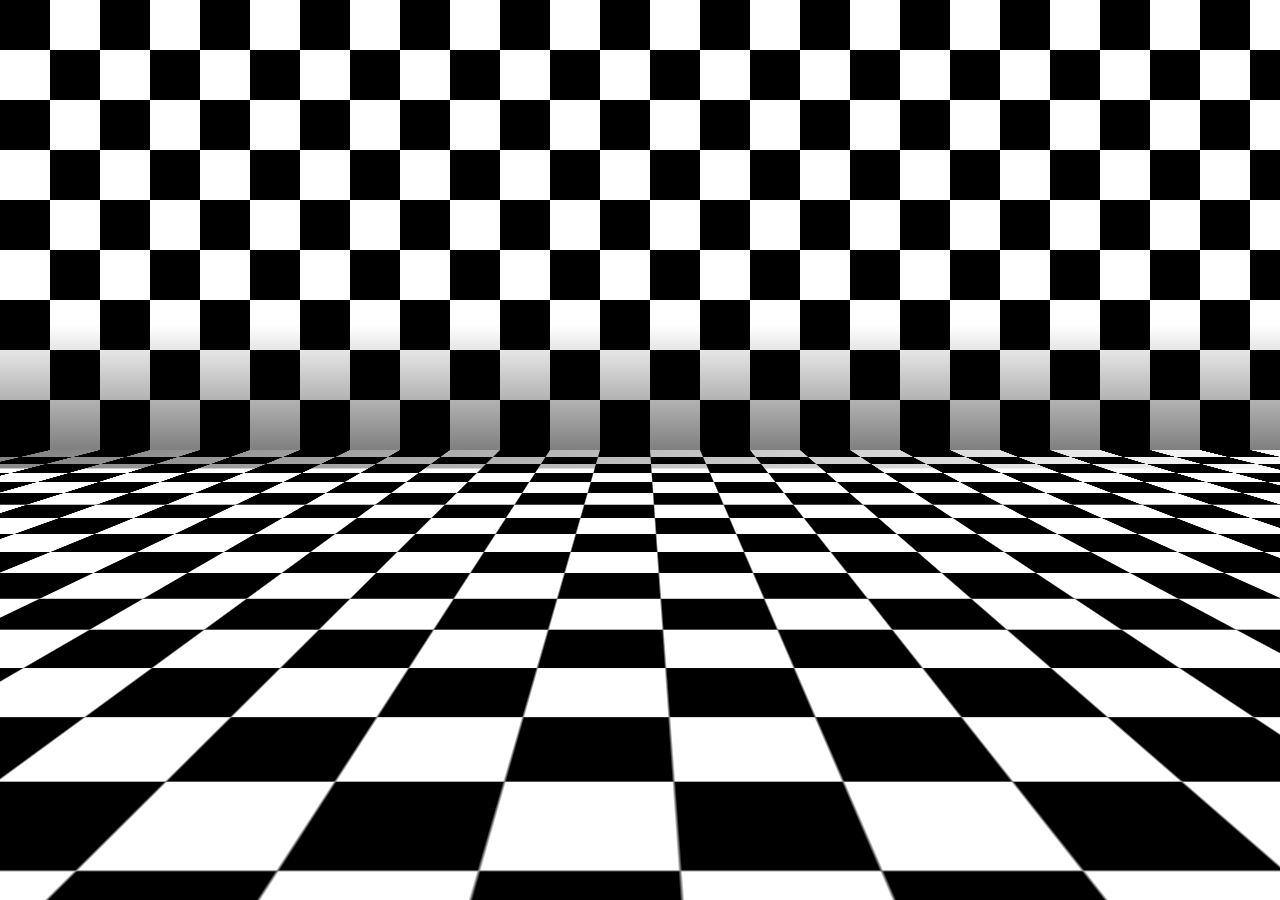
<file: 3D Animation/index.html>
<!DOCTYPE html>
<html lang="en">

<head>
    <meta charset="UTF-8">
    <meta http-equiv="X-UA-Compatible" content="IE=edge">
    <meta name="viewport" content="width=device-width, initial-scale=1.0">
    <title>CSS 3D Background Animation</title>
    <link rel="stylesheet" type="text/css" href="./style.css">
</head>

<body>
    <section>
        <div class="pattern">
            <div class="face face1"></div>
            <div class="face face2"></div>
        </div>
    </section>
</body>

</html>
</file>
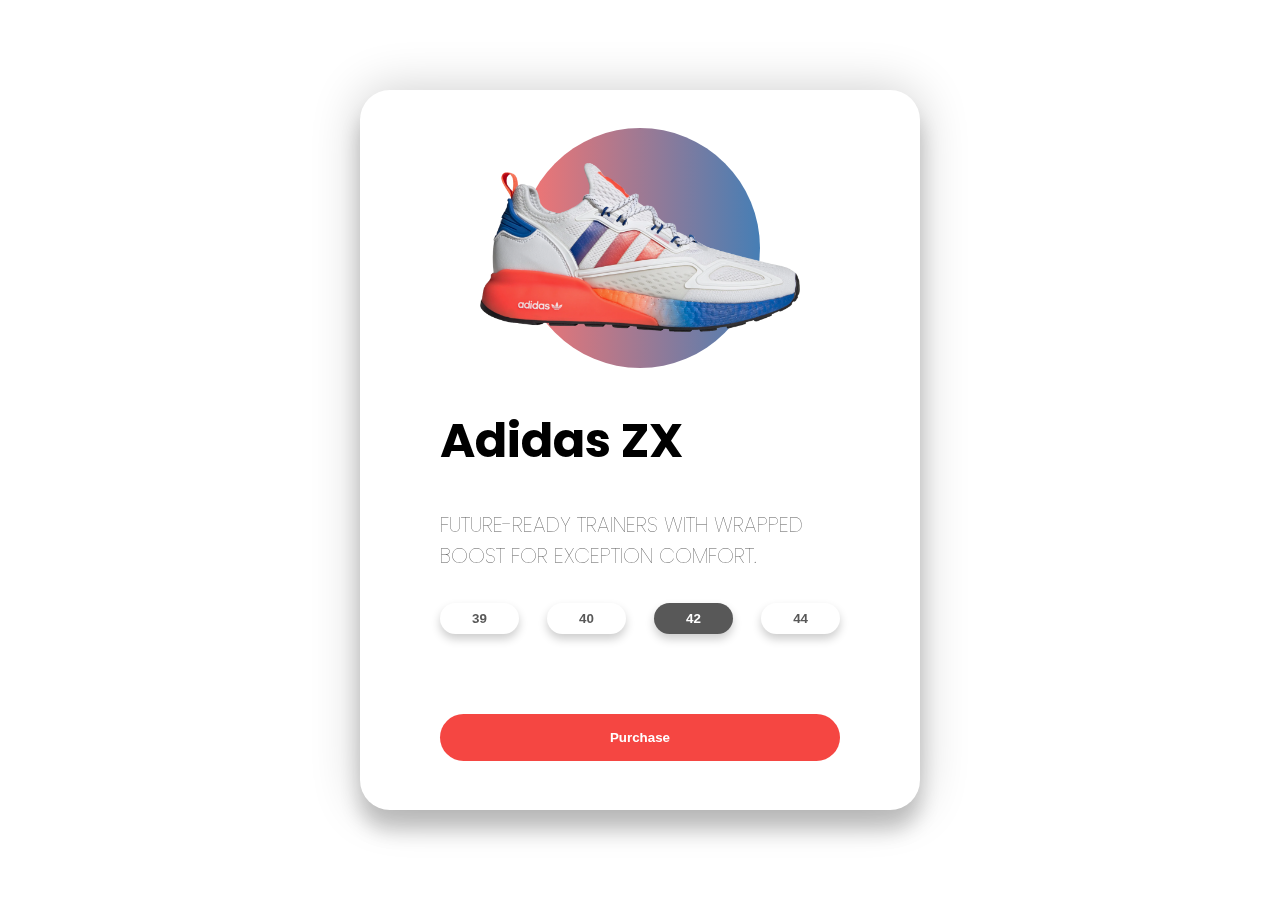
<file: 3D Card Effects/index.html>
<!DOCTYPE html>
<html lang="en">
<head>
    <meta charset="UTF-8">
    <meta name="viewport" content="width=device-width, initial-scale=1.0">
    <title>3d Card Effect</title>
    <link href="https://fonts.googleapis.com/css2?family=Poppins:wght@400;500&display=swap" rel="stylesheet">
    <link rel="stylesheet" href="./style.css">
</head>
<body>
    <div class="container">
        <div class="card">
            <div class="sneaker">
                <div class="circle"></div>
                <img src="./adidas.png" alt="adidas">
            </div>
            <div class="info">
                <h1 class="title">Adidas ZX</h1>
                <h3>FUTURE-READY TRAINERS WITH WRAPPED BOOST FOR EXCEPTION COMFORT.</h3>
                <div class="sizes">
                    <button>39</button>
                    <button>40</button>
                    <button class="active">42</button>
                    <button>44</button>
                </div>
                <div class="purchase">
                    <button>Purchase</button>
                </div>
            </div>
        </div>
    </div>
    <script src="./app.js"></script>
</body>
</html>
</file>
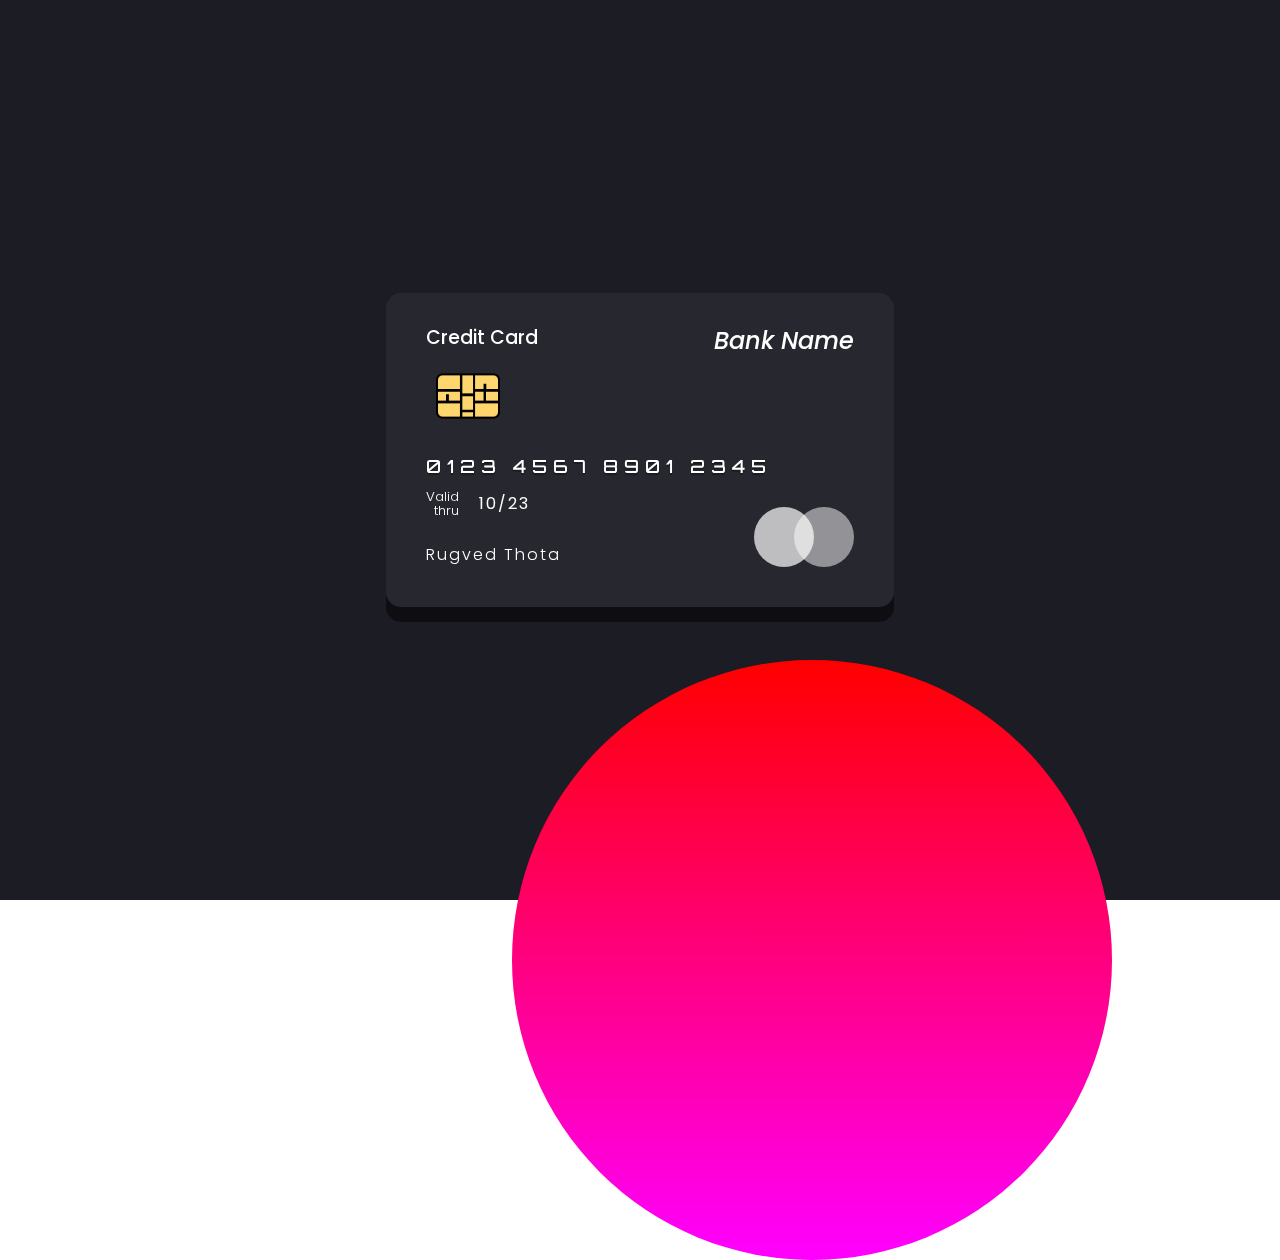
<file: 3D Fake Credit Card/index.html>
<!DOCTYPE html>
<html lang="en">

<head>
    <meta charset="UTF-8">
    <meta http-equiv="X-UA-Compatible" content="IE=edge">
    <meta name="viewport" content="width=device-width, initial-scale=1.0">
    <title>Transparent 3D Flip Card UI Design</title>
    <link rel="stylesheet" href="./style.css">
</head>

<body>
    <section>
        <div class="card">
            <div class="face front">
                <h3 class="credit">Credit Card</h3>
                <h3 class="bank">Bank Name</h3>
                <img src="./chip.png" class="chip">
                <h3 class="number">0123 4567 8901 2345</h3>
                <h5 class="valid"><span>Valid<br>thru</span><span>10/23</span></h5>
                <h5 class="cardHolder">Rugved Thota</h5>
            </div>

            <div class="face back">
                <div class="blackbar"></div>
                <div class="ccvtext">
                    <h5>Autorized Signature-not valid unless signed</h5>
                    <div class="whiteBar"></div>
                    <div class="ccv">123</div>
                </div>
                <p class="text">
                    Lorem ipsum dolor sit amet consectetur adipisicing elit. Cupiditate quos nulla quisquam atque dolore ipsam soluta iusto ipsum! Harum laboriosam tenetur eos debitis dignissimos? Error nam quod cumque maiores et in vero, nulla commodi ea eum iure eos ratione,
                    voluptates dignissimos, architecto fugiat voluptate eligendi earum. Consectetur magnam delectus quod doloribus id porro adipisci eos quae fugit? Dignissimos quas reiciendis fugiat soluta dolores aliquid doloremque aliquam qui maxime,

                </p>
            </div>
        </div>
        <script src="./vanilla-tilt.js"></script>
        <script type="text/javascript">
            VanillaTilt.init(document.querySelector(".card"), {
                max: 20,
                speed: 600,
                glare: false,
                "max-glare": 0.2
            });
        </script>
    </section>
</body>

</html>
</file>
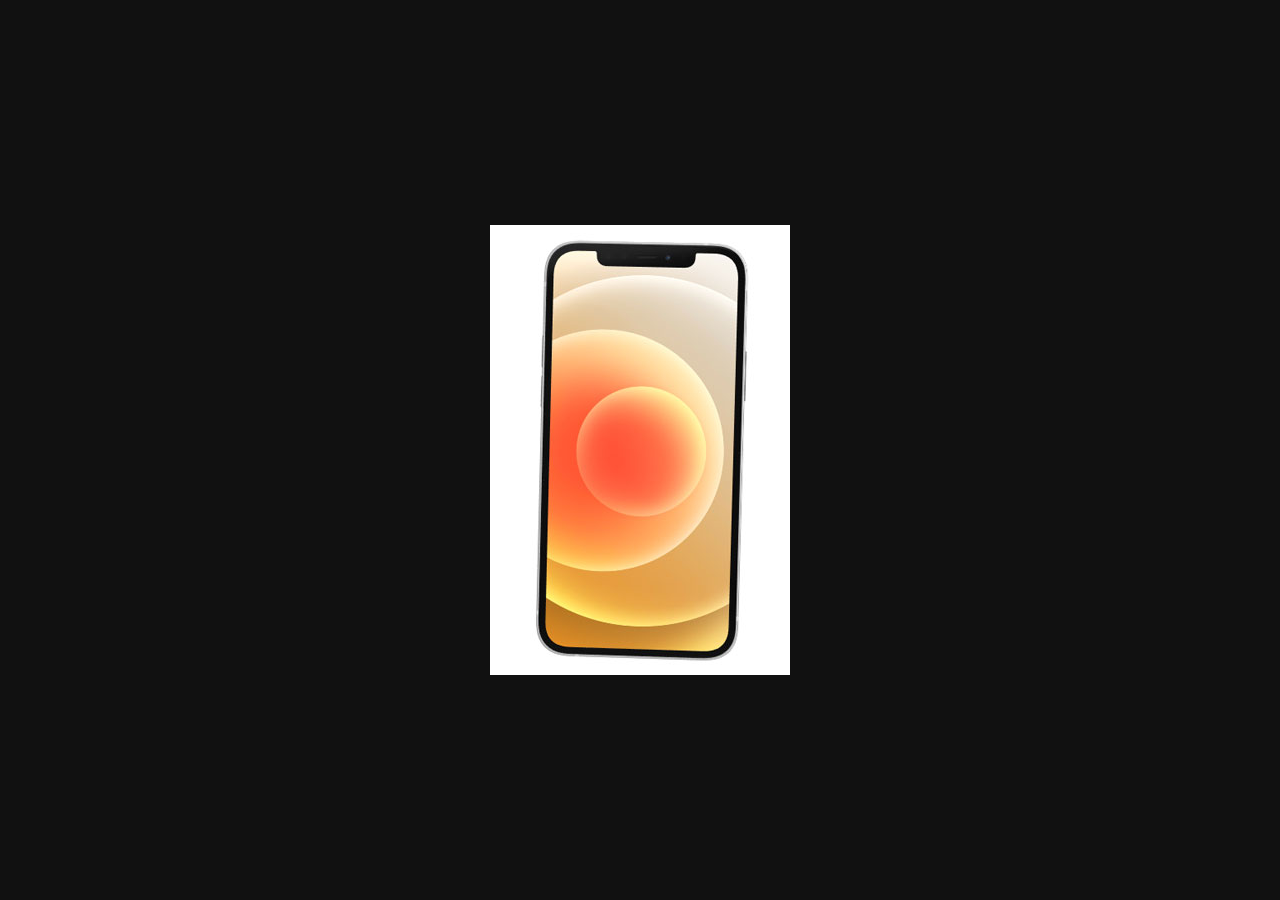
<file: 3D View Image/index.html>
<!DOCTYPE html>
<html lang="en">

<head>
    <meta charset="UTF-8">
    <meta http-equiv="X-UA-Compatible" content="IE=edge">
    <meta name="viewport" content="width=device-width, initial-scale=1.0">
    <title>Pure CSS 360 Degrees Product Viewer</title>
    <link rel="stylesheet" href="./style.css">
</head>

<body>
    <div class="card">
        <span style="--i:0;"></span>
        <img src="./iPhone0.jpg">
        <span style="--i:1;"></span>
        <img src="./iPhone1.jpg">
        <span style="--i:2;"></span>
        <img src="./iPhone2.jpg">
        <span style="--i:3;"></span>
        <img src="./iPhone3.jpg">
        <span style="--i:4;"></span>
        <img src="./iPhone4.jpg">
        <span style="--i:5;"></span>
        <img src="./iPhone5.jpg">
    </div>
</body>

</html>
</file>
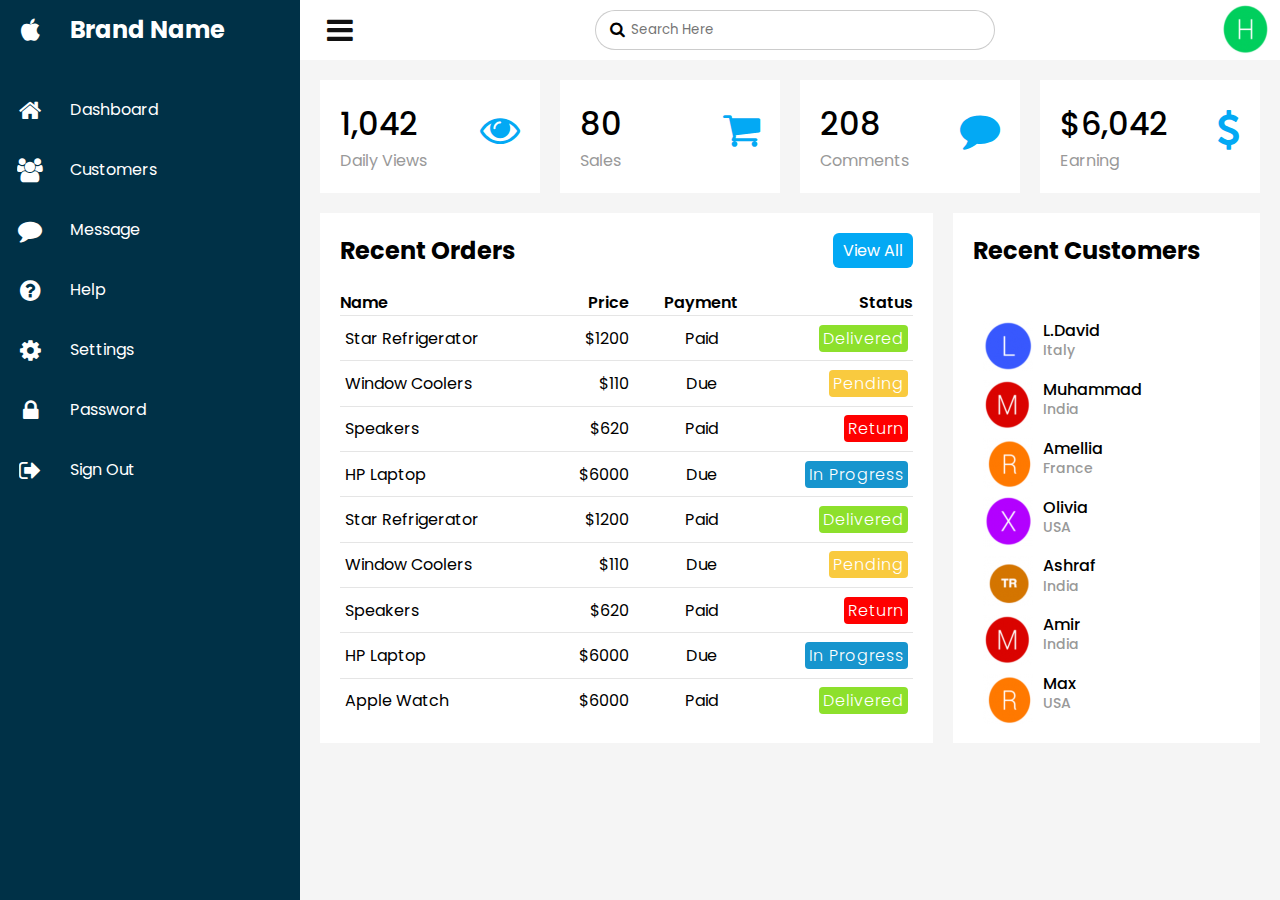
<file: Admin Dashboard Responsive/index.html>
<!DOCTYPE html>
<html lang="en">

<head>
    <meta charset="UTF-8">
    <meta http-equiv="X-UA-Compatible" content="IE=edge">
    <meta name="viewport" content="width=device-width, initial-scale=1.0">
    <title>Responsive Admin Dashboard</title>
    <link rel="stylesheet" href="./style.css">
    <link rel="stylesheet" href="https://cdnjs.cloudflare.com/ajax/libs/font-awesome/4.7.0/css/font-awesome.css" integrity="sha512-5A8nwdMOWrSz20fDsjczgUidUBR8liPYU+WymTZP1lmY9G6Oc7HlZv156XqnsgNUzTyMefFTcsFH/tnJE/+xBg==" crossorigin="anonymous" />
</head>

<body>
    <div class="container">
        <div class="navigation">
            <ul>
                <li>
                    <a href="#">
                        <span class="icon"><i class="fa fa-apple" aria-hidden="true"></i></span>
                        <span class="title"><h2>Brand Name</h2></span>
                    </a>
                </li>
                <li>
                    <a href="#">
                        <span class="icon"><i class="fa fa-home" aria-hidden="true"></i></span>
                        <span class="title">Dashboard</span>
                    </a>
                </li>
                <li>
                    <a href="#">
                        <span class="icon"><i class="fa fa-users" aria-hidden="true"></i></span>
                        <span class="title">Customers</span>
                    </a>
                </li>
                <li>
                    <a href="#">
                        <span class="icon"><i class="fa fa-comment" aria-hidden="true"></i></span>
                        <span class="title">Message</span>
                    </a>
                </li>
                <li>
                    <a href="#">
                        <span class="icon"><i class="fa fa-question-circle" aria-hidden="true"></i></span>
                        <span class="title">Help</span>
                    </a>
                </li>
                <li>
                    <a href="#">
                        <span class="icon"><i class="fa fa-cog" aria-hidden="true"></i></span>
                        <span class="title">Settings</span>
                    </a>
                </li>
                <li>
                    <a href="#">
                        <span class="icon"><i class="fa fa-lock" aria-hidden="true"></i></span>
                        <span class="title">Password</span>
                    </a>
                </li>
                <li>
                    <a href="#">
                        <span class="icon"><i class="fa fa-sign-out" aria-hidden="true"></i></span>
                        <span class="title">Sign Out</span>
                    </a>
                </li>
            </ul>
        </div>
        <div class="main">
            <div class="topbar">
                <div class="toggle" onclick="toggleMenu()"></div>
                <div class="search">
                    <label>
                    <input type="text" placeholder="Search Here">
                    <i class="fa fa-search" aria-hidden="true"></i>
                  </label>
                </div>
                <div class="user">
                    <img src="./user2.png">
                </div>
            </div>
            <div class="cardBox">
                <div class="card">
                    <div>
                        <div class="numbers">1,042</div>
                        <div class="cardName">Daily Views</div>
                    </div>
                    <div class="iconBox">
                        <i class="fa fa-eye" aria-hidden="true"></i>
                    </div>
                </div>
                <div class="card">
                    <div>
                        <div class="numbers">80</div>
                        <div class="cardName">Sales</div>
                    </div>
                    <div class="iconBox">
                        <i class="fa fa-shopping-cart" aria-hidden="true"></i>
                    </div>
                </div>
                <div class="card">
                    <div>
                        <div class="numbers">208</div>
                        <div class="cardName">Comments</div>
                    </div>
                    <div class="iconBox">
                        <i class="fa fa-comment" aria-hidden="true"></i>
                    </div>
                </div>
                <div class="card">
                    <div>
                        <div class="numbers">$6,042</div>
                        <div class="cardName">Earning</div>
                    </div>
                    <div class="iconBox">
                        <i class="fa fa-usd" aria-hidden="true"></i>
                    </div>
                </div>
            </div>

            <div class="details">
                <div class="recentOrders">
                    <div class="cardHeader">
                        <h2>Recent Orders</h2>
                        <a href="#" class="btn">View All</a>
                    </div>
                    <table>
                        <thead>
                            <tr>
                                <td>Name</td>
                                <td>Price</td>
                                <td>Payment</td>
                                <td>Status</td>
                            </tr>
                        </thead>
                        <tbody>
                            <tr>
                                <td>Star Refrigerator</td>
                                <td>$1200</td>
                                <td>Paid</td>
                                <td><span class="status delivered">Delivered</span></td>
                            </tr>
                            <tr>
                                <td>Window Coolers</td>
                                <td>$110</td>
                                <td>Due</td>
                                <td><span class="status pending">Pending</span></td>
                            </tr>
                            <tr>
                                <td>Speakers</td>
                                <td>$620</td>
                                <td>Paid</td>
                                <td><span class="status return">Return</span></td>
                            </tr>
                            <tr>
                                <td>HP Laptop</td>
                                <td>$6000</td>
                                <td>Due</td>
                                <td><span class="status inprogress">In Progress</span></td>
                            </tr>
                            <tr>
                                <td>Star Refrigerator</td>
                                <td>$1200</td>
                                <td>Paid</td>
                                <td><span class="status delivered">Delivered</span></td>
                            </tr>
                            <tr>
                                <td>Window Coolers</td>
                                <td>$110</td>
                                <td>Due</td>
                                <td><span class="status pending">Pending</span></td>
                            </tr>
                            <tr>
                                <td>Speakers</td>
                                <td>$620</td>
                                <td>Paid</td>
                                <td><span class="status return">Return</span></td>
                            </tr>
                            <tr>
                                <td>HP Laptop</td>
                                <td>$6000</td>
                                <td>Due</td>
                                <td><span class="status inprogress">In Progress</span></td>
                            </tr>
                            <tr>
                                <td>Apple Watch</td>
                                <td>$6000</td>
                                <td>Paid</td>
                                <td><span class="status delivered">Delivered</span></td>
                            </tr>
                        </tbody>
                    </table>
                </div>
                <div class="recentCustomers">
                    <div class="cardHeader">
                        <h2>Recent Customers</h2>
                    </div>
                    <table>
                        <tbody>
                            <tr>
                                <td width="60px">
                                    <div class="imgBx"><img src="./user3.png"></div>
                                    <td>
                                        <h4>L.David<br><span>Italy</span></h4>
                                    </td>
                                </td>
                            </tr>
                            <tr>
                                <td width="60px">
                                    <div class="imgBx"><img src="./user4.png"></div>
                                    <td>
                                        <h4>Muhammad<br><span>India</span></h4>
                                    </td>
                                </td>
                            </tr>
                            <tr>
                                <td width="60px">
                                    <div class="imgBx"><img src="./user5.png"></div>
                                    <td>
                                        <h4>Amellia<br><span>France</span></h4>
                                    </td>
                                </td>
                            </tr>
                            <tr>
                                <td width="60px">
                                    <div class="imgBx"><img src="./user6.png"></div>
                                    <td>
                                        <h4>Olivia<br><span>USA</span></h4>
                                    </td>
                                </td>
                            </tr>
                            <tr>
                                <td width="60px">
                                    <div class="imgBx"><img src="./user7.png"></div>
                                    <td>
                                        <h4>Ashraf<br><span>India</span></h4>
                                    </td>
                                </td>
                            </tr>
                            <tr>
                                <td width="60px">
                                    <div class="imgBx"><img src="./user4.png"></div>
                                    <td>
                                        <h4>Amir<br><span>India</span></h4>
                                    </td>
                                </td>
                            </tr>
                            <tr>
                                <td width="60px">
                                    <div class="imgBx"><img src="./user5.png"></div>
                                    <td>
                                        <h4>Max<br><span>USA</span></h4>
                                    </td>
                                </td>
                            </tr>
                        </tbody>
                    </table>
                </div>
            </div>
        </div>
    </div>

    <script>
        function toggleMenu() {
            let toggle = document.querySelector('.toggle');
            let navigation = document.querySelector('.navigation');
            let main = document.querySelector('.main');
            toggle.classList.toggle('active');
            navigation.classList.toggle('active');
            main.classList.toggle('active');
        }
    </script>
</body>

</html>
</file>
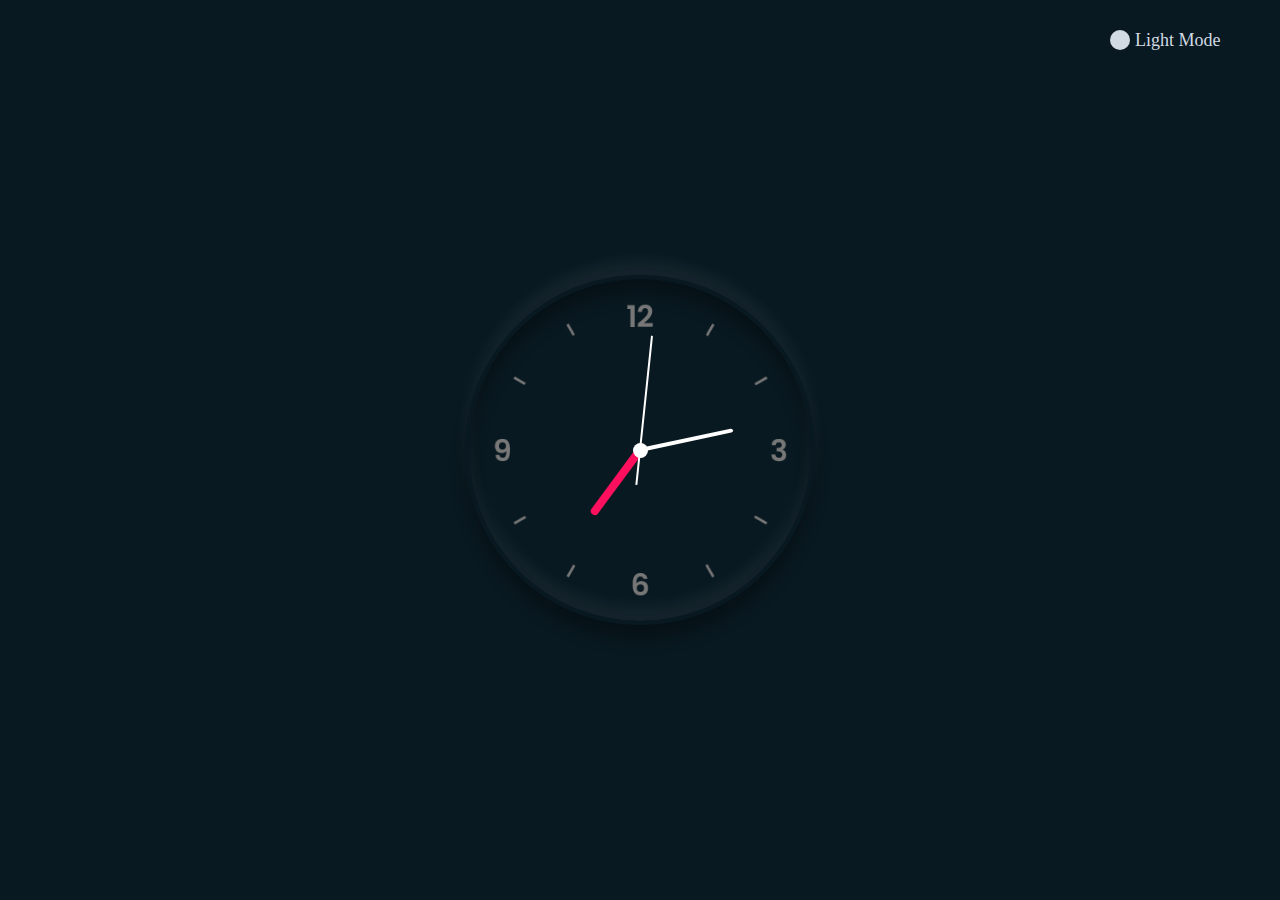
<file: Analogue Clock Dark And Light Mode/index.html>
<!DOCTYPE html>
<html lang="en">

<head>
    <meta charset="UTF-8">
    <meta http-equiv="X-UA-Compatible" content="IE=edge">
    <meta name="viewport" content="width=device-width, initial-scale=1.0">
    <title>Javascript Clock UI Dark</title>
    <link rel="stylesheet" href="./style.css">

</head>

<body>
    <div class="clock">
        <div class="hour">
            <div class="hr" id="hr"></div>
        </div>
        <div class="min">
            <div class="mn" id="mn"></div>
        </div>
        <div class="sec">
            <div class="sc" id="sc"></div>
        </div>
    </div>
    <div class="toggleClass" onclick="toggleClass()"></div>
    <script type="text/javascript">
        function toggleClass() {
            const body = document.querySelector('body');
            const toggleClass = document.querySelector('toggleClass');
            body.classList.toggle('light');
        }




        const deg = 6;
        const hr = document.querySelector('#hr');
        const mn = document.querySelector('#mn');
        const sc = document.querySelector('#sc');

        setInterval(() => {

            let day = new Date();
            let hh = day.getHours() * 30;
            let mm = day.getMinutes() * deg;
            let ss = day.getSeconds() * deg;
            hr.style.transform = `rotateZ(${(hh)+(mm/12)}deg)`;
            mn.style.transform = `rotateZ(${(mm)}deg)`;
            sc.style.transform = `rotateZ(${(ss)}deg)`;
        })
    </script>
</body>

</html>
</file>
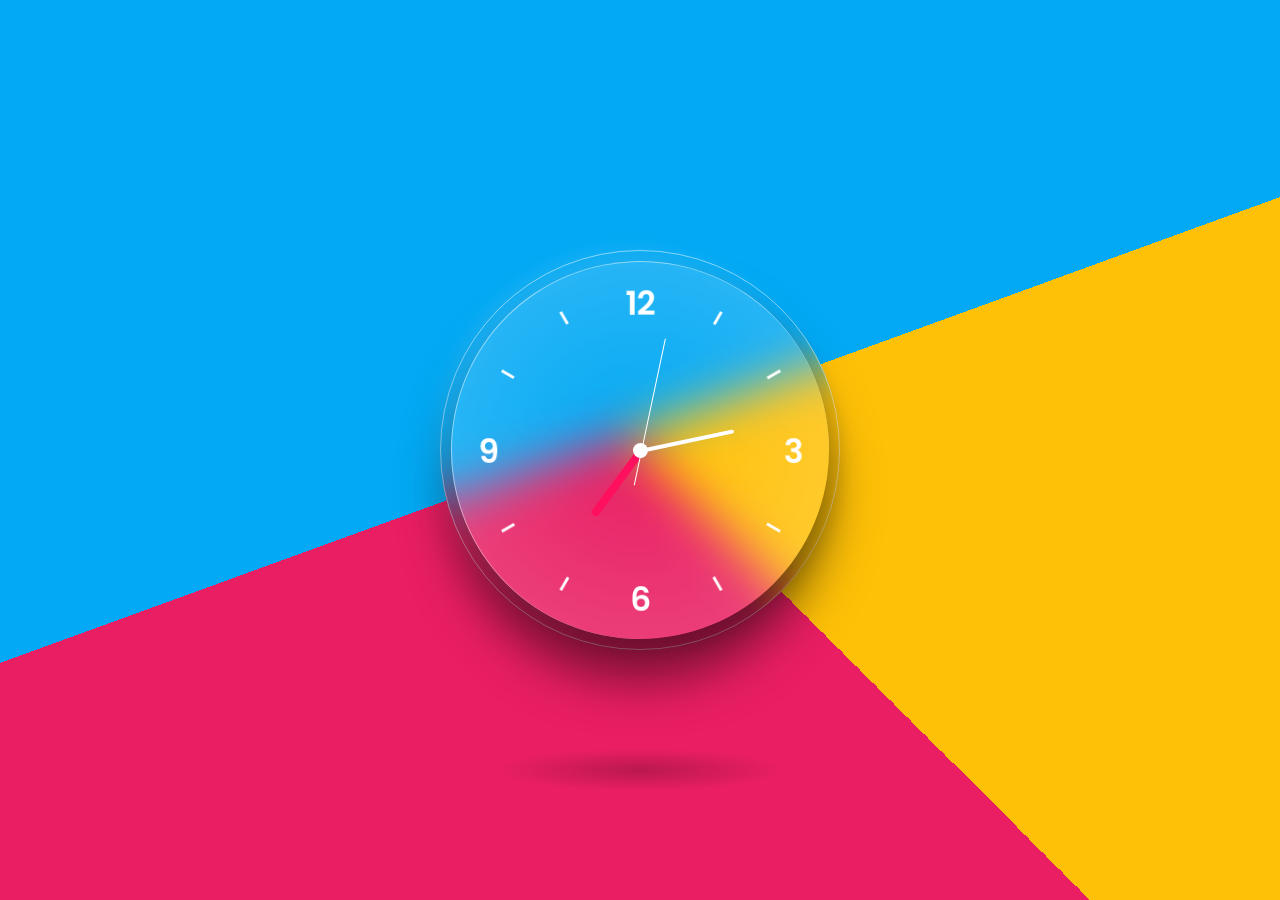
<file: Analogue Clock Remake Glass Morphism/index.html>
<!DOCTYPE html>
<html lang="en">

<head>
    <meta charset="UTF-8">
    <meta http-equiv="X-UA-Compatible" content="IE=edge">
    <meta name="viewport" content="width=device-width, initial-scale=1.0">
    <title>Javascript Clock UI Design</title>
    <link rel="stylesheet" href="./style.css">
</head>

<body>
    <div class="container">
        <div class="box">
            <div class="clock">
                <div class="hour">
                    <div class="hr" id="hr"></div>
                </div>
                <div class="min">
                    <div class="mn" id="mn"></div>
                </div>
                <div class="sec">
                    <div class="sc" id="sc"></div>
                </div>
            </div>
        </div>
    </div>
    <script type="text/javascript">
        const deg = 6;
        const hr = document.querySelector('#hr');
        const mn = document.querySelector('#mn');
        const sc = document.querySelector('#sc');

        setInterval(() => {

            let day = new Date();
            let hh = day.getHours() * 30;
            let mm = day.getMinutes() * deg;
            let ss = day.getSeconds() * deg;
            hr.style.transform = `rotateZ(${(hh)+(mm/12)}deg)`;
            mn.style.transform = `rotateZ(${(mm)}deg)`;
            sc.style.transform = `rotateZ(${(ss)}deg)`;
        })
    </script>
</body>

</html>
</file>
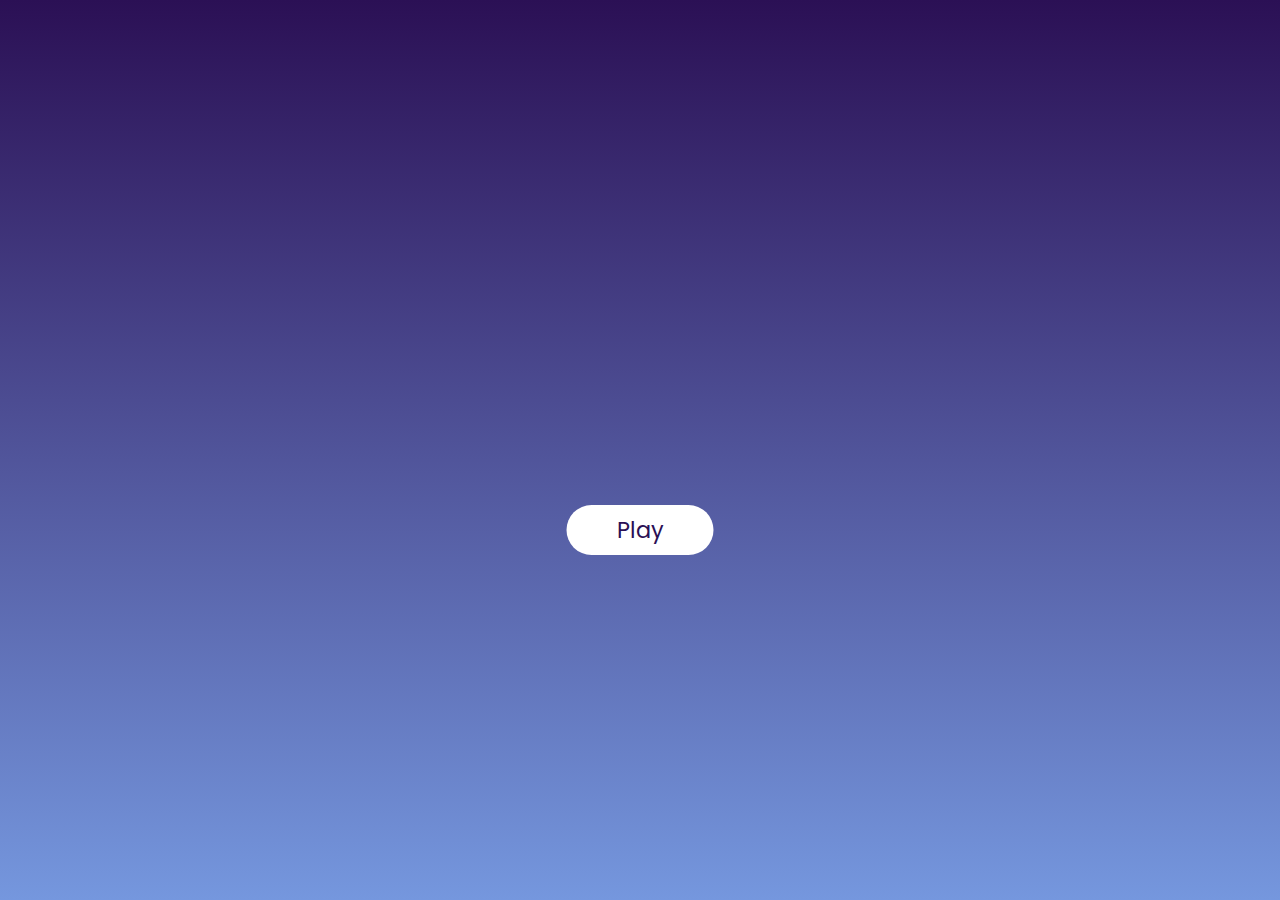
<file: Anime/index.html>
<!DOCTYPE html>
<html lang="en">

<head>
    <meta charset="UTF-8">
    <meta http-equiv="X-UA-Compatible" content="IE=edge">
    <meta name="viewport" content="width=device-width, initial-scale=1.0">
    <title>AnimeJs Timeline Animation</title>
    <link rel="stylesheet" href="./style.css">
</head>

<body>
    <section>
        <img src="./stars.png" id="stars">
        <img src="./moon.png" id="moon">
        <img src="./mountains_behind.png" id="mountains_behind">
        <h2 id="text">Anime<span>JS</span></h2>
        <a href="#" id="btn">Play</a>
        <img src="./mountains_front.png" id="mountains_front">
    </section>
    <script src="./anime.min.js"></script>
    <script>
        var animation = anime.timeline({
            autoplay: false
        });

        animation
            .add({
                targets: '#btn',
                top: '1500px',
                duration: 500,
                easing: 'easeInOutSine',
            })
            .add({
                targets: '#stars',
                top: '0px',
                duration: 1000,
                easing: 'easeInOutBack',
            })
            .add({
                targets: '#mountains_behind',
                bottom: '0px',
                duration: 1000,
                easing: 'easeInOutBack',
            })

        .add({
                targets: '#mountains_behind',
                bottom: '0px',
                duration: 1000,
                easing: 'easeInOutBack',
            })
            .add({
                targets: '#moon',
                top: '0px',
                duration: 1000,
                easing: 'easeInOutBack',
            })
            .add({
                targets: '#mountains_front',
                bottom: '0px',
                duration: 1000,
                easing: 'easeInOutBack',
            })
            .add({
                targets: '#text',
                duration: 1000,
                marginRight: 0,
                easing: 'easeInOutBack',
            })
            .add({
                targets: '#btn',
                top: '50%',
                duration: 1000,
                easing: 'easeInOutBack',
            })

        document.querySelector('#btn').onclick = animation.play;
    </script>
</body>

</html>
</file>
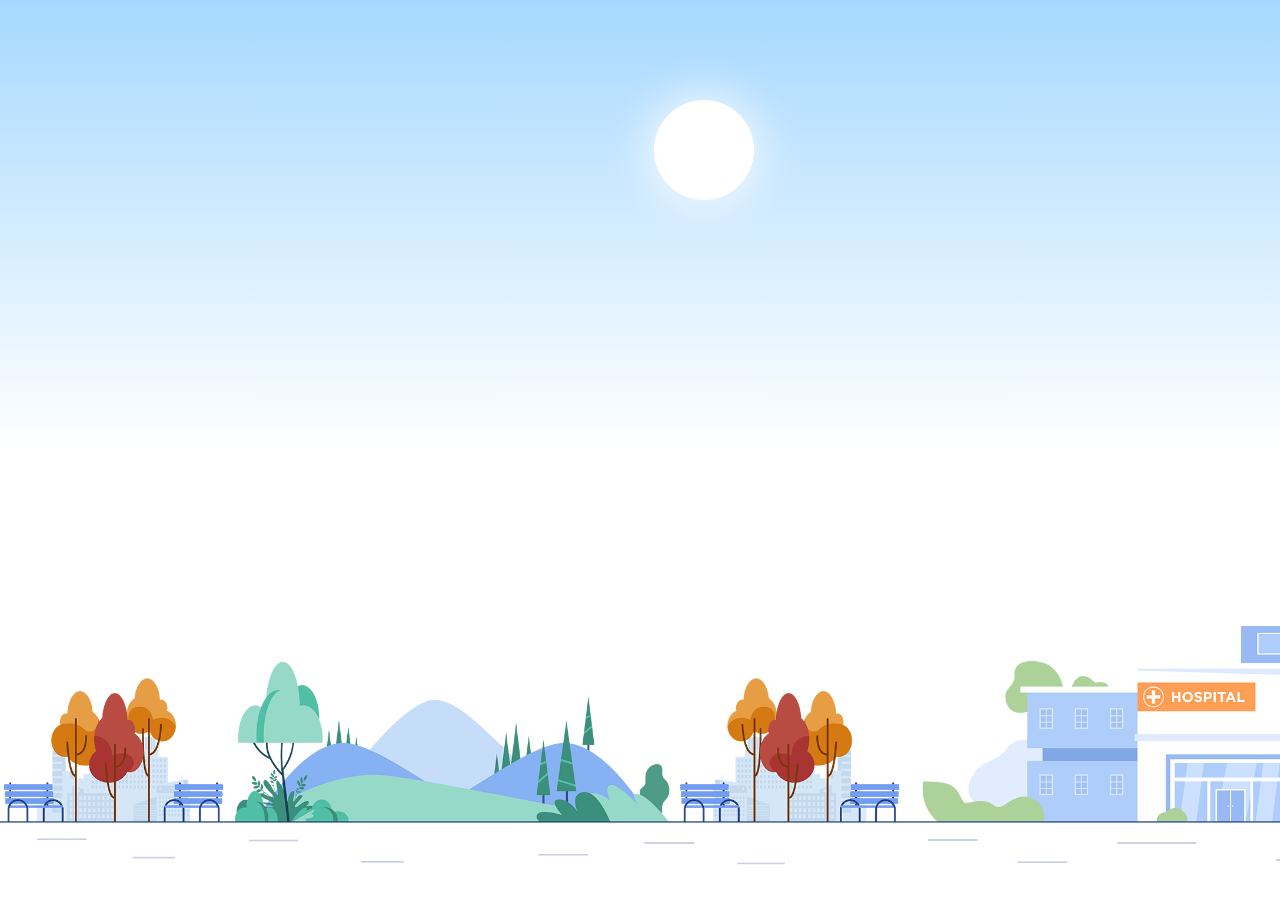
<file: Background Moving Animation/index.html>
<!DOCTYPE html>
<html>

<head>
    <meta charset="utf-8">
    <meta http-equiv="X-UA-Compatible" content="IE=edge">
    <meta name="viewport" content="width=device-width, initial-scale=1">
    <title>CSS Animation Effect</title>
    <link rel="stylesheet" href="./style.css">
</head>

<body>
    <section class="scene">
        <div class="sun"></div>
        <div class="bg">
            <img src="./police_car.gif" class="car1">
            <img src="./police_car.gif" class="car2">
        </div>
    </section>
    <script>
        const sun = document.querySelector('.sun');
        const body = document.querySelector('body');
        sun.onclick = function() {
            body.classList.toggle('dark')
        }
    </script>
</body>

</html>
</file>
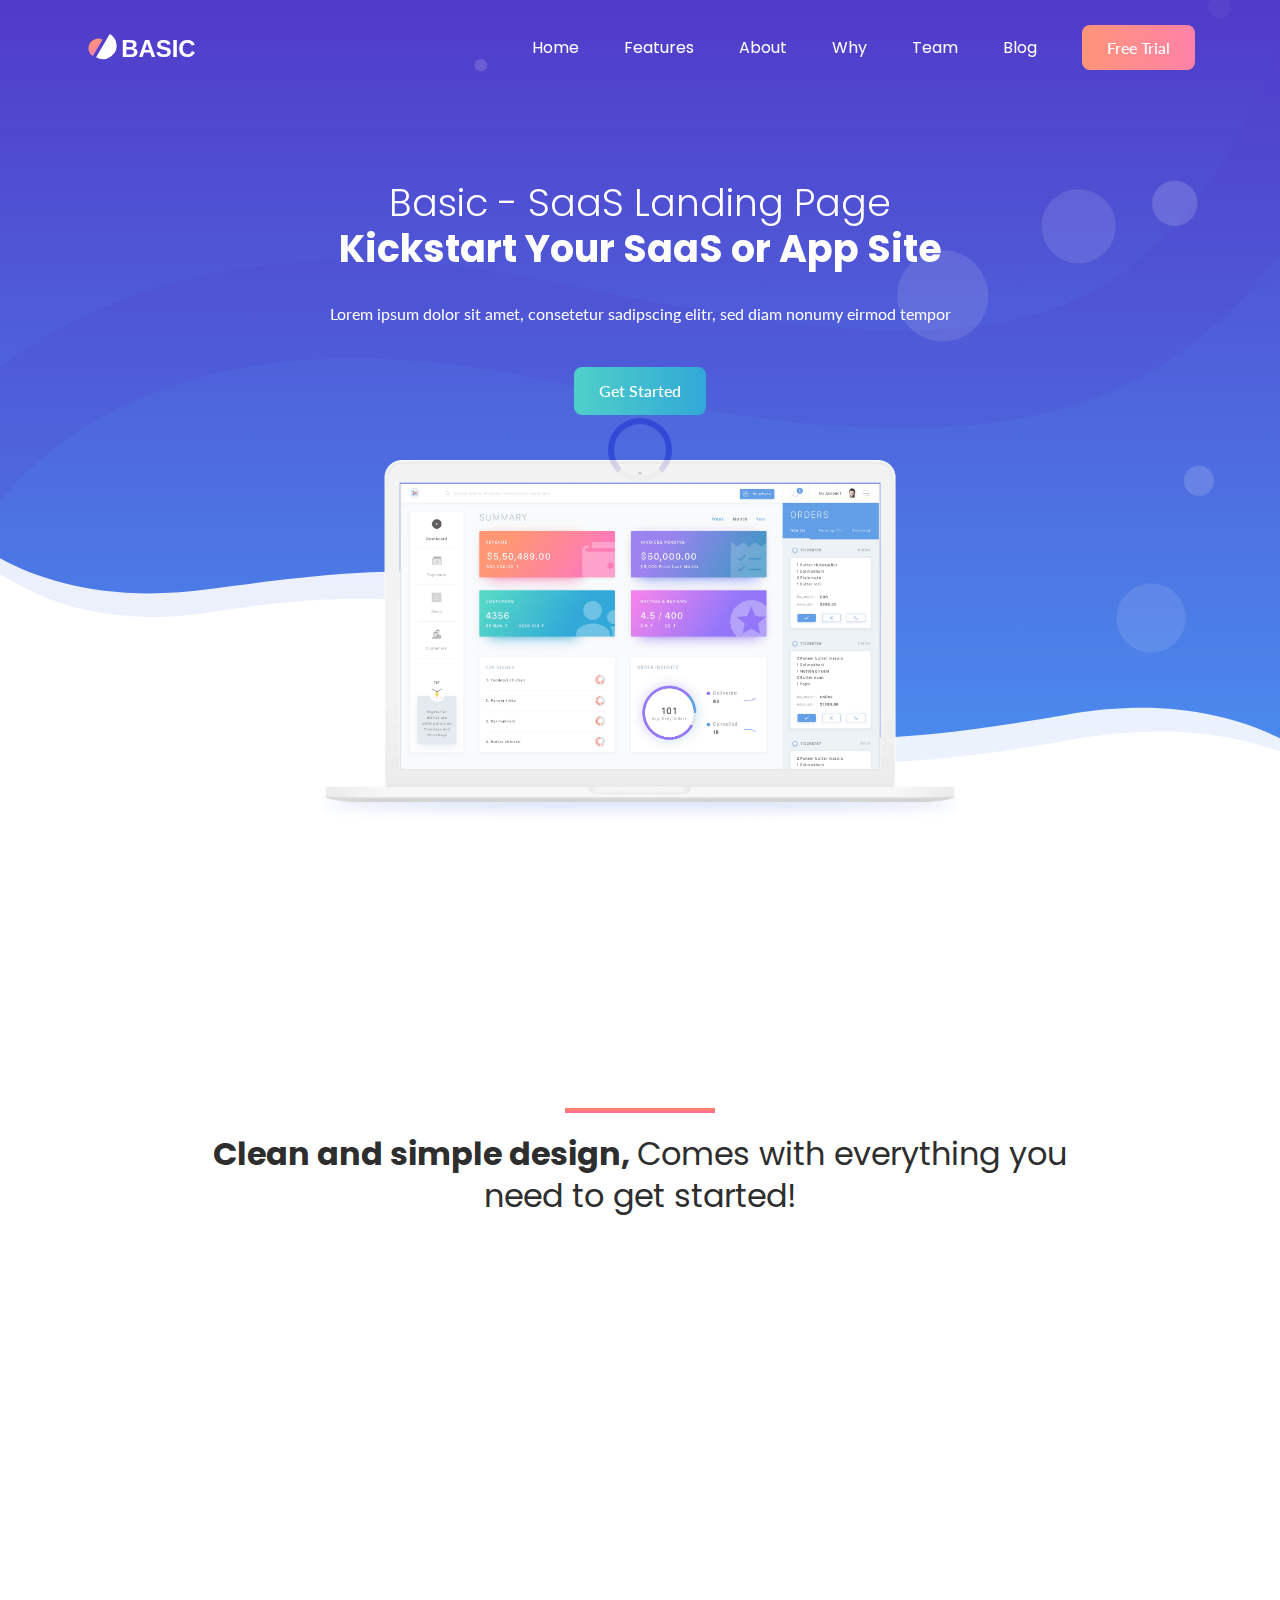
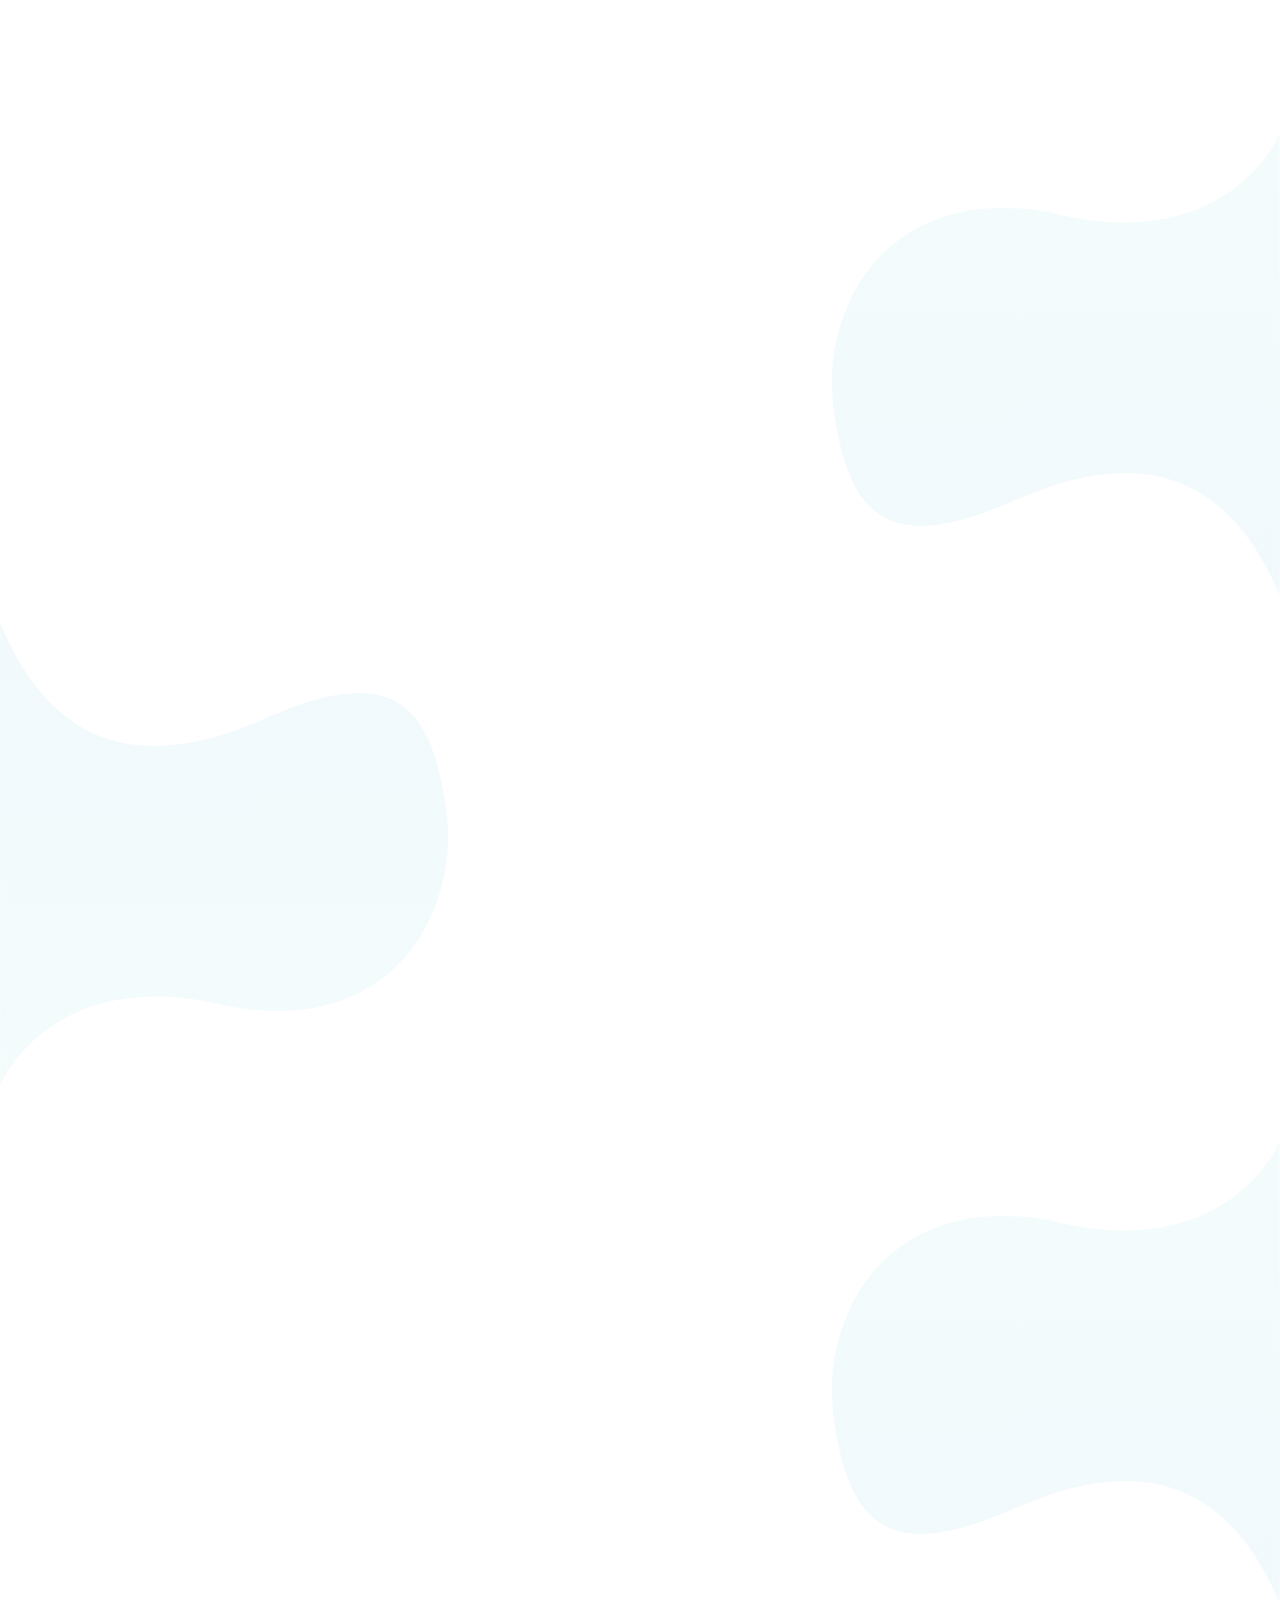
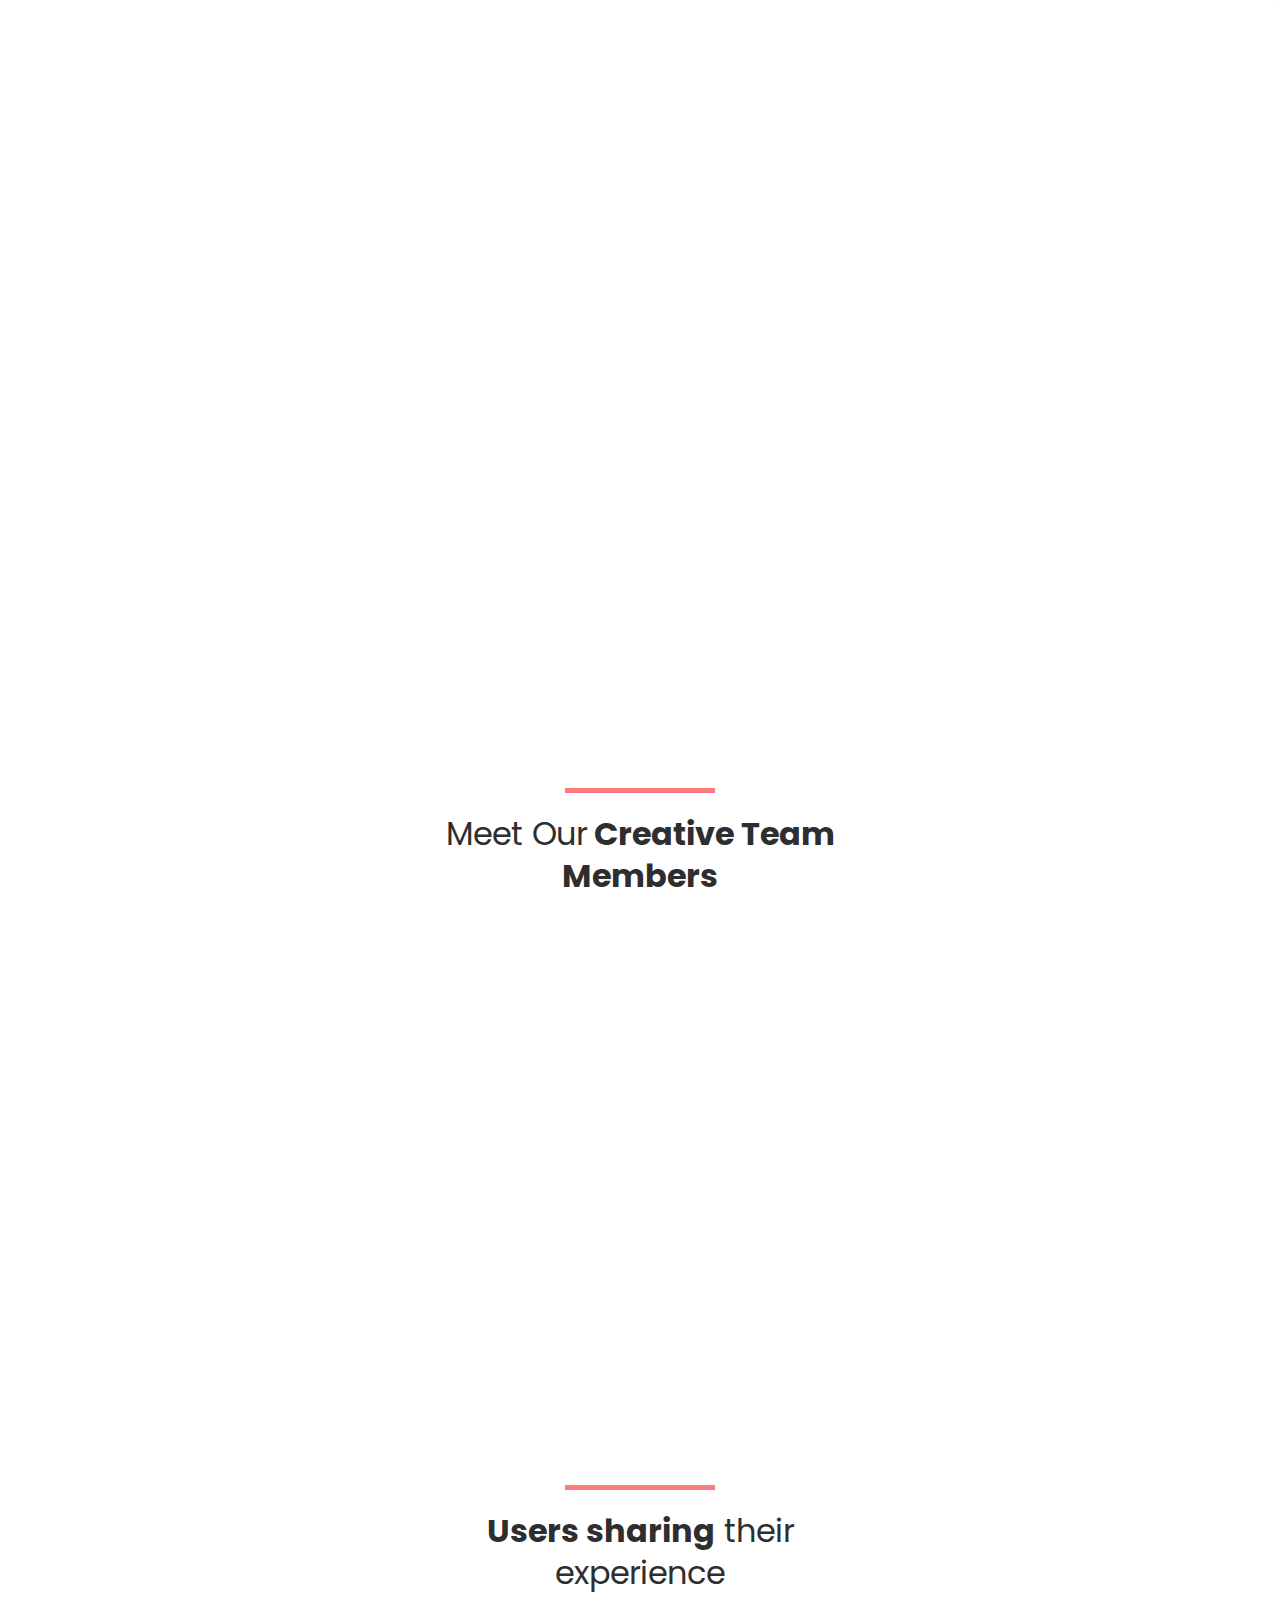
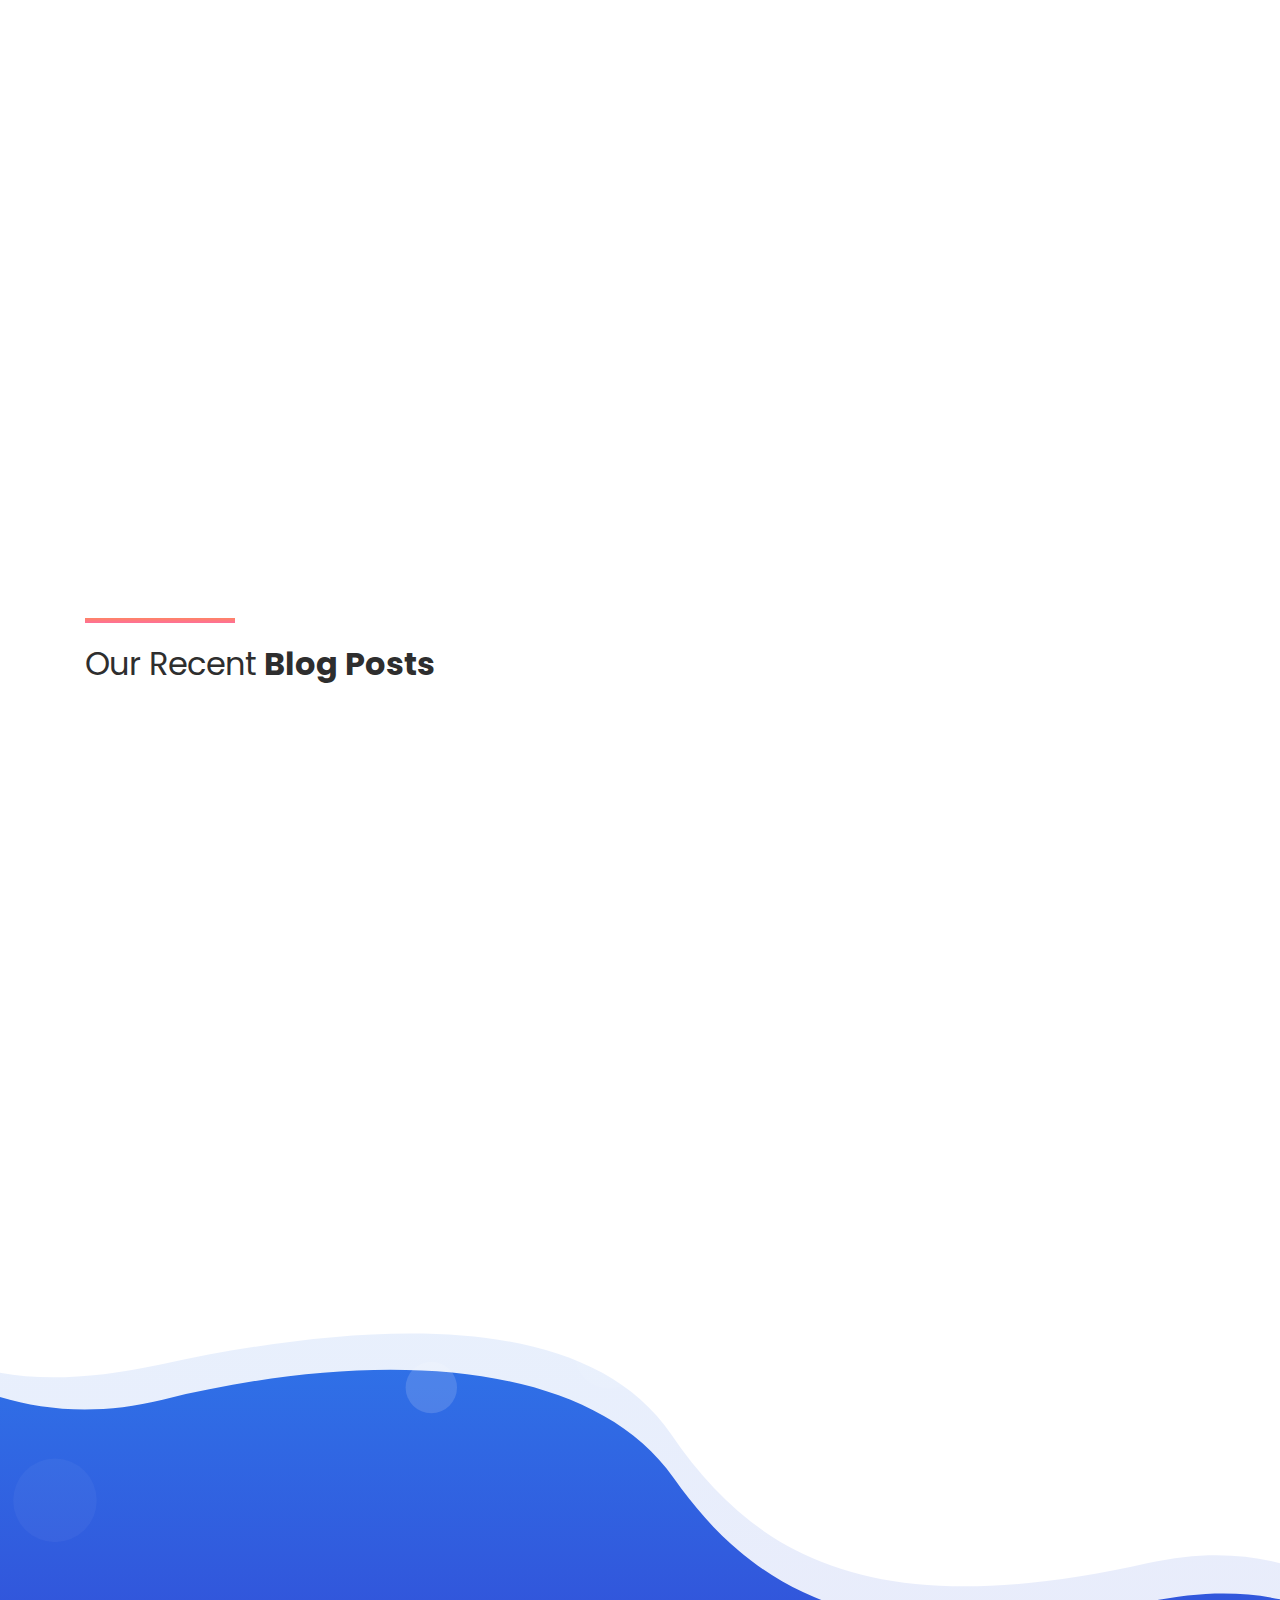
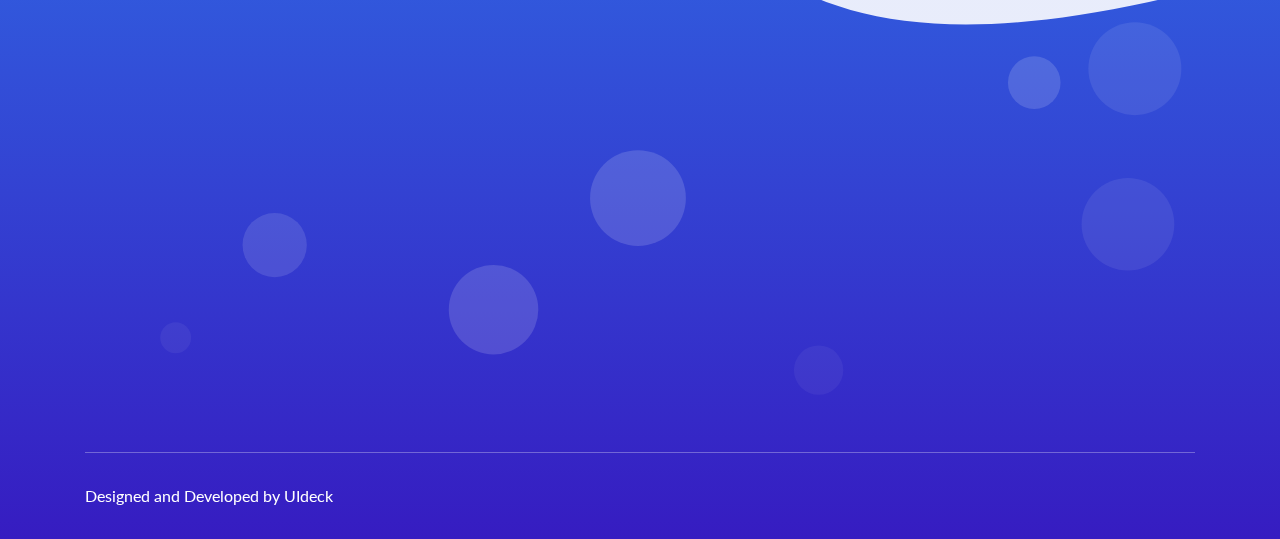
<file: Basic Landing Page/index.html>
<!doctype html>
<html class="no-js" lang="en">

<head>
    <meta charset="utf-8">
    
    <!--====== Title ======-->
    <title>Basic - SaaS Landing Page</title>
    
    <meta name="description" content="">
    <meta name="viewport" content="width=device-width, initial-scale=1">

    <!--====== Favicon Icon ======-->
    <link rel="shortcut icon" href="assets/images/favicon.png" type="image/png">
        
    <!--====== Animate CSS ======-->
    <link rel="stylesheet" href="assets/css/animate.css">
        
    <!--====== Magnific Popup CSS ======-->
    <link rel="stylesheet" href="assets/css/magnific-popup.css">
        
    <!--====== Slick CSS ======-->
    <link rel="stylesheet" href="assets/css/slick.css">
        
    <!--====== Line Icons CSS ======-->
    <link rel="stylesheet" href="assets/css/LineIcons.css">
        
    <!--====== Font Awesome CSS ======-->
    <link rel="stylesheet" href="assets/css/font-awesome.min.css">
        
    <!--====== Bootstrap CSS ======-->
    <link rel="stylesheet" href="assets/css/bootstrap.min.css">
    
    <!--====== Default CSS ======-->
    <link rel="stylesheet" href="assets/css/default.css">
    
    <!--====== Style CSS ======-->
    <link rel="stylesheet" href="assets/css/style.css">
    
</head>

<body>
    <!--[if IE]>
    <p class="browserupgrade">You are using an <strong>outdated</strong> browser. Please <a href="https://browsehappy.com/">upgrade your browser</a> to improve your experience and security.</p>
  <![endif]-->    
   
   
    <!--====== PRELOADER PART START ======-->

    <div class="preloader">
        <div class="loader">
            <div class="ytp-spinner">
                <div class="ytp-spinner-container">
                    <div class="ytp-spinner-rotator">
                        <div class="ytp-spinner-left">
                            <div class="ytp-spinner-circle"></div>
                        </div>
                        <div class="ytp-spinner-right">
                            <div class="ytp-spinner-circle"></div>
                        </div>
                    </div>
                </div>
            </div>
        </div>
    </div>

    <!--====== PRELOADER PART ENDS ======-->
    
    <!--====== HEADER PART START ======-->
    
    <header class="header-area">
        <div class="navbar-area">
            <div class="container">
                <div class="row">
                    <div class="col-lg-12">
                        <nav class="navbar navbar-expand-lg">
                            <a class="navbar-brand" href="index.html">
                                <img src="assets/images/logo.svg" alt="Logo">
                            </a>
                            <button class="navbar-toggler" type="button" data-toggle="collapse" data-target="#navbarSupportedContent" aria-controls="navbarSupportedContent" aria-expanded="false" aria-label="Toggle navigation">
                                <span class="toggler-icon"></span>
                                <span class="toggler-icon"></span>
                                <span class="toggler-icon"></span>
                            </button>

                            <div class="collapse navbar-collapse sub-menu-bar" id="navbarSupportedContent">
                                <ul id="nav" class="navbar-nav ml-auto">
                                    <li class="nav-item active">
                                        <a class="page-scroll" href="#home">Home</a>
                                    </li>
                                    <li class="nav-item">
                                        <a class="page-scroll" href="#features">Features</a>
                                    </li>
                                    <li class="nav-item">
                                        <a class="page-scroll" href="#about">About</a>
                                    </li>
                                    <li class="nav-item">
                                        <a class="page-scroll" href="#facts">Why</a>
                                    </li>
                                    <li class="nav-item">
                                        <a class="page-scroll" href="#team">Team</a>
                                    </li>
                                    <li class="nav-item">
                                        <a class="page-scroll" href="#blog">Blog</a>
                                    </li>
                                </ul>
                            </div> <!-- navbar collapse -->
                            
                            <div class="navbar-btn d-none d-sm-inline-block">
                                <a class="main-btn" data-scroll-nav="0" href="#pricing">Free Trial</a>
                            </div>
                        </nav> <!-- navbar -->
                    </div>
                </div> <!-- row -->
            </div> <!-- container -->
        </div> <!-- navbar area -->
        
        <div id="home" class="header-hero bg_cover" style="background-image: url(assets/images/banner-bg.svg)">
            <div class="container">
                <div class="row justify-content-center">
                    <div class="col-lg-8">
                        <div class="header-hero-content text-center">
                            <h3 class="header-sub-title wow fadeInUp" data-wow-duration="1.3s" data-wow-delay="0.2s">Basic - SaaS Landing Page</h3>
                            <h2 class="header-title wow fadeInUp" data-wow-duration="1.3s" data-wow-delay="0.5s">Kickstart Your SaaS or App Site</h2>
                            <p class="text wow fadeInUp" data-wow-duration="1.3s" data-wow-delay="0.8s">Lorem ipsum dolor sit amet, consetetur sadipscing elitr, sed diam nonumy eirmod tempor</p>
                            <a href="#" class="main-btn wow fadeInUp" data-wow-duration="1.3s" data-wow-delay="1.1s">Get Started</a>
                        </div> <!-- header hero content -->
                    </div>
                </div> <!-- row -->
                <div class="row">
                    <div class="col-lg-12">
                        <div class="header-hero-image text-center wow fadeIn" data-wow-duration="1.3s" data-wow-delay="1.4s">
                            <img src="assets/images/header-hero.png" alt="hero">
                        </div> <!-- header hero image -->
                    </div>
                </div> <!-- row -->
            </div> <!-- container -->
            <div id="particles-1" class="particles"></div>
        </div> <!-- header hero -->
    </header>
    
    <!--====== HEADER PART ENDS ======-->
    
    <!--====== BRAMD PART START ======-->
    
    <div class="brand-area pt-90">
        <div class="container">
            <div class="row">
                <div class="col-lg-12">
                    <div class="brand-logo d-flex align-items-center justify-content-center justify-content-md-between">
                        <div class="single-logo mt-30 wow fadeIn" data-wow-duration="1s" data-wow-delay="0.2s">
                            <img src="assets/images/brand-1.png" alt="brand">
                        </div> <!-- single logo -->
                        <div class="single-logo mt-30 wow fadeIn" data-wow-duration="1.5s" data-wow-delay="0.2s">
                            <img src="assets/images/brand-2.png" alt="brand">
                        </div> <!-- single logo -->
                        <div class="single-logo mt-30 wow fadeIn" data-wow-duration="1.5s" data-wow-delay="0.3s">
                            <img src="assets/images/brand-3.png" alt="brand">
                        </div> <!-- single logo -->
                        <div class="single-logo mt-30 wow fadeIn" data-wow-duration="1.5s" data-wow-delay="0.4s">
                            <img src="assets/images/brand-4.png" alt="brand">
                        </div> <!-- single logo -->
                        <div class="single-logo mt-30 wow fadeIn" data-wow-duration="1.5s" data-wow-delay="0.5s">
                            <img src="assets/images/brand-5.png" alt="brand">
                        </div> <!-- single logo -->
                    </div> <!-- brand logo -->
                </div>
            </div>   <!-- row -->
        </div> <!-- container -->
    </div>
    
    <!--====== BRAMD PART ENDS ======-->
    
    <!--====== SERVICES PART START ======-->
    
    <section id="features" class="services-area pt-120">
        <div class="container">
            <div class="row justify-content-center">
                <div class="col-lg-10">
                    <div class="section-title text-center pb-40">
                        <div class="line m-auto"></div>
                        <h3 class="title">Clean and simple design, <span> Comes with everything you need to get started!</span></h3>
                    </div> <!-- section title -->
                </div>
            </div> <!-- row -->
            <div class="row justify-content-center">
                <div class="col-lg-4 col-md-7 col-sm-8">
                    <div class="single-services text-center mt-30 wow fadeIn" data-wow-duration="1s" data-wow-delay="0.2s">
                        <div class="services-icon">
                            <img class="shape" src="assets/images/services-shape.svg" alt="shape">
                            <img class="shape-1" src="assets/images/services-shape-1.svg" alt="shape">
                            <i class="lni-baloon"></i>
                        </div>
                        <div class="services-content mt-30">
                            <h4 class="services-title"><a href="#">Clean</a></h4>
                            <p class="text">Lorem ipsum dolor sit amet,consetetur sadipscing elitr, seddiam nonu eirmod tempor invidunt labore.</p>
                            <a class="more" href="#">Learn More <i class="lni-chevron-right"></i></a>
                        </div>
                    </div> <!-- single services -->
                </div>
                <div class="col-lg-4 col-md-7 col-sm-8">
                    <div class="single-services text-center mt-30 wow fadeIn" data-wow-duration="1s" data-wow-delay="0.5s">
                        <div class="services-icon">
                            <img class="shape" src="assets/images/services-shape.svg" alt="shape">
                            <img class="shape-1" src="assets/images/services-shape-2.svg" alt="shape">
                            <i class="lni-cog"></i>
                        </div>
                        <div class="services-content mt-30">
                            <h4 class="services-title"><a href="#">Robust</a></h4>
                            <p class="text">Lorem ipsum dolor sit amet,consetetur sadipscing elitr, seddiam nonu eirmod tempor invidunt labore.</p>
                            <a class="more" href="#">Learn More <i class="lni-chevron-right"></i></a>
                        </div>
                    </div> <!-- single services -->
                </div>
                <div class="col-lg-4 col-md-7 col-sm-8">
                    <div class="single-services text-center mt-30 wow fadeIn" data-wow-duration="1s" data-wow-delay="0.8s">
                        <div class="services-icon">
                            <img class="shape" src="assets/images/services-shape.svg" alt="shape">
                            <img class="shape-1" src="assets/images/services-shape-3.svg" alt="shape">
                            <i class="lni-bolt-alt"></i>
                        </div>
                        <div class="services-content mt-30">
                            <h4 class="services-title"><a href="#">Powerful</a></h4>
                            <p class="text">Lorem ipsum dolor sit amet,consetetur sadipscing elitr, seddiam nonu eirmod tempor invidunt labore.</p>
                            <a class="more" href="#">Learn More <i class="lni-chevron-right"></i></a>
                        </div>
                    </div> <!-- single services -->
                </div>
            </div> <!-- row -->
        </div> <!-- container -->
    </section>
    
    <!--====== SERVICES PART ENDS ======-->
    
    <!--====== ABOUT PART START ======-->
    
    <section id="about" class="about-area pt-70">
        <div class="container">
            <div class="row">
                <div class="col-lg-6">
                    <div class="about-content mt-50 wow fadeInLeftBig" data-wow-duration="1s" data-wow-delay="0.5s">
                        <div class="section-title">
                            <div class="line"></div>
                            <h3 class="title">Quick & Easy <span>to Use Bootstrap Template</span></h3>
                        </div> <!-- section title -->
                        <p class="text">Lorem ipsum dolor sit amet, consetetur sadipscing elitr, seiam nonumy eirmod tempor invidunt ut labore et dolore magna aliquyam erat, sed diam voluptua. At vero eos et accusam et justo duo dolores et ea rebum. Stet clita kasd gubergren, no sea takimata sanctus est Lorem ipsum dolor sit amet. Lorem ipsum dolor sit amet, consetetur sadipscing.</p>
                        <a href="#" class="main-btn">Try it Free</a>
                    </div> <!-- about content -->
                </div>
                <div class="col-lg-6">
                    <div class="about-image text-center mt-50 wow fadeInRightBig" data-wow-duration="1s" data-wow-delay="0.5s">
                        <img src="assets/images/about1.svg" alt="about">
                    </div> <!-- about image -->
                </div>
            </div> <!-- row -->
        </div> <!-- container -->
        <div class="about-shape-1">
            <img src="assets/images/about-shape-1.svg" alt="shape">
        </div>
    </section>
    
    <!--====== ABOUT PART ENDS ======-->
    
    <!--====== ABOUT PART START ======-->
    
    <section class="about-area pt-70">
        <div class="about-shape-2">
            <img src="assets/images/about-shape-2.svg" alt="shape">
        </div>
        <div class="container">
            <div class="row">
                <div class="col-lg-6 order-lg-last">
                    <div class="about-content mt-50 wow fadeInLeftBig" data-wow-duration="1s" data-wow-delay="0.5s">
                        <div class="section-title">
                            <div class="line"></div>
                            <h3 class="title">Modern design <span> with Essential Features</span></h3>
                        </div> <!-- section title -->
                        <p class="text">Lorem ipsum dolor sit amet, consetetur sadipscing elitr, seiam nonumy eirmod tempor invidunt ut labore et dolore magna aliquyam erat, sed diam voluptua. At vero eos et accusam et justo duo dolores et ea rebum. Stet clita kasd gubergren, no sea takimata sanctus est Lorem ipsum dolor sit amet. Lorem ipsum dolor sit amet, consetetur sadipscing.</p>
                        <a href="#" class="main-btn">Try it Free</a>
                    </div> <!-- about content -->
                </div>
                <div class="col-lg-6 order-lg-first">
                    <div class="about-image text-center mt-50 wow fadeInRightBig" data-wow-duration="1s" data-wow-delay="0.5s">
                        <img src="assets/images/about2.svg" alt="about">
                    </div> <!-- about image -->
                </div>
            </div> <!-- row -->
        </div> <!-- container -->
    </section>


    <!--====== ABOUT PART START ======-->
    
    <section class="about-area pt-70">
        <div class="container">
            <div class="row">
                <div class="col-lg-6">
                    <div class="about-content mt-50 wow fadeInLeftBig" data-wow-duration="1s" data-wow-delay="0.5s">
                        <div class="section-title">
                            <div class="line"></div>
                            <h3 class="title"><span>Crafted for</span> SaaS, App and Software Landing Page</h3>
                        </div> <!-- section title -->
                        <p class="text">Lorem ipsum dolor sit amet, consetetur sadipscing elitr, seiam nonumy eirmod tempor invidunt ut labore et dolore magna aliquyam erat, sed diam voluptua. At vero eos et accusam et justo duo dolores et ea rebum. Stet clita kasd gubergren, no sea takimata sanctus est Lorem ipsum dolor sit amet. Lorem ipsum dolor sit amet, consetetur sadipscing.</p>
                        <a href="#" class="main-btn">Try it Free</a>
                    </div> <!-- about content -->
                </div>
                <div class="col-lg-6">
                    <div class="about-image text-center mt-50 wow fadeInRightBig" data-wow-duration="1s" data-wow-delay="0.5s">
                        <img src="assets/images/about3.svg" alt="about">
                    </div> <!-- about image -->
                </div>
            </div> <!-- row -->
        </div> <!-- container -->
        <div class="about-shape-1">
            <img src="assets/images/about-shape-1.svg" alt="shape">
        </div>
    </section>
    
    <!--====== ABOUT PART ENDS ======-->

    
    <!--====== ABOUT PART ENDS ======-->
    
    <!--====== VIDEO COUNTER PART START ======-->
    
    <section id="facts" class="video-counter pt-70">
        <div class="container">
            <div class="row">
                <div class="col-lg-6">
                    <div class="video-content mt-50 wow fadeIn" data-wow-duration="1s" data-wow-delay="0.5s">
                        <img class="dots" src="assets/images/dots.svg" alt="dots">
                        <div class="video-wrapper">
                            <div class="video-image">
                                <img src="assets/images/video.png" alt="video">
                            </div>
                            <div class="video-icon">
                                <a href="https://www.youtube.com/watch?v=r44RKWyfcFw" class="video-popup"><i class="lni-play"></i></a>
                            </div>
                        </div> <!-- video wrapper -->
                    </div> <!-- video content -->
                </div>
                <div class="col-lg-6">
                    <div class="counter-wrapper mt-50 wow fadeIn" data-wow-duration="1s" data-wow-delay="0.8s">
                        <div class="counter-content">
                            <div class="section-title">
                                <div class="line"></div>
                                <h3 class="title">Cool facts <span> this about app</span></h3>
                            </div> <!-- section title -->
                            <p class="text">Lorem ipsum dolor sit amet, consetetur sadipscing elitr, seiam nonumy eirmod tempor invidunt ut labore et dolore magna aliquyam erat, sed diam voluptua.</p>
                        </div> <!-- counter content -->
                        <div class="row no-gutters">
                            <div class="col-4">
                                <div class="single-counter counter-color-1 d-flex align-items-center justify-content-center">
                                    <div class="counter-items text-center">
                                        <span class="count"><span class="counter">125</span>K</span>
                                        <p class="text">Downloads</p>
                                    </div>
                                </div> <!-- single counter -->
                            </div>
                            <div class="col-4">
                                <div class="single-counter counter-color-2 d-flex align-items-center justify-content-center">
                                    <div class="counter-items text-center">
                                        <span class="count"><span class="counter">87</span>K</span>
                                        <p class="text">Active Users</p>
                                    </div>
                                </div> <!-- single counter -->
                            </div>
                            <div class="col-4">
                                <div class="single-counter counter-color-3 d-flex align-items-center justify-content-center">
                                    <div class="counter-items text-center">
                                        <span class="count"><span class="counter">4.8</span></span>
                                        <p class="text">User Rating</p>
                                    </div>
                                </div> <!-- single counter -->
                            </div>
                        </div> <!-- row -->
                    </div> <!-- counter wrapper -->
                </div>
            </div> <!-- row -->
        </div> <!-- container -->
    </section>
    
    <!--====== VIDEO COUNTER PART ENDS ======-->
    
    <!--====== TEAM PART START ======-->
    
    <section id="team" class="team-area pt-120">
        <div class="container">
            <div class="row justify-content-center">
                <div class="col-lg-5">
                    <div class="section-title text-center pb-30">
                        <div class="line m-auto"></div>
                        <h3 class="title"><span>Meet Our</span> Creative Team Members</h3>
                    </div> <!-- section title -->
                </div>
            </div> <!-- row -->
            <div class="row justify-content-center">
                <div class="col-lg-4 col-md-7 col-sm-8">
                    <div class="single-team text-center mt-30 wow fadeIn" data-wow-duration="1s" data-wow-delay="0.2s">
                        <div class="team-image">
                            <img src="assets/images/team-1.png" alt="Team">
                            <div class="social">
                                <ul>
                                    <li><a href="#"><i class="lni-facebook-filled"></i></a></li>
                                    <li><a href="#"><i class="lni-twitter-filled"></i></a></li>
                                    <li><a href="#"><i class="lni-instagram-filled"></i></a></li>
                                    <li><a href="#"><i class="lni-linkedin-original"></i></a></li>
                                </ul>
                            </div>
                        </div>
                        <div class="team-content">
                            <h5 class="holder-name"><a href="#">Isabela Moreira</a></h5>
                            <p class="text">Founder and CEO</p>
                        </div>
                    </div> <!-- single team -->
                </div>
                <div class="col-lg-4 col-md-7 col-sm-8">
                    <div class="single-team text-center mt-30 wow fadeIn" data-wow-duration="1s" data-wow-delay="0.5s">
                        <div class="team-image">
                            <img src="assets/images/team-2.png" alt="Team">
                            <div class="social">
                                <ul>
                                    <li><a href="#"><i class="lni-facebook-filled"></i></a></li>
                                    <li><a href="#"><i class="lni-twitter-filled"></i></a></li>
                                    <li><a href="#"><i class="lni-instagram-filled"></i></a></li>
                                    <li><a href="#"><i class="lni-linkedin-original"></i></a></li>
                                </ul>
                            </div>
                        </div>
                        <div class="team-content">
                            <h5 class="holder-name"><a href="#">Elon Musk</a></h5>
                            <p class="text">Sr. Software Engineer</p>
                        </div>
                    </div> <!-- single team -->
                </div>
                <div class="col-lg-4 col-md-7 col-sm-8">
                    <div class="single-team text-center mt-30 wow fadeIn" data-wow-duration="1s" data-wow-delay="0.8s">
                        <div class="team-image">
                            <img src="assets/images/team-3.png" alt="Team">
                            <div class="social">
                                <ul>
                                    <li><a href="#"><i class="lni-facebook-filled"></i></a></li>
                                    <li><a href="#"><i class="lni-twitter-filled"></i></a></li>
                                    <li><a href="#"><i class="lni-instagram-filled"></i></a></li>
                                    <li><a href="#"><i class="lni-linkedin-original"></i></a></li>
                                </ul>
                            </div>
                        </div>
                        <div class="team-content">
                            <h5 class="holder-name"><a href="#">Fiona Smith</a></h5>
                            <p class="text">Business Development Manager</p>
                        </div>
                    </div> <!-- single team -->
                </div>
            </div> <!-- row -->
        </div> <!-- container -->
    </section>
    
    <!--====== TEAM PART ENDS ======-->
    
    <!--====== TESTIMONIAL PART START ======-->
    
    <section id="testimonial" class="testimonial-area pt-120">
        <div class="container">
            <div class="row justify-content-center">
                <div class="col-lg-5">
                    <div class="section-title text-center pb-40">
                        <div class="line m-auto"></div>
                        <h3 class="title">Users sharing<span> their experience</span></h3>
                    </div> <!-- section title -->
                </div>
            </div> <!-- row -->
            <div class="row testimonial-active wow fadeInUpBig" data-wow-duration="1s" data-wow-delay="0.8s">
                <div class="col-lg-4">
                    <div class="single-testimonial">
                        <div class="testimonial-review d-flex align-items-center justify-content-between">
                            <div class="quota">
                                <i class="lni-quotation"></i>
                            </div>
                            <div class="star">
                                <ul>
                                    <li><i class="lni-star-filled"></i></li>
                                    <li><i class="lni-star-filled"></i></li>
                                    <li><i class="lni-star-filled"></i></li>
                                    <li><i class="lni-star-filled"></i></li>
                                    <li><i class="lni-star-filled"></i></li>
                                </ul>
                            </div>
                        </div>
                        <div class="testimonial-text">
                            <p class="text">Lorem ipsum dolor sit amet,consetetur sadipscing elitr, seddiam nonu eirmod tempor invidunt labore.Lorem ipsum dolor sit amet,consetetur sadipscing elitr, seddiam nonu.</p>
                        </div>
                        <div class="testimonial-author d-flex align-items-center">
                            <div class="author-image">
                                <img class="shape" src="assets/images/textimonial-shape.svg" alt="shape">
                                <img class="author" src="assets/images/author-1.png" alt="author">
                            </div>
                            <div class="author-content media-body">
                                <h6 class="holder-name">Jenny Deo</h6>
                                <p class="text">CEO, SpaceX</p>
                            </div>
                        </div>
                    </div> <!-- single testimonial -->
                </div>
                <div class="col-lg-4">
                    <div class="single-testimonial">
                        <div class="testimonial-review d-flex align-items-center justify-content-between">
                            <div class="quota">
                                <i class="lni-quotation"></i>
                            </div>
                            <div class="star">
                                <ul>
                                    <li><i class="lni-star-filled"></i></li>
                                    <li><i class="lni-star-filled"></i></li>
                                    <li><i class="lni-star-filled"></i></li>
                                    <li><i class="lni-star-filled"></i></li>
                                    <li><i class="lni-star-filled"></i></li>
                                </ul>
                            </div>
                        </div>
                        <div class="testimonial-text">
                            <p class="text">Lorem ipsum dolor sit amet,consetetur sadipscing elitr, seddiam nonu eirmod tempor invidunt labore.Lorem ipsum dolor sit amet,consetetur sadipscing elitr, seddiam nonu.</p>
                        </div>
                        <div class="testimonial-author d-flex align-items-center">
                            <div class="author-image">
                                <img class="shape" src="assets/images/textimonial-shape.svg" alt="shape">
                                <img class="author" src="assets/images/author-2.png" alt="author">
                            </div>
                            <div class="author-content media-body">
                                <h6 class="holder-name">Marjin Otte</h6>
                                <p class="text">UX Specialist, Yoast</p>
                            </div>
                        </div>
                    </div> <!-- single testimonial -->
                </div>
                <div class="col-lg-4">
                    <div class="single-testimonial">
                        <div class="testimonial-review d-flex align-items-center justify-content-between">
                            <div class="quota">
                                <i class="lni-quotation"></i>
                            </div>
                            <div class="star">
                                <ul>
                                    <li><i class="lni-star-filled"></i></li>
                                    <li><i class="lni-star-filled"></i></li>
                                    <li><i class="lni-star-filled"></i></li>
                                    <li><i class="lni-star-filled"></i></li>
                                    <li><i class="lni-star-filled"></i></li>
                                </ul>
                            </div>
                        </div>
                        <div class="testimonial-text">
                            <p class="text">Lorem ipsum dolor sit amet,consetetur sadipscing elitr, seddiam nonu eirmod tempor invidunt labore.Lorem ipsum dolor sit amet,consetetur sadipscing elitr, seddiam nonu.</p>
                        </div>
                        <div class="testimonial-author d-flex align-items-center">
                            <div class="author-image">
                                <img class="shape" src="assets/images/textimonial-shape.svg" alt="shape">
                                <img class="author" src="assets/images/author-3.png" alt="author">
                            </div>
                            <div class="author-content media-body">
                                <h6 class="holder-name">David Smith</h6>
                                <p class="text">CTO, Alphabet</p>
                            </div>
                        </div>
                    </div> <!-- single testimonial -->
                </div>
                <div class="col-lg-4">
                    <div class="single-testimonial">
                        <div class="testimonial-review d-flex align-items-center justify-content-between">
                            <div class="quota">
                                <i class="lni-quotation"></i>
                            </div>
                            <div class="star">
                                <ul>
                                    <li><i class="lni-star-filled"></i></li>
                                    <li><i class="lni-star-filled"></i></li>
                                    <li><i class="lni-star-filled"></i></li>
                                    <li><i class="lni-star-filled"></i></li>
                                    <li><i class="lni-star-filled"></i></li>
                                </ul>
                            </div>
                        </div>
                        <div class="testimonial-text">
                            <p class="text">Lorem ipsum dolor sit amet,consetetur sadipscing elitr, seddiam nonu eirmod tempor invidunt labore.Lorem ipsum dolor sit amet,consetetur sadipscing elitr, seddiam nonu.</p>
                        </div>
                        <div class="testimonial-author d-flex align-items-center">
                            <div class="author-image">
                                <img class="shape" src="assets/images/textimonial-shape.svg" alt="shape">
                                <img class="author" src="assets/images/author-2.png" alt="author">
                            </div>
                            <div class="author-content media-body">
                                <h6 class="holder-name">Fajar Siddiq</h6>
                                <p class="text">COO, MakerFlix</p>
                            </div>
                        </div>
                    </div> <!-- single testimonial -->
                </div>
            </div> <!-- row -->
        </div> <!-- container -->
    </section>
    
    <!--====== TESTIMONIAL PART ENDS ======-->
    
    <!--====== BLOG PART START ======-->
    
    <section id="blog" class="blog-area pt-120">
        <div class="container">
            <div class="row">
                <div class="col-lg-6">
                    <div class="section-title pb-35">
                        <div class="line"></div>
                        <h3 class="title"><span>Our Recent</span> Blog Posts</h3>
                    </div> <!-- section title -->
                </div>
            </div> <!-- row -->
            <div class="row justify-content-center">
                <div class="col-lg-4 col-md-7">
                    <div class="single-blog mt-30 wow fadeIn" data-wow-duration="1s" data-wow-delay="0.2s">
                        <div class="blog-image">
                            <img src="assets/images/blog-1.jpg" alt="blog">
                        </div>
                        <div class="blog-content">
                            <ul class="meta">
                                <li>Posted By: <a href="#">Admin</a></li>
                                <li>03 June, 2023</li>
                            </ul>
                            <p class="text">Lorem ipsuamet conset sadips cing elitr seddiam nonu eirmod tempor invidunt labore.</p>
                            <a class="more" href="#">Learn More <i class="lni-chevron-right"></i></a>
                        </div>
                    </div> <!-- single blog -->
                </div> 
                <div class="col-lg-4 col-md-7">
                    <div class="single-blog mt-30 wow fadeIn" data-wow-duration="1s" data-wow-delay="0.5s">
                        <div class="blog-image">
                            <img src="assets/images/blog-2.jpg" alt="blog">
                        </div>
                        <div class="blog-content">
                            <ul class="meta">
                                <li>Posted By: <a href="#">Admin</a></li>
                                <li>03 June, 2023</li>
                            </ul>
                            <p class="text">Lorem ipsuamet conset sadips cing elitr seddiam nonu eirmod tempor invidunt labore.</p>
                            <a class="more" href="#">Learn More <i class="lni-chevron-right"></i></a>
                        </div>
                    </div> <!-- single blog -->
                </div> 
                <div class="col-lg-4 col-md-7">
                    <div class="single-blog mt-30 wow fadeIn" data-wow-duration="1s" data-wow-delay="0.8s">
                        <div class="blog-image">
                            <img src="assets/images/blog-3.jpg" alt="blog">
                        </div>
                        <div class="blog-content">
                            <ul class="meta">
                                <li>Posted By: <a href="#">Admin</a></li>
                                <li>03 June, 2023</li>
                            </ul>
                            <p class="text">Lorem ipsuamet conset sadips cing elitr seddiam nonu eirmod tempor invidunt labore.</p>
                            <a class="more" href="#">Learn More <i class="lni-chevron-right"></i></a>
                        </div>
                    </div> <!-- single blog -->
                </div> 
            </div> <!-- row -->
        </div> <!-- container -->
    </section>
    
    <!--====== BLOG PART ENDS ======-->
    
    <!--====== FOOTER PART START ======-->
    
    <footer id="footer" class="footer-area pt-120">
        <div class="container">
            <div class="subscribe-area wow fadeIn" data-wow-duration="1s" data-wow-delay="0.5s">
                <div class="row">
                    <div class="col-lg-6">
                        <div class="subscribe-content mt-45">
                            <h2 class="subscribe-title">Subscribe Our Newsletter <span>get reguler updates</span></h2>
                        </div>
                    </div>
                    <div class="col-lg-6">
                        <div class="subscribe-form mt-50">
                            <form action="#">
                                <input type="text" placeholder="Enter eamil">
                                <button class="main-btn">Subscribe</button>
                            </form>
                        </div>
                    </div>
                 </div> <!-- row -->
            </div> <!-- subscribe area -->
            <div class="footer-widget pb-100">
                <div class="row">
                    <div class="col-lg-4 col-md-6 col-sm-8">
                        <div class="footer-about mt-50 wow fadeIn" data-wow-duration="1s" data-wow-delay="0.2s">
                            <a class="logo" href="#">
                                <img src="assets/images/logo.svg" alt="logo">
                            </a>
                            <p class="text">Lorem ipsum dolor sit amet consetetur sadipscing elitr, sederfs diam nonumy eirmod tempor invidunt ut labore et dolore magna aliquyam.</p>
                            <ul class="social">
                                <li><a href="#"><i class="lni-facebook-filled"></i></a></li>
                                <li><a href="#"><i class="lni-twitter-filled"></i></a></li>
                                <li><a href="#"><i class="lni-instagram-filled"></i></a></li>
                                <li><a href="#"><i class="lni-linkedin-original"></i></a></li>
                            </ul>
                        </div> <!-- footer about -->
                    </div>
                    <div class="col-lg-5 col-md-7 col-sm-7">
                        <div class="footer-link d-flex mt-50 justify-content-md-between">
                            <div class="link-wrapper wow fadeIn" data-wow-duration="1s" data-wow-delay="0.4s">
                                <div class="footer-title">
                                    <h4 class="title">Quick Link</h4>
                                </div>
                                <ul class="link">
                                    <li><a href="#">Road Map</a></li>
                                    <li><a href="#">Privacy Policy</a></li>
                                    <li><a href="#">Refund Policy</a></li>
                                    <li><a href="#">Terms of Service</a></li>
                                    <li><a href="#">Pricing</a></li>
                                </ul>
                            </div> <!-- footer wrapper -->
                            <div class="link-wrapper wow fadeIn" data-wow-duration="1s" data-wow-delay="0.6s">
                                <div class="footer-title">
                                    <h4 class="title">Resources</h4>
                                </div>
                                <ul class="link">
                                    <li><a href="#">Home</a></li>
                                    <li><a href="#">Page</a></li>
                                    <li><a href="#">Portfolio</a></li>
                                    <li><a href="#">Blog</a></li>
                                    <li><a href="#">Contact</a></li>
                                </ul>
                            </div> <!-- footer wrapper -->
                        </div> <!-- footer link -->
                    </div>
                    <div class="col-lg-3 col-md-5 col-sm-5">
                        <div class="footer-contact mt-50 wow fadeIn" data-wow-duration="1s" data-wow-delay="0.8s">
                            <div class="footer-title">
                                <h4 class="title">Contact Us</h4>
                            </div>
                            <ul class="contact">
                                <li>+809272561823</li>
                                <li>info@gmail.com</li>
                                <li>www.yourweb.com</li>
                                <li>123 Stree New York City , United <br> States Of America 750.</li>
                            </ul>
                        </div> <!-- footer contact -->
                    </div>
                </div> <!-- row -->
            </div> <!-- footer widget -->
            <div class="footer-copyright">
                <div class="row">
                    <div class="col-lg-12">
                        <div class="copyright d-sm-flex justify-content-between">
                            <div class="copyright-content">
                                <p class="text">Designed and Developed by <a href="https://uideck.com" rel="nofollow">UIdeck</a></p>
                            </div> <!-- copyright content -->
                        </div> <!-- copyright -->
                    </div>
                </div> <!-- row -->
            </div> <!-- footer copyright -->
        </div> <!-- container -->
        <div id="particles-2"></div>
    </footer>
    
    <!--====== FOOTER PART ENDS ======-->
    
    <!--====== BACK TOP TOP PART START ======-->

    <a href="#" class="back-to-top"><i class="lni-chevron-up"></i></a>

    <!--====== BACK TOP TOP PART ENDS ======-->   
    
    <!--====== PART START ======-->
    
<!--
    <section class="">
        <div class="container">
            <div class="row">
                <div class="col-lg-"></div>
            </div>
        </div>
    </section>
-->
    
    <!--====== PART ENDS ======-->




    <!--====== Jquery js ======-->
    <script src="assets/js/vendor/jquery-1.12.4.min.js"></script>
    <script src="assets/js/vendor/modernizr-3.7.1.min.js"></script>
    
    <!--====== Bootstrap js ======-->
    <script src="assets/js/popper.min.js"></script>
    <script src="assets/js/bootstrap.min.js"></script>
    
    <!--====== Plugins js ======-->
    <script src="assets/js/plugins.js"></script>
    
    <!--====== Slick js ======-->
    <script src="assets/js/slick.min.js"></script>
    
    <!--====== Ajax Contact js ======-->
    <script src="assets/js/ajax-contact.js"></script>
    
    <!--====== Counter Up js ======-->
    <script src="assets/js/waypoints.min.js"></script>
    <script src="assets/js/jquery.counterup.min.js"></script>
    
    <!--====== Magnific Popup js ======-->
    <script src="assets/js/jquery.magnific-popup.min.js"></script>
    
    <!--====== Scrolling Nav js ======-->
    <script src="assets/js/jquery.easing.min.js"></script>
    <script src="assets/js/scrolling-nav.js"></script>
    
    <!--====== wow js ======-->
    <script src="assets/js/wow.min.js"></script>
    
    <!--====== Particles js ======-->
    <script src="assets/js/particles.min.js"></script>
    
    <!--====== Main js ======-->
    <script src="assets/js/main.js"></script>
    
</body>

</html>
</file>
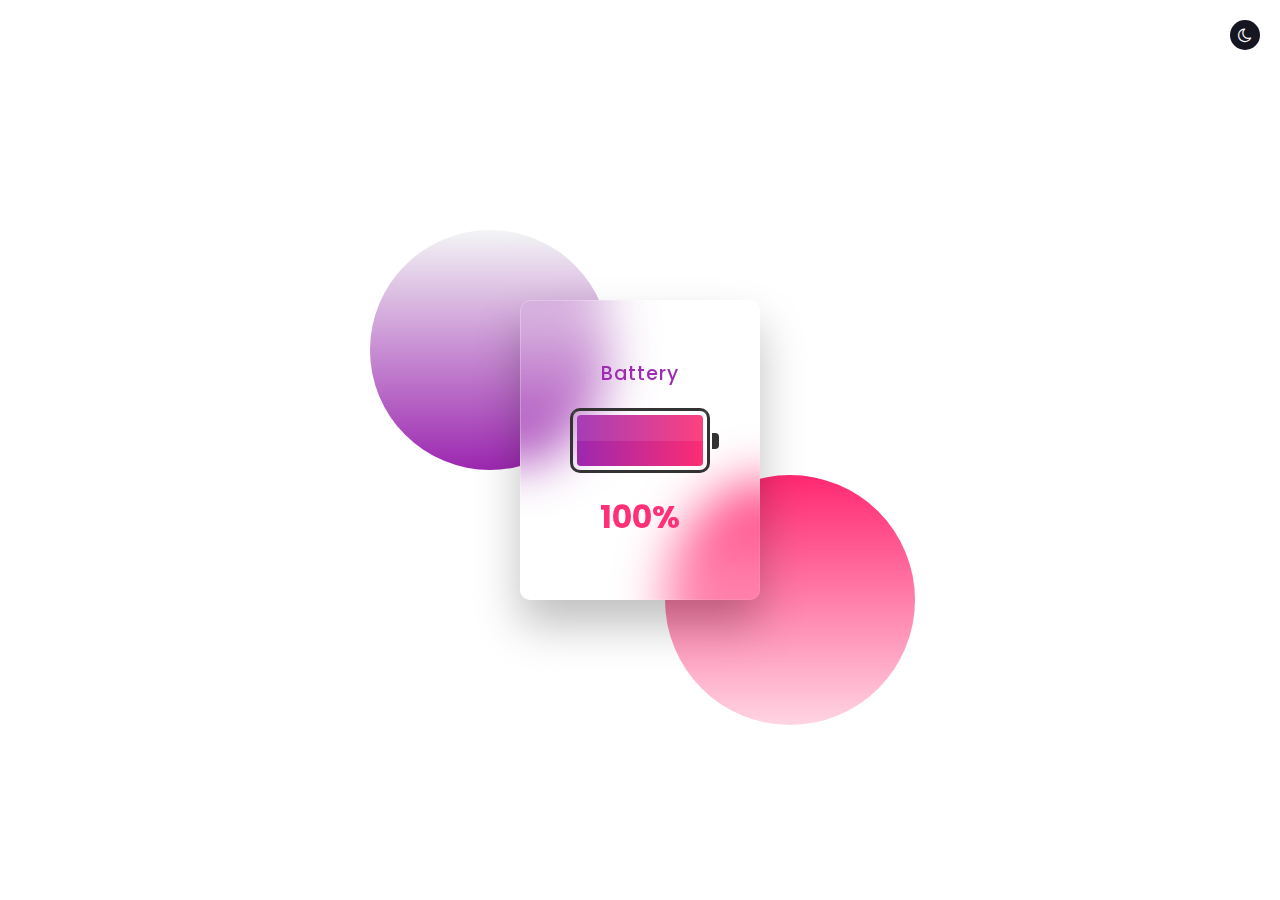
<file: Battery/index.html>
<!DOCTYPE html>
<html lang="en">

<head>
    <meta charset="UTF-8">
    <meta http-equiv="X-UA-Compatible" content="IE=edge">
    <meta name="viewport" content="width=device-width, initial-scale=1.0">
    <title>Glassmorphism Battery Level</title>
    <link rel="stylesheet" href="./style.css">
    <link rel="stylesheet" href="https://cdnjs.cloudflare.com/ajax/libs/font-awesome/4.7.0/css/font-awesome.css" integrity="sha512-5A8nwdMOWrSz20fDsjczgUidUBR8liPYU+WymTZP1lmY9G6Oc7HlZv156XqnsgNUzTyMefFTcsFH/tnJE/+xBg==" crossorigin="anonymous" />
</head>

<body>
    <section class="sec">
        <div class="toggle"></div>
        <div class="box">
            <div class="content">
                <h3>Battery</h3>
                <div class="batteryShape">
                    <div class="level">
                        <div class="percentage"></div>
                    </div>
                </div>
                <div class="percent">50%</div>
            </div>
        </div>
    </section>

    <script>
        let percentage = document.querySelector('.percentage');
        let percent = document.querySelector('.percent');
        navigator.getBattery().then(function(battery) {
            percentage.style.width = battery.level * 100 + '%';
            percent.innerHTML = battery.level * 100 + '%';
        })

        let sec = document.querySelector('.sec');
        let toggle = document.querySelector('.toggle');
        toggle.onclick = function() {
            sec.classList.toggle('dark')
        }
    </script>
</body>

</html>
</file>
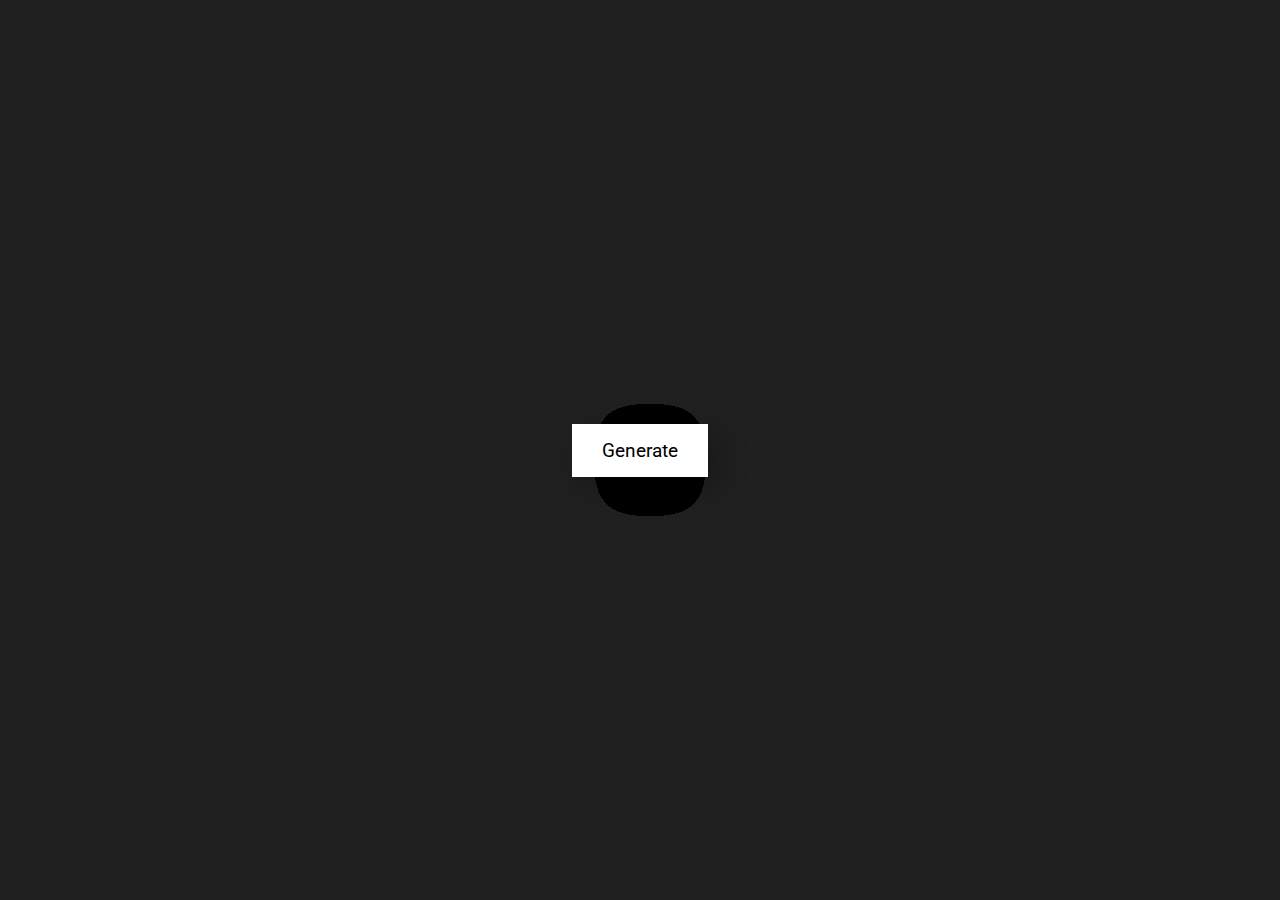
<file: Block Animation Using Js/index.html>
<!DOCTYPE html>
<html lang="en">

<head>
    <meta charset="UTF-8">
    <meta http-equiv="X-UA-Compatible" content="IE=edge">
    <meta name="viewport" content="width=device-width, initial-scale=1.0">
    <title>Abstract Background Generator</title>
    <link rel="stylesheet" href="./style.css">
</head>

<body>
    <div class="container">
        <button onclick="generate()">Generate</button>
    </div>

    <script src="./anime.min.js"></script>
    <script>
        const container = document.querySelector('.container');
        for (var i = 1; i <= 100; i++) {
            const blocks = document.createElement('div')
            blocks.classList.add('block');
            container.appendChild(blocks)
        }

        function generate() {
            anime({
                targets: '.block',
                translateX: function() {
                    return anime.random(-700, 700)
                },
                translateY: function() {
                    return anime.random(-700, 700)
                },
                scale: function() {
                    return anime.random(1, 5)
                }
            })
        }
    </script>
</body>

</html>
</file>
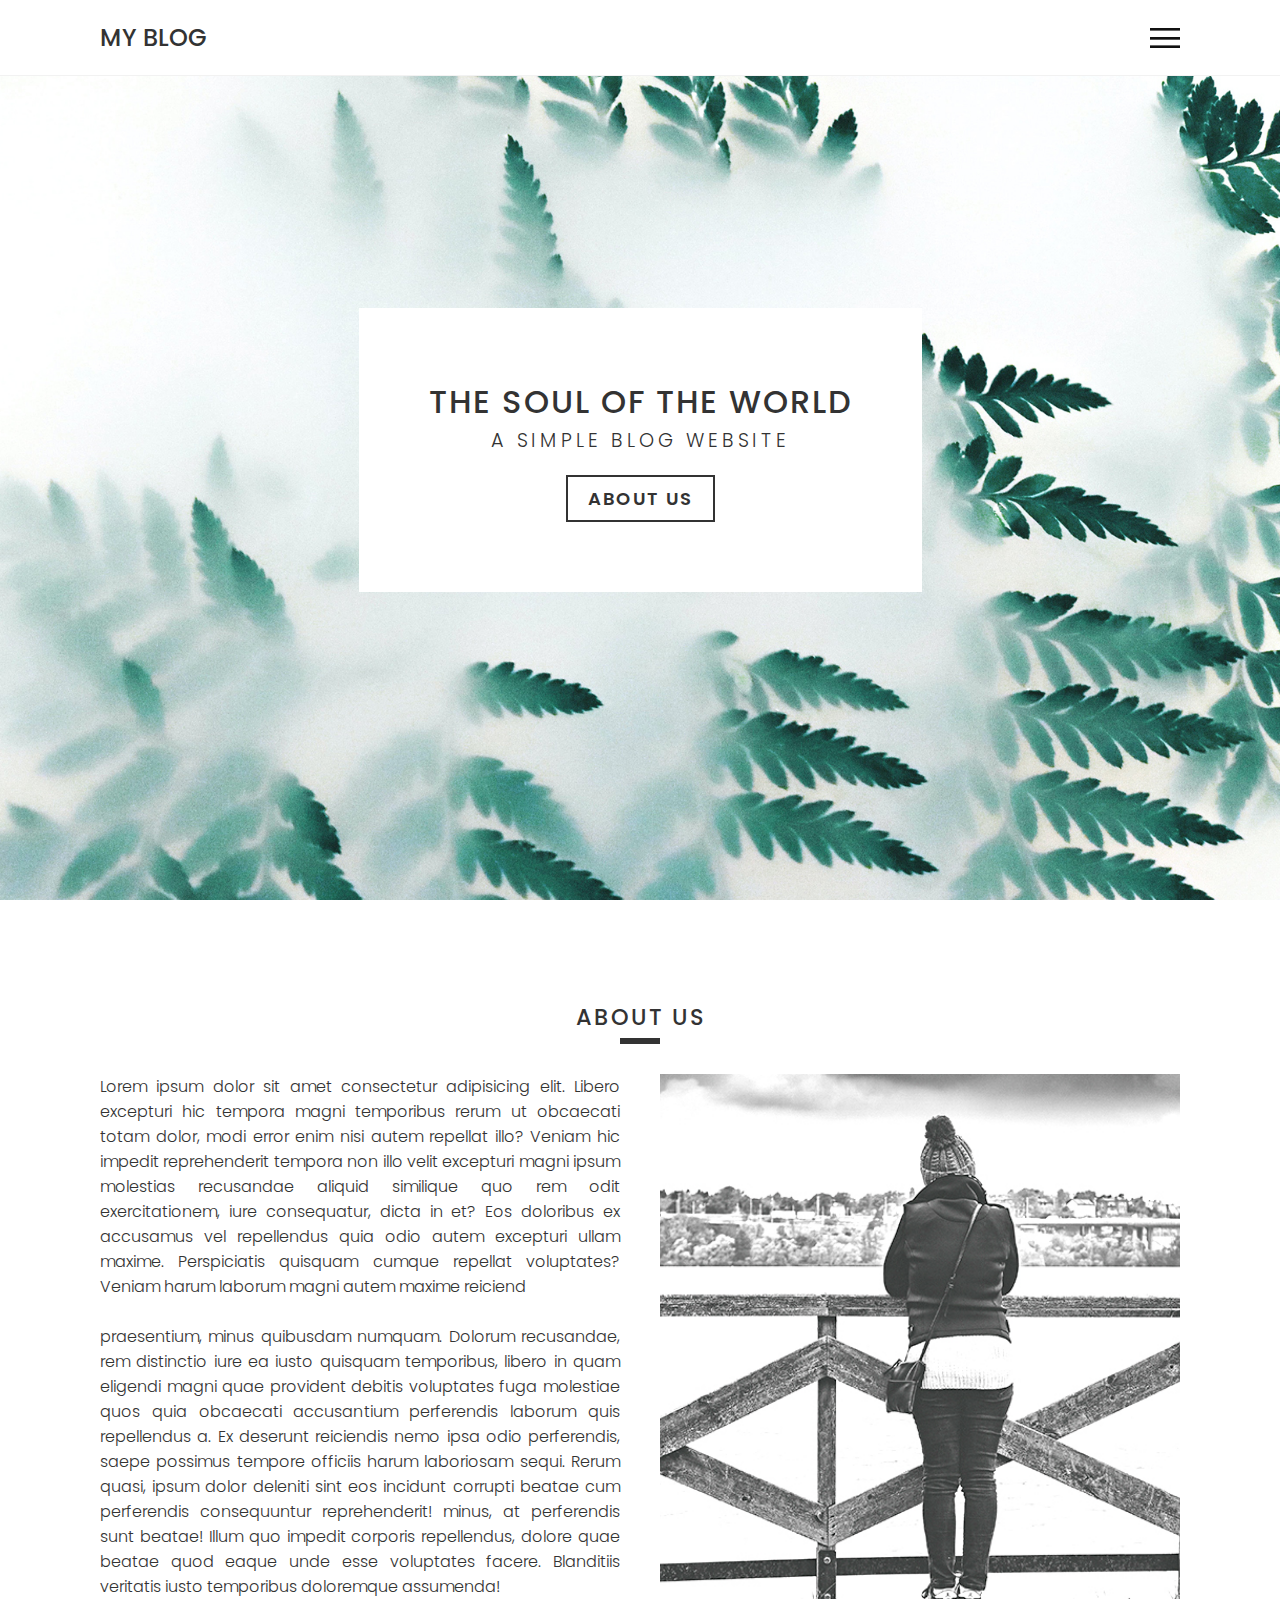
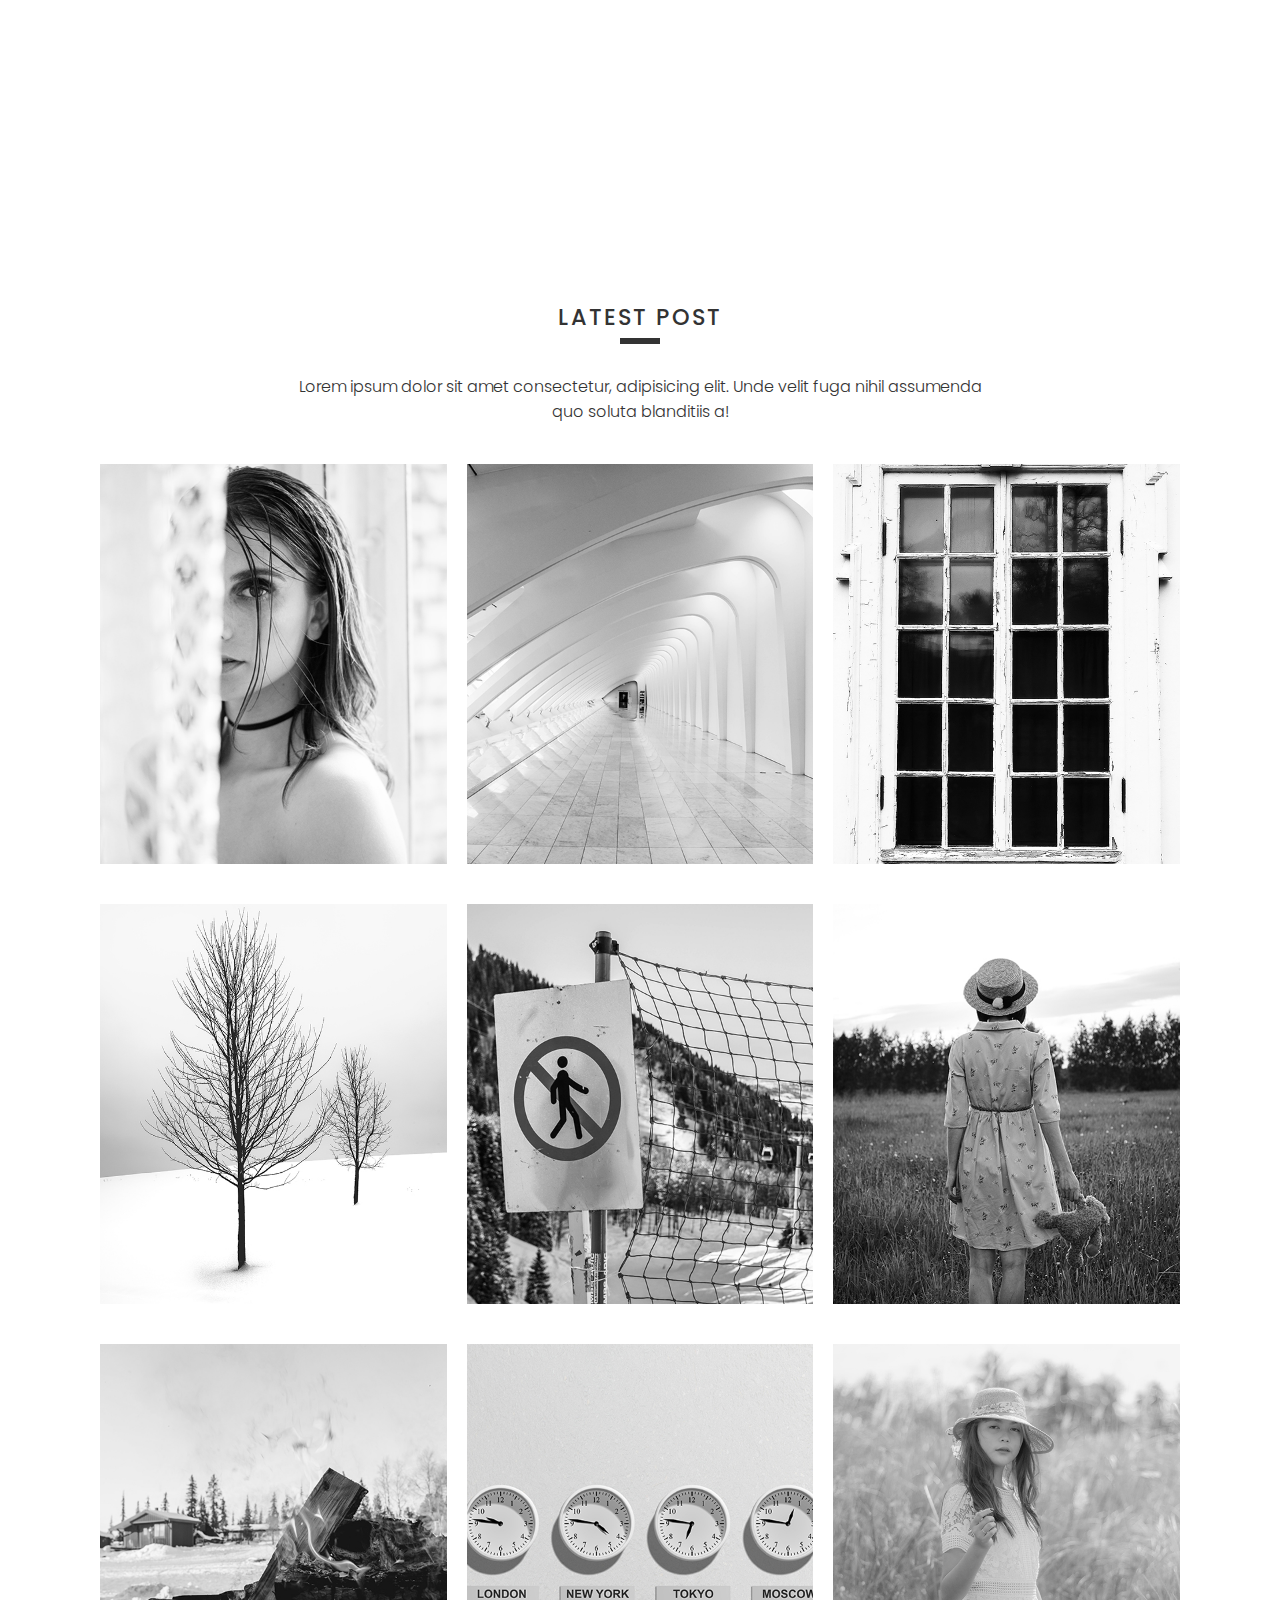
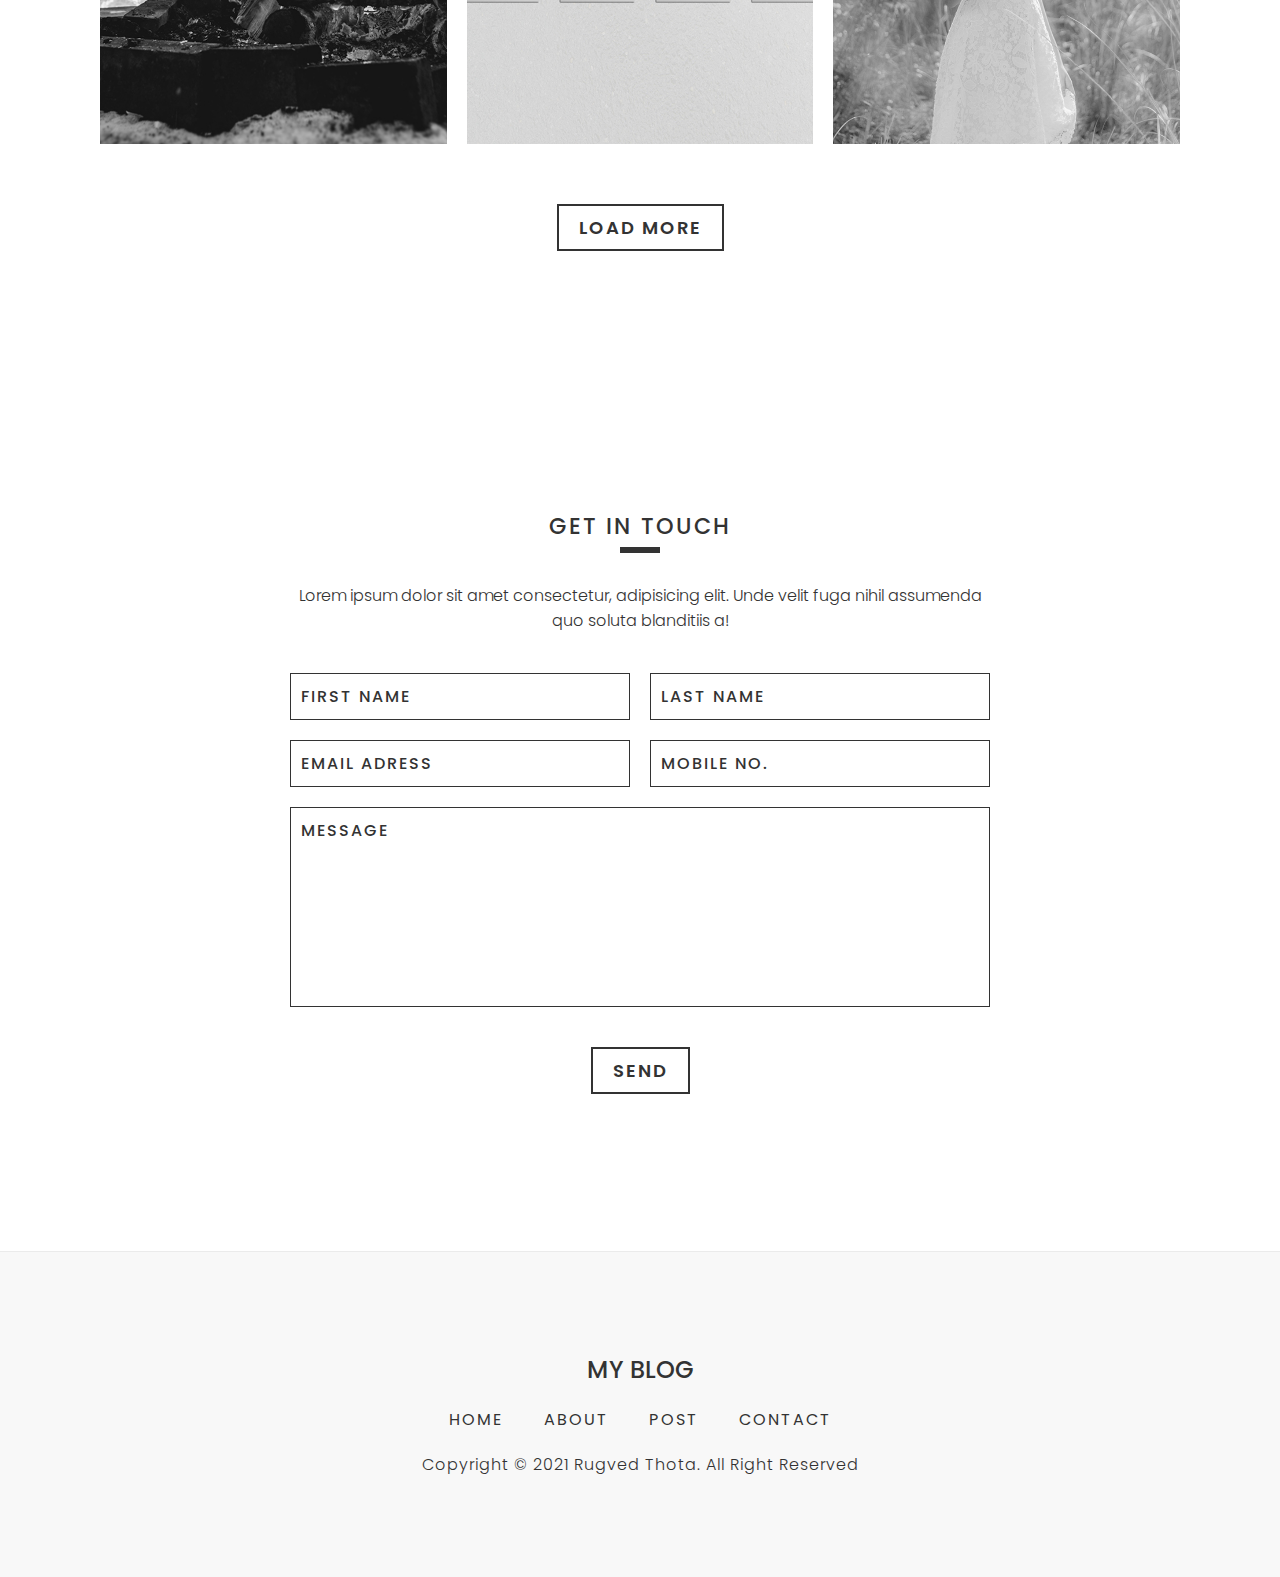
<file: Blog Responsive Website/index.html>
<!DOCTYPE html>
<html lang="en">

<head>
    <meta charset="UTF-8">
    <meta http-equiv="X-UA-Compatible" content="IE=edge">
    <meta name="viewport" content="width=device-width, initial-scale=1.0">
    <title>Minimal Blog Website</title>
    <link rel="stylesheet" href="./style.css">
</head>

<body>
    <!-- Header -->
    <header>
        <a href="#" class="logo">My Blog</a>
        <div class="menuToggle"></div>
    </header>
    <!-- Navigation -->
    <ul class="navigation">
        <li><a href="#home" onclick="toggleMenu();">Home</a></li>
        <li><a href="#about" onclick="toggleMenu();">About</a></li>
        <li><a href="#post" onclick="toggleMenu();">Post</a></li>
        <li><a href="#contact" onclick="toggleMenu();">Contact</a></li>
    </ul>

    <!-- Banner -->
    <section class="banner" id="home">
        <img src="./banner.jpg" class="cover">
        <div class="contentBx">
            <h2>The Soul Of The World</h2>
            <h4>A Simple Blog Website</h4>
            <a href="#about" class="btn">About Us</a>
        </div>
    </section>
    <!-- About -->
    <section class="about" id="about">
        <div class="title">
            <h2>About Us</h2>
        </div>
        <div class="contentBx">
            <div class="content">
                <p>Lorem ipsum dolor sit amet consectetur adipisicing elit. Libero excepturi hic tempora magni temporibus rerum ut obcaecati totam dolor, modi error enim nisi autem repellat illo? Veniam hic impedit reprehenderit tempora non illo velit excepturi
                    magni ipsum molestias recusandae aliquid similique quo rem odit exercitationem, iure consequatur, dicta in et? Eos doloribus ex accusamus vel repellendus quia odio autem excepturi ullam maxime. Perspiciatis quisquam cumque repellat
                    voluptates? Veniam harum laborum magni autem maxime reiciend <br><br>praesentium, minus quibusdam numquam. Dolorum recusandae, rem distinctio iure ea iusto quisquam temporibus, libero in quam eligendi magni quae provident debitis voluptates
                    fuga molestiae quos quia obcaecati accusantium perferendis laborum quis repellendus a. Ex deserunt reiciendis nemo ipsa odio perferendis, saepe possimus tempore officiis harum laboriosam sequi. Rerum quasi, ipsum dolor deleniti sint
                    eos incidunt corrupti beatae cum perferendis consequuntur reprehenderit! minus, at perferendis sunt beatae! Illum quo impedit corporis repellendus, dolore quae beatae quod eaque unde esse voluptates facere. Blanditiis veritatis iusto
                    temporibus doloremque assumenda!</p>
            </div>
            <div class="content">
                <div class="imgBx">
                    <img src="./img1.jpg" class="cover">
                </div>
            </div>
        </div>
    </section>
    <!-- Latest Blog Post -->
    <section class="post" id="post">
        <div class="title">
            <h2>Latest Post</h2>
            <p>Lorem ipsum dolor sit amet consectetur, adipisicing elit. Unde velit fuga nihil assumenda quo soluta blanditiis a!</p>
        </div>
        <div class="contentBx">
            <div class="postColumn">
                <div class="postBox">
                    <div class="imgBx">
                        <img src="./post1.jpg" class="cover">
                    </div>
                    <div class="textBx">
                        <h3>Lorem ipsum dolor sit amet consectetur adipisicing elit. Cum quisquam voluptatum voluptate totam labore nesciunt enim nostrum error eaque possimus.</h3>
                        <a href="#post" class="btn">Read More</a>
                    </div>
                </div>
                <div class="postBox">
                    <div class="imgBx">
                        <img src="./post2.jpg" class="cover">
                    </div>
                    <div class="textBx">
                        <h3>Lorem ipsum dolor sit amet consectetur adipisicing elit. Cum quisquam voluptatum voluptate totam labore nesciunt enim nostrum error eaque possimus.</h3>
                        <a href="#post" class="btn">Read More</a>
                    </div>
                </div>
                <div class="postBox">
                    <div class="imgBx">
                        <img src="./post3.jpg" class="cover">
                    </div>
                    <div class="textBx">
                        <h3>Lorem ipsum dolor sit amet consectetur adipisicing elit. Cum quisquam voluptatum voluptate totam labore nesciunt enim nostrum error eaque possimus.</h3>
                        <a href="#post" class="btn">Read More</a>
                    </div>
                </div>
                <div class="postBox">
                    <div class="imgBx">
                        <img src="./post4.jpg" class="cover">
                    </div>
                    <div class="textBx">
                        <h3>Lorem ipsum dolor sit amet consectetur adipisicing elit. Cum quisquam voluptatum voluptate totam labore nesciunt enim nostrum error eaque possimus.</h3>
                        <a href="#post" class="btn">Read More</a>
                    </div>
                </div>
                <div class="postBox">
                    <div class="imgBx">
                        <img src="./post5.jpg" class="cover">
                    </div>
                    <div class="textBx">
                        <h3>Lorem ipsum dolor sit amet consectetur adipisicing elit. Cum quisquam voluptatum voluptate totam labore nesciunt enim nostrum error eaque possimus.</h3>
                        <a href="#post" class="btn">Read More</a>
                    </div>
                </div>
                <div class="postBox">
                    <div class="imgBx">
                        <img src="./post6.jpg" class="cover">
                    </div>
                    <div class="textBx">
                        <h3>Lorem ipsum dolor sit amet consectetur adipisicing elit. Cum quisquam voluptatum voluptate totam labore nesciunt enim nostrum error eaque possimus.</h3>
                        <a href="#post" class="btn">Read More</a>
                    </div>
                </div>
                <div class="postBox">
                    <div class="imgBx">
                        <img src="./post7.jpg" class="cover">
                    </div>
                    <div class="textBx">
                        <h3>Lorem ipsum dolor sit amet consectetur adipisicing elit. Cum quisquam voluptatum voluptate totam labore nesciunt enim nostrum error eaque possimus.</h3>
                        <a href="#post" class="btn">Read More</a>
                    </div>
                </div>
                <div class="postBox">
                    <div class="imgBx">
                        <img src="./post8.jpg" class="cover">
                    </div>
                    <div class="textBx">
                        <h3>Lorem ipsum dolor sit amet consectetur adipisicing elit. Cum quisquam voluptatum voluptate totam labore nesciunt enim nostrum error eaque possimus.</h3>
                        <a href="#post" class="btn">Read More</a>
                    </div>
                </div>
                <div class="postBox">
                    <div class="imgBx">
                        <img src="./post9.jpg" class="cover">
                    </div>
                    <div class="textBx">
                        <h3>Lorem ipsum dolor sit amet consectetur adipisicing elit. Cum quisquam voluptatum voluptate totam labore nesciunt enim nostrum error eaque possimus.</h3>
                        <a href="#post" class="btn">Read More</a>
                    </div>
                </div>
            </div>
            <div class="title">
                <a href="#post" class="btn mgt60">Load More</a>
            </div>
    </section>

    <!-- Contact -->

    <section class="contact" id="contact">
        <div class="title">
            <h2>Get In Touch</h2>
            <p>Lorem ipsum dolor sit amet consectetur, adipisicing elit. Unde velit fuga nihil assumenda quo soluta blanditiis a!</p>
        </div>
        <div class="contactForm">
            <div class="row">
                <input type="text" name="" placeholder="First Name">
                <input type="text" name="" placeholder="Last Name">
            </div>
            <div class="row">
                <input type="email" name="" placeholder="Email Adress">
                <input type="number" name="" placeholder="Mobile No.">
            </div>
            <div class="row2">
                <textarea placeholder="Message"></textarea>
            </div>
            <div class="row2">
                <input type="submit" value="Send" class="btn">
            </div>
        </div>
    </section>

    <!-- Footer -->
    <footer>
        <a href="#" class="logo">My Blog</a>
        <ul class="footerMenu">
            <li><a href="#home">Home</a></li>
            <li><a href="#about">About</a></li>
            <li><a href="#post">Post</a></li>
            <li><a href="#contact">Contact</a></li>
        </ul>
        <p class="copyrightText">Copyright © 2021 Rugved Thota. All Right Reserved</p>
    </footer>


    <script>
        const menuToggle = document.querySelector('.menuToggle');
        const navigation = document.querySelector('.navigation');
        menuToggle.onclick = function() {
            menuToggle.classList.toggle('active')
            navigation.classList.toggle('active')
        }

        window.addEventListener('scroll', function() {
            const header = document.querySelector('header');
            header.classList.toggle('sticky', window.scrollY > 0);
        })


        // Navbar Onclick Link...

        function toggleMenu() {
            menuToggle.classList.remove('active');
            navigation.classList.remove('active');
        }
    </script>
</body>

</html>
</file>
<file: 3D Animation/style.css>
* {
    margin: 0;
    padding: 0;
}

section {
    position: fixed;
    top: 0;
    left: 0;
    width: 100%;
    height: 100vh;
    overflow: hidden;
}

.pattern {
    position: relative;
    transform-style: preserve-3d;
    perspective: 1000px;
    animation: animationofsiding 10s ease-in-out infinite;
}

@keyframes animationofsiding {
    0%,
    100% {
        transform: scale(1.6) rotate(-15deg);
    }
    50% {
        transform: scale(1.6) rotate(15deg);
    }
}

.pattern .face {
    position: relative;
    width: 100%;
    height: 50vh;
    background: url(./check.jpg);
    background-size: 100px 100px;
    animation: animationof3d 1s linear infinite;
}

@keyframes animationof3d {
    0% {
        background-position: 0;
    }
    100% {
        background-position: 100px;
    }
}

.pattern .face.face2 {
    height: 100vh;
    transform-origin: top;
    transform: rotateX(70deg);
}

.pattern .face1:before {
    content: '';
    position: absolute;
    bottom: 0;
    left: 0;
    width: 100%;
    height: 125px;
    background: linear-gradient(0deg, rgba(0, 0, 0, 0.5), transparent);
}

.pattern .face2:before {
    content: '';
    position: absolute;
    bottom: top;
    left: 0;
    width: 100%;
    height: 125px;
    background: linear-gradient(100deg, rgba(0, 0, 0, 0.5), transparent);
}
</file>
<file: 3D Card Effects/style.css>
* {
  margin: 0;
  padding: 0;
  box-sizing: border-box;
}

body {
  font-family: "Poppins", sans-serif;
  min-height: 100vh;
  display: flex;
  align-items: center;
  justify-content: center;
  perspective: 1000px;
}
.container {
  width: 50%;
  display: flex;
  justify-content: center;
  align-items: center;
}
.card {
  transform-style: preserve-3d;
  min-height: 80vh;
  width: 35rem;
  border-radius: 30px;
  padding: 0rem 5rem;
  box-shadow: 0 20px 20px rgba(0, 0, 0, 0.2), 0px 0px 50px rgba(0, 0, 0, 0.2);
}

.sneaker {
  min-height: 35vh;
  display: flex;
  align-items: center;
  justify-content: center;
}
.sneaker img {
  width: 20rem;
  z-index: 2;
  transition: all 0.75s ease-out;
}
.circle {
  width: 15rem;
  height: 15rem;
  background: linear-gradient(
    to right,
    rgba(245, 70, 66, 0.75),
    rgba(8, 83, 156, 0.75)
  );
  position: absolute;
  border-radius: 50%;
  z-index: 1;
}

.info h1 {
  font-size: 3rem;
  transition: all 0.75s ease-out;
}
.info h3 {
  font-size: 1.3rem;
  padding: 2rem 0rem;
  color: #585858;
  font-weight: lighter;
  transition: all 0.75s ease-out;
}
.sizes {
  display: flex;
  justify-content: space-between;
  transition: all 0.75s ease-out;
}
.sizes button {
  padding: 0.5rem 2rem;
  background: none;
  border: none;
  box-shadow: 0px 5px 10px rgba(0, 0, 0, 0.2);
  border-radius: 30px;
  cursor: pointer;
  font-weight: bold;
  color: #585858;
}
button.active {
  background: #585858;
  color: white;
}
.purchase {
  margin-top: 5rem;
  transition: all 0.75s ease-out;
}
.purchase button {
  width: 100%;
  padding: 1rem 0rem;
  background: #f54642;
  border: none;
  color: white;
  cursor: pointer;
  border-radius: 30px;
  font-weight: bolder;
}
</file>
<file: 3D Fake Credit Card/style.css>
@import url('https://fonts.googleapis.com/css2?family=Poppins:wght@300;400;500;600;700;800;900&display=swap');
        @import url('https://fonts.googleapis.com/css2?family=Orbitron:wght@500&display=swap');
        * {
            margin: 0;
            padding: 0;
            box-sizing: border-box;
            font-family: 'Poppins', sans-serif;
        }
        
        body {
            overflow: hidden;
        }
        
        section {
            display: flex;
            justify-content: center;
            align-items: center;
            min-height: 100vh;
            background: #1c1c25;
        }
        
        section::before {
            content: '';
            position: absolute;
            bottom: -40%;
            left: 40%;
            width: 600px;
            height: 600px;
            background: linear-gradient(#f00, #f0f);
            border-radius: 50%;
        }
        
        .card {
            position: relative;
            width: 508px;
            height: 314px;
            transform-style: preserve-3d;
            perspective: 500px;
        }
        
        .card .face {
            position: absolute;
            top: 0;
            left: 0;
            width: 100%;
            height: 100%;
            box-shadow: 0 15px rgba(0, 0, 0, 0.5);
            border-radius: 15px;
            background: rgba(255, 255, 255, 0.05);
            backdrop-filter: blur(10px);
            transform-style: preserve-3d;
            transition: 1s;
            backface-visibility: hidden;
        }
        
        .card:hover .face.front {
            transform: rotateY(180deg);
        }
        
        .card .face.back {
            transform: rotateY(180deg);
        }
        
        .card:hover .face.back {
            transform: rotateY(360deg);
        }
        
        .card .face.front::before {
            content: '';
            position: absolute;
            bottom: 40px;
            right: 40px;
            width: 60px;
            height: 60px;
            background: #fff;
            border-radius: 50%;
            opacity: 0.5;
        }
        
        .card .face.front::after {
            content: '';
            position: absolute;
            bottom: 40px;
            right: 80px;
            width: 60px;
            height: 60px;
            background: #fff;
            border-radius: 50%;
            opacity: 0.7;
        }
        
        .card .face.front .credit {
            position: absolute;
            left: 40px;
            top: 30px;
            color: #fff;
            font-weight: 500;
        }
        
        .card .face.front .bank {
            position: absolute;
            right: 40px;
            top: 30px;
            color: #fff;
            font-weight: 500;
            font-style: italic;
            font-size: 24px;
        }
        
        .card .face.front .chip {
            position: absolute;
            top: 80px;
            left: 50px;
            max-width: 64px;
        }
        
        .card .face.front .number {
            position: absolute;
            bottom: 130px;
            left: 40px;
            color: #fff;
            font-weight: 500;
            letter-spacing: 6px;
            font-size: 18px;
            text-shadow: 0 2px 1px #0005;
            font-family: 'Orbitron', sans-serif;
        }
        
        .card .face.front .valid {
            position: absolute;
            bottom: 90px;
            left: 40px;
            display: flex;
            justify-content: center;
            align-items: center;
            color: #fff;
            font-weight: 300;
            line-height: 1em;
            text-align: right;
        }
        
        .card .face.front .valid span:last-child {
            margin-left: 20px;
            font-size: 16px;
            font-weight: 400;
            letter-spacing: 2px;
        }
        
        .card .face.front .cardHolder {
            position: absolute;
            bottom: 40px;
            left: 40px;
            color: #fff;
            font-weight: 300;
            font-size: 16px;
            letter-spacing: 2px;
        }
        
        .card .face.back .blackbar {
            position: absolute;
            top: 40px;
            width: 100%;
            height: 60px;
            background: #000;
        }
        
        .card .face.back .ccvtext {
            position: absolute;
            top: 120px;
            left: 30px;
        }
        
        .card .face.back .ccvtext h5 {
            color: #fff;
            font-weight: 400;
            font-size: 12px;
            text-transform: uppercase;
            letter-spacing: 2px;
        }
        
        .card .face.back .ccvtext {
            position: relative;
            width: 400px;
            height: 40px;
        }
        
        .card .face.back .ccvtext .whiteBar {
            position: relative;
            width: 400px;
            height: 40px;
            background: #fff;
            margin-top: 5px;
        }
        
        .card .face.back .ccvtext .ccv {
            position: relative;
            top: -35px;
            left: 390px;
            background: #ccc;
            color: #111;
            width: 50px;
            height: 30px;
            font-weight: 600;
            letter-spacing: 600;
            display: flex;
            justify-content: center;
            align-items: center;
        }
        
        .card .face.back .text {
            position: absolute;
            bottom: 30px;
            left: 30px;
            right: 30px;
            color: #fff;
            font-size: 10px;
            line-height: 1.4em;
            font-weight: 300;
        }
</file>
<file: 3D View Image/style.css>
* {
    margin: 0;
    padding: 0;
    box-sizing: border-box;
}

body {
    display: flex;
    align-items: center;
    justify-content: center;
    min-height: 100vh;
    background: #111;
}

.card {
    position: relative;
    width: 300px;
    height: 450px;
    display: flex;
    flex-direction: column;
}

.card span {
    position: absolute;
    top: 0;
    left: calc(100% / 6 * var(--i));
    width: calc(100% / 6);
    height: 100%;
}

.card img {
    position: absolute;
    top: 0;
    left: 0;
    width: 100%;
    height: 100%;
    object-fit: cover;
    opacity: 0;
    pointer-events: none;
}

.card img:nth-child(2),
.card span:hover+img {
    opacity: 1;
}
</file>
<file: Admin Dashboard Responsive/style.css>
@import url('https://fonts.googleapis.com/css2?family=Poppins:wght@300;400;500;600;700;800;900&display=swap');
* {
    margin: 0;
    padding: 0;
    box-sizing: border-box;
    font-family: 'Poppins', sans-serif;
}

body {
    overflow-x: hidden;
}

.container {
    position: relative;
    width: 100%;
}

.navigation {
    position: fixed;
    width: 300px;
    height: 100%;
    background: #003147;
    transition: 0.5s;
    overflow: hidden;
}

.navigation.active {
    width: 60px;
}

.navigation ul {
    position: absolute;
    top: 0;
    left: 0;
    width: 100%;
}

.navigation ul li {
    position: relative;
    width: 100%;
    list-style: none;
}

.navigation ul li:hover {
    background: #03a9f4;
}

.navigation ul li:nth-child(1) {
    margin-bottom: 20px;
}

.navigation ul li:nth-child(1):hover {
    background: transparent;
}

.navigation ul li a {
    position: relative;
    display: block;
    width: 100%;
    display: flex;
    text-decoration: none;
    color: #fff;
}

.navigation ul li a .icon {
    position: relative;
    display: block;
    min-width: 60px;
    height: 60px;
    line-height: 60px;
    text-align: center;
}

.navigation ul li a .icon .fa {
    color: #fff;
    font-size: 24px;
    line-height: 60px;
}

.navigation ul li a .title {
    position: relative;
    display: block;
    padding: 0 10px;
    height: 60px;
    line-height: 60px;
    white-space: nowrap;
}

.main {
    position: absolute;
    width: calc(100% - 300px);
    left: 300px;
    min-height: 100vh;
    background: #f5f5f5;
    transition: 0.5s;
}

.main.active {
    width: calc(100% - 60px);
    left: 60px;
}

.main .topbar {
    width: 100%;
    background: #fff;
    height: 60px;
    padding: 0 10px;
    display: flex;
    justify-content: space-between;
    align-items: center;
}

.toggle {
    position: relative;
    width: 60px;
    height: 60px;
    cursor: pointer;
}

.toggle::before {
    content: '\f0c9';
    font-family: fontAwesome;
    position: absolute;
    width: 100%;
    height: 100%;
    line-height: 60px;
    font-size: 30px;
    text-align: center;
    color: #111;
}

.search {
    position: relative;
    width: 400px;
    margin: 0 10px;
}

.search label {
    position: relative;
    width: 100%;
}

.search label input {
    width: 100%;
    height: 40px;
    border-radius: 40px;
    padding: 5px 20px;
    padding-left: 35px;
    outline: none;
    border: 1px solid rgba(0, 0, 0, 0.2);
}

.search label .fa {
    position: absolute;
    left: 15px;
    top: 4px;
}

.user {
    position: relative;
    min-width: 50px;
    width: 50px;
    height: 50px;
    border-radius: 50%;
    overflow: hidden;
    cursor: pointer;
}

.user img {
    position: absolute;
    top: 0;
    left: 0;
    width: 100%;
    height: 100%;
    object-fit: cover;
}

.cardBox {
    position: relative;
    width: 100%;
    padding: 20px;
    display: grid;
    grid-template-columns: repeat(4, 1fr);
    grid-gap: 20px;
}

.cardBox .card {
    position: relative;
    background: #fff;
    padding: 20px;
    display: flex;
    justify-content: space-between;
    cursor: pointer;
}

.cardBox .card .numbers {
    position: relative;
    font-size: 2em;
    font-weight: 500;
}

.cardBox .card .cardName {
    color: #999;
}

.cardBox .card .iconBox {
    font-size: 2.5em;
    color: #03a9f4;
}

.details {
    position: relative;
    width: 100%;
    padding: 20px;
    padding-top: 0;
    display: grid;
    grid-gap: 20px;
    grid-template-columns: 2fr 1fr;
}

.details .recentOrders {
    position: relative;
    display: grid;
    min-height: 530px;
    background: #fff;
    padding: 20px;
}

.cardHeader {
    display: flex;
    justify-content: space-between;
    align-items: flex-start;
}

.btn {
    position: relative;
    padding: 5px 10px;
    background: #03a9f4;
    color: #fff;
    text-decoration: none;
    border-radius: 6px;
}

.details table {
    width: 100%;
    border-collapse: collapse;
    margin-top: 10px;
    cursor: pointer;
}

.details table thead td {
    font-weight: 600;
}

.details .recentOrders table tr {
    border-bottom: 1px solid rgba(0, 0, 0, 0.1);
}

.details .recentOrders table tbody tr:last-child {
    border-bottom: none;
}

.details .recentOrders table tbody tr:hover {
    background: #03a9f4;
    color: #fff;
}

.details .recentOrders table tbody tr td {
    padding: 9px 5px;
}

.details .recentOrders table thead tr td:last-child,
.details .recentOrders table tbody tr td:last-child {
    text-align: right;
}

.details .recentOrders table thead tr td:nth-child(2),
.details .recentOrders table tbody tr td:nth-child(2) {
    text-align: right;
    padding-right: 20px;
}

.details .recentOrders table thead tr td:nth-child(3),
.details .recentOrders table tbody tr td:nth-child(3) {
    text-align: center;
}

.status {
    position: relative;
    padding: 2px 4px;
    background: #f00;
    color: #fff;
    border-radius: 4px;
    font-weight: 300;
    letter-spacing: 1px;
}

.delivered {
    background: #8de02c;
}

.pending {
    background: #f9ca3f;
}

.return {
    background: #f00;
}

.inprogress {
    background: #1795ce;
}

.details .recentCustomers {
    position: relative;
    display: grid;
    min-height: 530px;
    background: #fff;
    padding: 20px;
}

.details .recentCustomers .imgBx {
    width: 40px;
    height: 40px;
    border-radius: 50%;
    overflow: hidden;
}

.details .recentCustomers .imgBx img {
    position: absolute;
    object-fit: cover;
}

.details .recentCustomers table tr td {
    padding: 7px 10px;
}

.details .recentCustomers table tr:hover {
    background: #03a9f4;
    color: #fff;
}

.details .recentCustomers table tr td h4 {
    font-size: 16px;
    font-weight: 500;
    line-height: 1.2em;
}

.details .recentCustomers table tr td h4 span {
    font-size: 14px;
    color: #999;
}


/* Now Let's Make It Responsive:- */

@media(max-width: 992px) {
    .navigation {
        left: -300px;
    }
    .navigation.active {
        left: 0;
        width: 300px;
    }
    .main {
        width: 100%;
        left: 0;
    }
    .main.active {
        width: calc(100% - 300px);
        left: 300px;
    }
    .cardBox {
        grid-template-columns: repeat(2, 1fr);
    }
}

@media (max-width: 768px) {
    .details {
        grid-template-columns: repeat(1, 1fr);
    }
    .cardHeader h2 {
        font-size: 18px;
    }
}

@media (max-width: 590px) {
    .cardBox {
        grid-template-columns: repeat(1, 1fr);
    }
    table {
        width: 600px;
        overflow-x: auto;
    }
    .navigation {
        width: 100%;
        left: -100%;
        z-index: 1000;
    }
    .navigation.active {
        left: 0;
        width: 100%;
    }
    .toggle.active {
        position: fixed;
        z-index: 10000;
        right: 0;
        left: initial;
    }
    .toggle.active::before {
        color: #fff;
    }
    .main,
    .main.active {
        width: 100%;
        left: 0;
    }
}
</file>
<file: Analogue Clock Dark And Light Mode/style.css>
* {
    margin: 0;
    padding: 0;
    box-sizing: border-box;
}

body {
    display: flex;
    justify-content: center;
    align-items: center;
    min-height: 100vh;
    background: #091921;
}

.clock {
    width: 350px;
    height: 350px;
    display: flex;
    justify-content: center;
    align-items: center;
    background: url(clock.png);
    background-size: cover;
    border: 4px solid #091921;
    border-radius: 50%;
    box-shadow: 0 -15px 15px rgba(255, 255, 255, 0.05), inset 0 -15px 15px rgba(255, 255, 255, 0.05), 0 15px 15px rgba(0, 0, 0, 0.3), inset 0 15px 15px rgba(0, 0, 0, 0.3);
}

.clock:before {
    content: '';
    position: absolute;
    width: 15px;
    height: 15px;
    background: #fff;
    border-radius: 50%;
    z-index: 10000;
}

.clock .hour,
.clock .min,
.clock .sec {
    position: absolute;
}

.clock .hour,
.hr {
    width: 160px;
    height: 160px;
}

.clock .min,
.mn {
    width: 190px;
    height: 190px;
}

.clock .sec,
.sc {
    width: 230px;
    height: 230px;
}

.hr,
.mn,
.sc {
    display: flex;
    justify-content: center;
    /*align-items: center;*/
    position: absolute;
    border-radius: 6px 6px 0 0;
}

.hr:before {
    content: '';
    position: absolute;
    width: 8px;
    height: 80px;
    background: #ff105e;
    z-index: 10;
    border-radius: 6px 6px 0 0;
}

.mn:before {
    content: '';
    position: absolute;
    width: 4px;
    height: 90px;
    background: #fff;
    z-index: 11;
    border-radius: 6px 6px 0 0;
}

.sc:before {
    content: '';
    position: absolute;
    width: 2px;
    height: 150px;
    background: #fff;
    z-index: 12;
    border-radius: 6px 6px 0 0;
}

body.light .clock {
    background: #d1dae3 url(./clock.png);
    background-size: cover;
    border: 4px solid #cad3dc;
    box-shadow: -8px -8px 15px rgba(255, 255, 255, 0.05), 10px 10px 10px rgba(255, 255, 255, 0.1), inset -8px -8px 15px rgba(0, 0, 0, 0.05), inset 10px 10px 10px rgba(0, 0, 0, 0.1);
}

body.light .clock:before {
    background: #008eff;
}

.clock:before {
    content: '';
    position: absolute;
    width: 15px;
    height: 15px;
    background: #fff;
    border-radius: 50%;
    z-index: 10000;
}

.clock .hour,
.clock .min,
.clock .sec {
    position: absolute;
}

.clock .hour,
.hr {
    width: 160px;
    height: 160px;
}

.clock .min,
.mn {
    width: 190px;
    height: 190px;
}

.clock .sec,
.sc {
    width: 230px;
    height: 230px;
}

.hr,
.mn,
.sc {
    display: flex;
    justify-content: center;
    /*align-items: center;*/
    position: absolute;
    border-radius: 6px 6px 0 0;
}

.hr:before {
    content: '';
    position: absolute;
    width: 8px;
    height: 80px;
    background: #ff105e;
    z-index: 10;
    border-radius: 6px 6px 0 0;
}

.mn:before {
    content: '';
    position: absolute;
    width: 4px;
    height: 90px;
    background: #fff;
    z-index: 11;
    border-radius: 6px 6px 0 0;
}

body.light .mn:before {
    background: #091921;
}

.sc:before {
    content: '';
    position: absolute;
    width: 2px;
    height: 150px;
    background: #fff;
    z-index: 12;
    border-radius: 6px 6px 0 0;
}

.toggle {
    position: absolute;
    top: 30px;
    right: 150px;
    width: 20px;
    height: 20px;
    font-size: 18px;
    border-radius: 50%;
    background: #d1dae3;
    color: #d1dae3;
    font-family: consolas;
    cursor: pointer;
    transition: 0.5s;
    display: flex;
    align-items: center;
}

.toggle::before {
    position: absolute;
    content: 'Light Mode';
    left: 25px;
    white-space: nowrap;
}

body.light {
    background: #d1dae3;
}

.toggleClass {
    position: absolute;
    top: 30px;
    right: 150px;
    width: 20px;
    height: 20px;
    font-size: 18px;
    border-radius: 50%;
    background: #d1dae3;
    color: #d1dae3;
    font-family: consolas;
    cursor: pointer;
    transition: 0.5s;
    display: flex;
    align-items: center;
}

.toggleClass:before {
    position: absolute;
    content: 'Light Mode';
    left: 25px;
    white-space: nowrap;
}

body.light .toggleClass {
    background: #091921;
    color: #091921;
}

body.light .toggleClass:before {
    position: absolute;
    content: 'Dark Mode';
    left: 25px;
    white-space: nowrap;
}
</file>
<file: Analogue Clock Remake Glass Morphism/style.css>
* {
    margin: 0;
    padding: 0;
    box-sizing: border-box;
}

body {
    display: flex;
    justify-content: center;
    align-items: center;
    min-height: 100vh;
}

body::before {
    content: '';
    position: absolute;
    top: 0;
    left: 0;
    width: 100%;
    height: 100%;
    background: linear-gradient(45deg, #e91e63, #e91e63 50%, #ffc107 50%, #ffc107);
}

body::after {
    content: '';
    position: absolute;
    top: -20px;
    left: 0;
    width: 100%;
    height: 100%;
    background: linear-gradient(160deg, #03a9f4, #03a9f4 50%, transparent 50%, transparent);
    animation: animate 5s ease-in-out infinite;
}

@keyframes animate {
    0%,
    100% {
        transform: translateY(10px);
    }
    50% {
        transform: translateY(-10px);
    }
}

.container {
    position: relative;
}

.container::before {
    content: '';
    position: absolute;
    bottom: -150px;
    width: 100%;
    height: 60px;
    background: radial-gradient(rgba(0, 0, 0, 0.2), transparent, transparent);
    border-radius: 50%;
}

.box {
    position: relative;
    z-index: 1;
    width: 400px;
    height: 400px;
    backdrop-filter: blur(25px);
    border-radius: 50%;
    border: 1px solid rgba(255, 255, 255, 0.5);
    animation: animate 5s ease-in-out infinite;
    animation-delay: -2.5s;
}

.clock {
    position: absolute;
    top: 10px;
    left: 10px;
    right: 10px;
    bottom: 10px;
    display: flex;
    justify-content: center;
    align-items: center;
    background: radial-gradient(transparent, rgba(255, 255, 255, 0.2)), url(clock.png);
    background-size: cover;
    border-radius: 50%;
    backdrop-filter: blur(25px);
    border: 1px solid rgba(255, 255, 255, 0.5);
    border-bottom: none;
    border-right: none;
    box-shadow: -10px -10px 20px rgba(255, 255, 255, 0.1), 10px 10px 20px rgba(0, 0, 0, 0.1), 0px 40px 50px rgba(0, 0, 0, 0.51);
}

.clock::before {
    content: '';
    position: absolute;
    width: 15px;
    height: 15px;
    background: #fff;
    border-radius: 50%;
    z-index: 10000;
}

.hour,
.min,
.sec {
    position: absolute;
}

.hour,
.hr {
    width: 160px;
    height: 160px;
}

.min,
.mn {
    width: 190px;
    height: 190px;
}

.sec,
.sc {
    width: 230px;
    height: 230px;
}

.hr,
.mn,
.sc {
    display: flex;
    justify-content: center;
    position: absolute;
    border-radius: 50%;
}

.hr::before {
    content: '';
    position: absolute;
    width: 8px;
    height: 80px;
    background: #ff105e;
    z-index: 11;
    border-radius: 6px;
}

.mn::before {
    content: '';
    position: absolute;
    width: 4px;
    height: 90px;
    background: #fff;
    z-index: 12;
    border-radius: 6px;
}

.sc::before {
    content: '';
    position: absolute;
    width: 1px;
    height: 150px;
    background: #fff;
    z-index: 12;
    border-radius: 6px;
}
</file>
<file: Anime/style.css>
@import url('https://fonts.googleapis.com/css2?family=Poppins:wght@300;400;500;600;700;800;900&display=swap');
* {
    margin: 0;
    padding: 0;
    box-sizing: border-box;
    font-family: 'Poppins', sans-serif;
}

body {
    display: flex;
    justify-content: center;
    align-items: center;
    min-height: 100vh;
    background: linear-gradient(#2b1055, #7597de);
}

section {
    position: relative;
    width: 100%;
    height: 100vh;
    display: flex;
    justify-content: center;
    align-items: center;
    overflow: hidden;
}

section img {
    position: absolute;
    top: 0;
    left: 0;
    width: 100%;
    pointer-events: none;
}

section img#moon {
    top: -100%;
    mix-blend-mode: screen;
}

section img#stars {
    top: -100%;
    height: 100%;
    object-fit: cover;
}

section img#mountains_behind {
    bottom: -100%;
    top: initial;
}

section img#mountains_front {
    bottom: -1000px;
    top: initial;
    z-index: 1000;
}

#text {
    position: absolute;
    color: #fff;
    font-size: 8vw;
    justify-content: center;
    font-weight: 200;
    margin-right: -2500px;
}

#text span {
    font-weight: 700;
}

#btn {
    position: absolute;
    top: 50%;
    left: 50%;
    transform: translate(-50%, -50%);
    margin-top: 80px;
    text-decoration: none;
    display: inline-block;
    padding: 8px 50px;
    background: #fff;
    border-radius: 40px;
    font-size: 1.4em;
    color: #2b1055;
    z-index: 1000;
}
</file>
<file: Background Moving Animation/style.css>
* {
    margin: 0;
    padding: 0;
    box-sizing: border-box;
}

.scene {
    position: relative;
    height: 100vh;
    overflow-x: hidden;
    background: linear-gradient(#a6d8ff, #fff, #fff);
}

.dark .scene {
    background: #222833;
}

.sun {
    position: absolute;
    top: 100px;
    left: 55%;
    transform: translateX(-50%);
    width: 100px;
    height: 100px;
    background: #fff;
    border-radius: 50%;
    box-shadow: 0 0 50px #fff;
    cursor: pointer;
    transition: 0.2s;
}

.dark .sun {
    left: 45%;
    box-shadow: 0 0 0 #fff;
}

.dark .sun::before {
    content: '';
    position: absolute;
    top: -20px;
    left: 20px;
    width: 100%;
    height: 100%;
    border-radius: 50%;
    background: #222833;
}

.bg {
    position: absolute;
    bottom: 0;
    width: 100%;
    height: 280px;
    background: url(./bg.png);
    animation: animateBg 25s linear infinite;
    background-size: 1500px;
    background-repeat: repeat-x;
}

@keyframes animateBg {
    0% {
        background-position-x: 0px;
    }
    100% {
        background-position-x: 1500px;
    }
}

.car1 {
    position: absolute;
    left: -200px;
    bottom: 20px;
    max-width: 200px;
    z-index: 10;
    animation: car1 18s linear infinite;
}

@keyframes car1 {
    0% {
        transform: translateX(0px);
    }
    90%,
    100% {
        transform: translateX(calc(100vw + 200px));
    }
}

.car2 {
    position: absolute;
    right: -200px;
    bottom: 50px;
    max-width: 200px;
    z-index: 9;
    animation: car2 12s linear infinite;
}

@keyframes car2 {
    0% {
        transform: translateX(0px) rotateY(180deg);
    }
    90%,
    100% {
        transform: translateX(calc(-100vw - 200px)) rotateY(180deg);
    }
}
</file>
<file: Basic Landing Page/assets/css/default.css>
/* Deafult Margin & Padding */
/*-- Margin Top --*/
.mt-5 {
	margin-top: 5px;
}
.mt-10 {
	margin-top: 10px;
}
.mt-15 {
	margin-top: 15px;
}
.mt-20 {
	margin-top: 20px;
}
.mt-25 {
	margin-top: 25px;
}
.mt-30 {
	margin-top: 30px;
}
.mt-35 {
	margin-top: 35px;
}
.mt-40 {
	margin-top: 40px;
}
.mt-45 {
	margin-top: 45px;
}
.mt-50 {
	margin-top: 50px;
}
.mt-55 {
	margin-top: 55px;
}
.mt-60 {
	margin-top: 60px;
}
.mt-65 {
	margin-top: 65px;
}
.mt-70 {
	margin-top: 70px;
}
.mt-75 {
	margin-top: 75px;
}
.mt-80 {
	margin-top: 80px;
}
.mt-85 {
	margin-top: 85px;
}
.mt-90 {
	margin-top: 90px;
}
.mt-95 {
	margin-top: 95px;
}
.mt-100 {
	margin-top: 100px;
}
.mt-105 {
	margin-top: 105px;
}
.mt-110 {
	margin-top: 110px;
}
.mt-115 {
	margin-top: 115px;
}
.mt-120 {
	margin-top: 120px;
}
.mt-125 {
	margin-top: 125px;
}
.mt-130 {
	margin-top: 130px;
}
.mt-135 {
	margin-top: 135px;
}
.mt-140 {
	margin-top: 140px;
}
.mt-145 {
	margin-top: 145px;
}
.mt-150 {
	margin-top: 150px;
}
.mt-155 {
	margin-top: 155px;
}
.mt-160 {
	margin-top: 160px;
}
.mt-165 {
	margin-top: 165px;
}
.mt-170 {
	margin-top: 170px;
}
.mt-175 {
	margin-top: 175px;
}
.mt-180 {
	margin-top: 180px;
}
.mt-185 {
	margin-top: 185px;
}
.mt-190 {
	margin-top: 190px;
}
.mt-195 {
	margin-top: 195px;
}
.mt-200 {
	margin-top: 200px;
}
/*-- Margin Bottom --*/

.mb-5 {
	margin-bottom: 5px;
}
.mb-10 {
	margin-bottom: 10px;
}
.mb-15 {
	margin-bottom: 15px;
}
.mb-20 {
	margin-bottom: 20px;
}
.mb-25 {
	margin-bottom: 25px;
}
.mb-30 {
	margin-bottom: 30px;
}
.mb-35 {
	margin-bottom: 35px;
}
.mb-40 {
	margin-bottom: 40px;
}
.mb-45 {
	margin-bottom: 45px;
}
.mb-50 {
	margin-bottom: 50px;
}
.mb-55 {
	margin-bottom: 55px;
}
.mb-60 {
	margin-bottom: 60px;
}
.mb-65 {
	margin-bottom: 65px;
}
.mb-70 {
	margin-bottom: 70px;
}
.mb-75 {
	margin-bottom: 75px;
}
.mb-80 {
	margin-bottom: 80px;
}
.mb-85 {
	margin-bottom: 85px;
}
.mb-90 {
	margin-bottom: 90px;
}
.mb-95 {
	margin-bottom: 95px;
}
.mb-100 {
	margin-bottom: 100px;
}
.mb-105 {
	margin-bottom: 105px;
}
.mb-110 {
	margin-bottom: 110px;
}
.mb-115 {
	margin-bottom: 115px;
}
.mb-120 {
	margin-bottom: 120px;
}
.mb-125 {
	margin-bottom: 125px;
}
.mb-130 {
	margin-bottom: 130px;
}
.mb-135 {
	margin-bottom: 135px;
}
.mb-140 {
	margin-bottom: 140px;
}
.mb-145 {
	margin-bottom: 145px;
}
.mb-150 {
	margin-bottom: 150px;
}
.mb-155 {
	margin-bottom: 155px;
}
.mb-160 {
	margin-bottom: 160px;
}
.mb-165 {
	margin-bottom: 165px;
}
.mb-170 {
	margin-bottom: 170px;
}
.mb-175 {
	margin-bottom: 175px;
}
.mb-180 {
	margin-bottom: 180px;
}
.mb-185 {
	margin-bottom: 185px;
}
.mb-190 {
	margin-bottom: 190px;
}
.mb-195 {
	margin-bottom: 195px;
}
.mb-200 {
	margin-bottom: 200px;
}
/*-- margin left --*/
.ml-5 {
	margin-left: 5px;
}
.ml-10 {
	margin-left: 10px;
}
.ml-15 {
	margin-left: 15px;
}
.ml-20 {
	margin-left: 20px;
}
.ml-25 {
	margin-left: 25px;
}
.ml-30 {
	margin-left: 30px;
}
.ml-35 {
	margin-left: 35px;
}
.ml-40 {
	margin-left: 40px;
}
.ml-45 {
	margin-left: 45px;
}
.ml-50 {
	margin-left: 50px;
}
.ml-55 {
	margin-left: 55px;
}
.ml-60 {
	margin-left: 60px;
}
.ml-65 {
	margin-left: 65px;
}
.ml-70 {
	margin-left: 70px;
}
.ml-75 {
	margin-left: 75px;
}
.ml-80 {
	margin-left: 80px;
}
.ml-85 {
	margin-left: 85px;
}
.ml-90 {
	margin-left: 90px;
}
.ml-95 {
	margin-left: 95px;
}
.ml-100 {
	margin-left: 100px;
}
.ml-105 {
	margin-left: 105px;
}
.ml-110 {
	margin-left: 110px;
}
.ml-115 {
	margin-left: 115px;
}
.ml-120 {
	margin-left: 120px;
}
.ml-125 {
	margin-left: 125px;
}
.ml-130 {
	margin-left: 130px;
}
.ml-135 {
	margin-left: 135px;
}
.ml-140 {
	margin-left: 140px;
}
.ml-145 {
	margin-left: 145px;
}
.ml-150 {
	margin-left: 150px;
}
.ml-155 {
	margin-left: 155px;
}
.ml-160 {
	margin-left: 160px;
}
.ml-165 {
	margin-left: 165px;
}
.ml-170 {
	margin-left: 170px;
}
.ml-175 {
	margin-left: 175px;
}
.ml-180 {
	margin-left: 180px;
}
.ml-185 {
	margin-left: 185px;
}
.ml-190 {
	margin-left: 190px;
}
.ml-195 {
	margin-left: 195px;
}
.ml-200 {
	margin-left: 200px;
}
/*-- margin right --*/
.mr-5 {
	margin-right: 5px;
}
.mr-10 {
	margin-right: 10px;
}
.mr-15 {
	margin-right: 15px;
}
.mr-20 {
	margin-right: 20px;
}
.mr-25 {
	margin-right: 25px;
}
.mr-30 {
	margin-right: 30px;
}
.mr-35 {
	margin-right: 35px;
}
.mr-40 {
	margin-right: 40px;
}
.mr-45 {
	margin-right: 45px;
}
.mr-50 {
	margin-right: 50px;
}
.mr-55 {
	margin-right: 55px;
}
.mr-60 {
	margin-right: 60px;
}
.mr-65 {
	margin-right: 65px;
}
.mr-70 {
	margin-right: 70px;
}
.mr-75 {
	margin-right: 75px;
}
.mr-80 {
	margin-right: 80px;
}
.mr-85 {
	margin-right: 85px;
}
.mr-90 {
	margin-right: 90px;
}
.mr-95 {
	margin-right: 95px;
}
.mr-100 {
	margin-right: 100px;
}
.mr-105 {
	margin-right: 105px;
}
.mr-110 {
	margin-right: 110px;
}
.mr-115 {
	margin-right: 115px;
}
.mr-120 {
	margin-right: 120px;
}
.mr-125 {
	margin-right: 125px;
}
.mr-130 {
	margin-right: 130px;
}
.mr-135 {
	margin-right: 135px;
}
.mr-140 {
	margin-right: 140px;
}
.mr-145 {
	margin-right: 145px;
}
.mr-150 {
	margin-right: 150px;
}
.mr-155 {
	margin-right: 155px;
}
.mr-160 {
	margin-right: 160px;
}
.mr-165 {
	margin-right: 165px;
}
.mr-170 {
	margin-right: 170px;
}
.mr-175 {
	margin-right: 175px;
}
.mr-180 {
	margin-right: 180px;
}
.mr-185 {
	margin-right: 185px;
}
.mr-190 {
	margin-right: 190px;
}
.mr-195 {
	margin-right: 195px;
}
.mr-200 {
	margin-right: 200px;
}


/*-- Padding Top --*/

.pt-5 {
	padding-top: 5px;
}
.pt-10 {
	padding-top: 10px;
}
.pt-15 {
	padding-top: 15px;
}
.pt-20 {
	padding-top: 20px;
}
.pt-25 {
	padding-top: 25px;
}
.pt-30 {
	padding-top: 30px;
}
.pt-35 {
	padding-top: 35px;
}
.pt-40 {
	padding-top: 40px;
}
.pt-45 {
	padding-top: 45px;
}
.pt-50 {
	padding-top: 50px;
}
.pt-55 {
	padding-top: 55px;
}
.pt-60 {
	padding-top: 60px;
}
.pt-65 {
	padding-top: 65px;
}
.pt-70 {
	padding-top: 70px;
}
.pt-75 {
	padding-top: 75px;
}
.pt-80 {
	padding-top: 80px;
}
.pt-85 {
	padding-top: 85px;
}
.pt-90 {
	padding-top: 90px;
}
.pt-95 {
	padding-top: 95px;
}
.pt-100 {
	padding-top: 100px;
}
.pt-105 {
	padding-top: 105px;
}
.pt-110 {
	padding-top: 110px;
}
.pt-115 {
	padding-top: 115px;
}
.pt-120 {
	padding-top: 120px;
}
.pt-125 {
	padding-top: 125px;
}
.pt-130 {
	padding-top: 130px;
}
.pt-135 {
	padding-top: 135px;
}
.pt-140 {
	padding-top: 140px;
}
.pt-145 {
	padding-top: 145px;
}
.pt-150 {
	padding-top: 150px;
}
.pt-155 {
	padding-top: 155px;
}
.pt-160 {
	padding-top: 160px;
}
.pt-165 {
	padding-top: 165px;
}
.pt-170 {
	padding-top: 170px;
}
.pt-175 {
	padding-top: 175px;
}
.pt-180 {
	padding-top: 180px;
}
.pt-185 {
	padding-top: 185px;
}
.pt-190 {
	padding-top: 190px;
}
.pt-195 {
	padding-top: 195px;
}
.pt-200 {
	padding-top: 200px;
}
/*-- Padding Bottom --*/

.pb-5 {
	padding-bottom: 5px;
}
.pb-10 {
	padding-bottom: 10px;
}
.pb-15 {
	padding-bottom: 15px;
}
.pb-20 {
	padding-bottom: 20px;
}
.pb-25 {
	padding-bottom: 25px;
}
.pb-30 {
	padding-bottom: 30px;
}
.pb-35 {
	padding-bottom: 35px;
}
.pb-40 {
	padding-bottom: 40px;
}
.pb-45 {
	padding-bottom: 45px;
}
.pb-50 {
	padding-bottom: 50px;
}
.pb-55 {
	padding-bottom: 55px;
}
.pb-60 {
	padding-bottom: 60px;
}
.pb-65 {
	padding-bottom: 65px;
}
.pb-70 {
	padding-bottom: 70px;
}
.pb-75 {
	padding-bottom: 75px;
}
.pb-80 {
	padding-bottom: 80px;
}
.pb-85 {
	padding-bottom: 85px;
}
.pb-90 {
	padding-bottom: 90px;
}
.pb-95 {
	padding-bottom: 95px;
}
.pb-100 {
	padding-bottom: 100px;
}
.pb-105 {
	padding-bottom: 105px;
}
.pb-110 {
	padding-bottom: 110px;
}
.pb-115 {
	padding-bottom: 115px;
}
.pb-120 {
	padding-bottom: 120px;
}
.pb-125 {
	padding-bottom: 125px;
}
.pb-130 {
	padding-bottom: 130px;
}
.pb-135 {
	padding-bottom: 135px;
}
.pb-140 {
	padding-bottom: 140px;
}
.pb-145 {
	padding-bottom: 145px;
}
.pb-150 {
	padding-bottom: 150px;
}
.pb-155 {
	padding-bottom: 155px;
}
.pb-160 {
	padding-bottom: 160px;
}
.pb-165 {
	padding-bottom: 165px;
}
.pb-170 {
	padding-bottom: 170px;
}
.pb-175 {
	padding-bottom: 175px;
}
.pb-180 {
	padding-bottom: 180px;
}
.pb-185 {
	padding-bottom: 185px;
}
.pb-190 {
	padding-bottom: 190px;
}
.pb-195 {
	padding-bottom: 195px;
}
.pb-200 {
	padding-bottom: 200px;
}

/*-- Padding left --*/

.pl-0 {
	padding-left: 0px;
}
.pl-5 {
	padding-left: 5px;
}
.pl-10 {
	padding-left: 10px;
}
.pl-15 {
	padding-left: 15px;
}
.pl-20 {
	padding-left: 20px;
}
.pl-25 {
	padding-left: 25px;
}
.pl-30 {
	padding-left: 30px;
}
.pl-35 {
	padding-left: 35px;
}
.pl-40 {
	padding-left: 40px;
}
.pl-45 {
	padding-left: 45px;
}
.pl-50 {
	padding-left: 50px;
}
.pl-55 {
	padding-left: 55px;
}
.pl-60 {
	padding-left: 60px;
}
.pl-65 {
	padding-left: 65px;
}
.pl-70 {
	padding-left: 70px;
}
.pl-75 {
	padding-left: 75px;
}
.pl-80 {
	padding-left: 80px;
}
.pl-85 {
	padding-left: 85px;
}
.pl-90 {
	padding-left: 90px;
}
.pl-100 {
	padding-left: 100px;
}
.pl-105 {
	padding-left: 105px;
}
.pl-110 {
	padding-left: 110px;
}
.pl-115 {
	padding-left: 115px;
}
.pl-120 {
	padding-left: 120px;
}
.pl-125 {
	padding-left: 125px;
}
/*-- Padding right --*/

.pr-0 {
	padding-right: 0px;
}
.pr-5 {
	padding-right: 5px;
}
.pr-10 {
	padding-right: 10px;
}
.pr-15 {
	padding-right: 15px;
}
.pr-20 {
	padding-right: 20px;
}
.pr-25 {
	padding-right: 25px;
}
.pr-30 {
	padding-right: 30px;
}
.pr-35 {
	padding-right: 35px;
}
.pr-40 {
	padding-right: 40px;
}
.pr-45 {
	padding-right: 45px;
}
.pr-50 {
	padding-right: 50px;
}
.pr-55 {
	padding-right: 55px;
}
.pr-60 {
	padding-right: 60px;
}
.pr-65 {
	padding-right: 65px;
}
.pr-70 {
	padding-right: 70px;
}
.pr-75 {
	padding-right: 75px;
}
.pr-80 {
	padding-right: 80px;
}
.pr-85 {
	padding-right: 85px;
}
.pr-90 {
	padding-right: 90px;
}
.pr-95 {
	padding-right: 95px;
}
.pr-100 {
	padding-right: 100px;
}
.pr-105 {
	padding-right: 105px;
}
/* Background Color */

.gray-bg {
	background: #f6f6f6;
}
.white-bg {
	background: #fff;
}
.black-bg {
	background: #222;
}
/* Color */

.white {
	color: #fff;
}
.black {
	color: #222;
}
/* black overlay */

[data-overlay] {
	position: relative;
}
[data-overlay]::before {
	background: #000 none repeat scroll 0 0;
	content: "";
	height: 100%;
	left: 0;
	position: absolute;
	top: 0;
	width: 100%;
	z-index: 1;
}
[data-overlay="3"]::before {
	opacity: 0.3;
}
[data-overlay="4"]::before {
	opacity: 0.4;
}
[data-overlay="5"]::before {
	opacity: 0.5;
}
[data-overlay="6"]::before {
	opacity: 0.6;
}
[data-overlay="7"]::before {
	opacity: 0.7;
}
[data-overlay="8"]::before {
	opacity: 0.8;
}
[data-overlay="9"]::before {
	opacity: 0.9;
}
</file>
<file: Basic Landing Page/assets/css/style.css>
/*-----------------------------------------------------------------------------------

    Template Name: Sass Landing Page,
    Template URI: site.com
    Description: Sass Landing Page,
    Author: Uideck
    Author URI: https://uideck.com/
    Support: https://uideck.com/support/
    Version: 1.0

-----------------------------------------------------------------------------------

    CSS INDEX
    ===================

    01.COMMON 
    02.HEADER
    03.BRAND
    04.SERVICES
    05.ABOUT
    06.VIDEO COUNTER
    07.TEAM
    08.TESTIMONIAL
    09.BLOG
    10.SUBSCRIBE
    11.FOOTER

-----------------------------------------------------------------------------------*/
/*===========================
     01.COMMON css 
===========================*/
@import url("https://fonts.googleapis.com/css?family=Poppins:400,700|Lato:300,400,700&display=swap");
body {
  font-family: "Lato", sans-serif;
  font-weight: normal;
  font-style: normal;
  color: #6A6972;
  overflow-x: hidden; }

* {
  margin: 0;
  padding: 0;
  -webkit-box-sizing: border-box;
  -moz-box-sizing: border-box;
  box-sizing: border-box; }

img {
  max-width: 100%; }

a:focus,
input:focus,
textarea:focus,
button:focus {
  text-decoration: none;
  outline: none; }

a:focus,
a:hover {
  text-decoration: none; }

i,
span,
a {
  display: inline-block; }

audio,
canvas,
iframe,
img,
svg,
video {
  vertical-align: middle; }

h1,
h2,
h3,
h4,
h5,
h6 {
  font-family: "Poppins", sans-serif;
  font-weight: 700;
  color: #2E2E2E;
  margin: 0px; }

h1 {
  font-size: 48px; }

h2 {
  font-size: 36px; }

h3 {
  font-size: 28px; }

h4 {
  font-size: 22px; }

h5 {
  font-size: 18px; }

h6 {
  font-size: 16px; }

ul, ol {
  margin: 0px;
  padding: 0px;
  list-style-type: none; }

p {
  font-size: 16px;
  font-weight: 400;
  line-height: 26px;
  color: #6A6972;
  margin: 0px; }

.bg_cover {
  background-position: center center;
  background-size: cover;
  background-repeat: no-repeat;
  width: 100%;
  height: 100%; }

/*===== All Slick Slide Outline Style =====*/
.slick-slide {
  outline: 0; }

/*===== All Button Style =====*/
.main-btn {
  display: inline-block;
  font-weight: 500;
  text-align: center;
  white-space: nowrap;
  vertical-align: middle;
  -webkit-user-select: none;
  -moz-user-select: none;
  -ms-user-select: none;
  user-select: none;
  padding: 0 25px;
  font-size: 16px;
  line-height: 48px;
  border-radius: 8px;
  border: 0;
  color: #fff;
  cursor: pointer;
  z-index: 5;
  -webkit-transition: all 0.4s ease-out 0s;
  -moz-transition: all 0.4s ease-out 0s;
  -ms-transition: all 0.4s ease-out 0s;
  -o-transition: all 0.4s ease-out 0s;
  transition: all 0.4s ease-out 0s;
  background: -webkit-linear-gradient(left, #33c8c1 0%, #119bd2 50%, #33c8c1 100%);
  background: -o-linear-gradient(left, #33c8c1 0%, #119bd2 50%, #33c8c1 100%);
  background: linear-gradient(to right, #33c8c1 0%, #119bd2 50%, #33c8c1 100%);
  background-size: 200%; }
  .main-btn:hover {
    color: #fff;
    background-position: right center; }

/*===== All SECTION TITLE Style =====*/
.section-title .line {
  background: -webkit-linear-gradient(#fe8464 0%, #fe6e9a 100%);
  background: -o-linear-gradient(#fe8464 0%, #fe6e9a 100%);
  background: linear-gradient(#fe8464 0%, #fe6e9a 100%);
  width: 150px;
  height: 5px;
  margin-bottom: 10px !important; }

.section-title .title {
  font-size: 38px;
  font-weight: 700;
  line-height: 42px; }
  @media (max-width: 767px) {
    .section-title .title {
      font-size: 20px; } }
  @media only screen and (min-width: 576px) and (max-width: 767px) {
    .section-title .title {
      font-size: 30px; } }
  .section-title .title span {
    font-weight: 400;
    display: contents; }

/*===== All Section Title Style =====*/
.section-title .sub-title {
  font-size: 18px;
  font-weight: 400;
  color: #361CC1;
  text-transform: uppercase; }
  @media (max-width: 767px) {
    .section-title .sub-title {
      font-size: 16px; } }

.section-title .title {
  font-size: 32px;
  padding-top: 10px; }
  @media only screen and (min-width: 992px) and (max-width: 1199px) {
    .section-title .title {
      font-size: 30px; } }
  @media (max-width: 767px) {
    .section-title .title {
      font-size: 24px; } }
  .section-title .title span {
    font-weight: 400;
    display: contents; }

/*===== All Slick Slide Outline Style =====*/
.slick-slide {
  outline: 0; }

/*===== All Preloader Style =====*/
.preloader {
  /* Body Overlay */
  position: fixed;
  top: 0;
  left: 0;
  display: table;
  height: 100%;
  width: 100%;
  /* Change Background Color */
  background: #fff;
  z-index: 99999; }
  .preloader .loader {
    display: table-cell;
    vertical-align: middle;
    text-align: center; }
    .preloader .loader .ytp-spinner {
      position: absolute;
      left: 50%;
      top: 50%;
      width: 64px;
      margin-left: -32px;
      z-index: 18;
      pointer-events: none; }
      .preloader .loader .ytp-spinner .ytp-spinner-container {
        pointer-events: none;
        position: absolute;
        width: 100%;
        padding-bottom: 100%;
        top: 50%;
        left: 50%;
        margin-top: -50%;
        margin-left: -50%;
        -webkit-animation: ytp-spinner-linspin 1568.23529647ms linear infinite;
        -moz-animation: ytp-spinner-linspin 1568.23529647ms linear infinite;
        -o-animation: ytp-spinner-linspin 1568.23529647ms linear infinite;
        animation: ytp-spinner-linspin 1568.23529647ms linear infinite; }
        .preloader .loader .ytp-spinner .ytp-spinner-container .ytp-spinner-rotator {
          position: absolute;
          width: 100%;
          height: 100%;
          -webkit-animation: ytp-spinner-easespin 5332ms cubic-bezier(0.4, 0, 0.2, 1) infinite both;
          -moz-animation: ytp-spinner-easespin 5332ms cubic-bezier(0.4, 0, 0.2, 1) infinite both;
          -o-animation: ytp-spinner-easespin 5332ms cubic-bezier(0.4, 0, 0.2, 1) infinite both;
          animation: ytp-spinner-easespin 5332ms cubic-bezier(0.4, 0, 0.2, 1) infinite both; }
          .preloader .loader .ytp-spinner .ytp-spinner-container .ytp-spinner-rotator .ytp-spinner-left {
            position: absolute;
            top: 0;
            left: 0;
            bottom: 0;
            overflow: hidden;
            right: 50%; }
          .preloader .loader .ytp-spinner .ytp-spinner-container .ytp-spinner-rotator .ytp-spinner-right {
            position: absolute;
            top: 0;
            right: 0;
            bottom: 0;
            overflow: hidden;
            left: 50%; }
    .preloader .loader .ytp-spinner-circle {
      box-sizing: border-box;
      position: absolute;
      width: 200%;
      height: 100%;
      border-style: solid;
      /* Spinner Color */
      border-color: #361CC1 #361CC1 #E1E1E1;
      border-radius: 50%;
      border-width: 6px; }
    .preloader .loader .ytp-spinner-left .ytp-spinner-circle {
      left: 0;
      right: -100%;
      border-right-color: #E1E1E1;
      -webkit-animation: ytp-spinner-left-spin 1333ms cubic-bezier(0.4, 0, 0.2, 1) infinite both;
      -moz-animation: ytp-spinner-left-spin 1333ms cubic-bezier(0.4, 0, 0.2, 1) infinite both;
      -o-animation: ytp-spinner-left-spin 1333ms cubic-bezier(0.4, 0, 0.2, 1) infinite both;
      animation: ytp-spinner-left-spin 1333ms cubic-bezier(0.4, 0, 0.2, 1) infinite both; }
    .preloader .loader .ytp-spinner-right .ytp-spinner-circle {
      left: -100%;
      right: 0;
      border-left-color: #E1E1E1;
      -webkit-animation: ytp-right-spin 1333ms cubic-bezier(0.4, 0, 0.2, 1) infinite both;
      -moz-animation: ytp-right-spin 1333ms cubic-bezier(0.4, 0, 0.2, 1) infinite both;
      -o-animation: ytp-right-spin 1333ms cubic-bezier(0.4, 0, 0.2, 1) infinite both;
      animation: ytp-right-spin 1333ms cubic-bezier(0.4, 0, 0.2, 1) infinite both; }

/* Preloader Animations */
@-webkit-keyframes ytp-spinner-linspin {
  to {
    -webkit-transform: rotate(360deg);
    -moz-transform: rotate(360deg);
    -ms-transform: rotate(360deg);
    -o-transform: rotate(360deg);
    transform: rotate(360deg); } }

@keyframes ytp-spinner-linspin {
  to {
    -webkit-transform: rotate(360deg);
    -moz-transform: rotate(360deg);
    -ms-transform: rotate(360deg);
    -o-transform: rotate(360deg);
    transform: rotate(360deg); } }

@-webkit-keyframes ytp-spinner-easespin {
  12.5% {
    -webkit-transform: rotate(135deg);
    -moz-transform: rotate(135deg);
    -ms-transform: rotate(135deg);
    -o-transform: rotate(135deg);
    transform: rotate(135deg); }
  25% {
    -webkit-transform: rotate(270deg);
    -moz-transform: rotate(270deg);
    -ms-transform: rotate(270deg);
    -o-transform: rotate(270deg);
    transform: rotate(270deg); }
  37.5% {
    -webkit-transform: rotate(405deg);
    -moz-transform: rotate(405deg);
    -ms-transform: rotate(405deg);
    -o-transform: rotate(405deg);
    transform: rotate(405deg); }
  50% {
    -webkit-transform: rotate(540deg);
    -moz-transform: rotate(540deg);
    -ms-transform: rotate(540deg);
    -o-transform: rotate(540deg);
    transform: rotate(540deg); }
  62.5% {
    -webkit-transform: rotate(675deg);
    -moz-transform: rotate(675deg);
    -ms-transform: rotate(675deg);
    -o-transform: rotate(675deg);
    transform: rotate(675deg); }
  75% {
    -webkit-transform: rotate(810deg);
    -moz-transform: rotate(810deg);
    -ms-transform: rotate(810deg);
    -o-transform: rotate(810deg);
    transform: rotate(810deg); }
  87.5% {
    -webkit-transform: rotate(945deg);
    -moz-transform: rotate(945deg);
    -ms-transform: rotate(945deg);
    -o-transform: rotate(945deg);
    transform: rotate(945deg); }
  to {
    -webkit-transform: rotate(1080deg);
    -moz-transform: rotate(1080deg);
    -ms-transform: rotate(1080deg);
    -o-transform: rotate(1080deg);
    transform: rotate(1080deg); } }

@keyframes ytp-spinner-easespin {
  12.5% {
    -webkit-transform: rotate(135deg);
    -moz-transform: rotate(135deg);
    -ms-transform: rotate(135deg);
    -o-transform: rotate(135deg);
    transform: rotate(135deg); }
  25% {
    -webkit-transform: rotate(270deg);
    -moz-transform: rotate(270deg);
    -ms-transform: rotate(270deg);
    -o-transform: rotate(270deg);
    transform: rotate(270deg); }
  37.5% {
    -webkit-transform: rotate(405deg);
    -moz-transform: rotate(405deg);
    -ms-transform: rotate(405deg);
    -o-transform: rotate(405deg);
    transform: rotate(405deg); }
  50% {
    -webkit-transform: rotate(540deg);
    -moz-transform: rotate(540deg);
    -ms-transform: rotate(540deg);
    -o-transform: rotate(540deg);
    transform: rotate(540deg); }
  62.5% {
    -webkit-transform: rotate(675deg);
    -moz-transform: rotate(675deg);
    -ms-transform: rotate(675deg);
    -o-transform: rotate(675deg);
    transform: rotate(675deg); }
  75% {
    -webkit-transform: rotate(810deg);
    -moz-transform: rotate(810deg);
    -ms-transform: rotate(810deg);
    -o-transform: rotate(810deg);
    transform: rotate(810deg); }
  87.5% {
    -webkit-transform: rotate(945deg);
    -moz-transform: rotate(945deg);
    -ms-transform: rotate(945deg);
    -o-transform: rotate(945deg);
    transform: rotate(945deg); }
  to {
    -webkit-transform: rotate(1080deg);
    -moz-transform: rotate(1080deg);
    -ms-transform: rotate(1080deg);
    -o-transform: rotate(1080deg);
    transform: rotate(1080deg); } }

@-webkit-keyframes ytp-spinner-left-spin {
  0% {
    -webkit-transform: rotate(130deg);
    -moz-transform: rotate(130deg);
    -ms-transform: rotate(130deg);
    -o-transform: rotate(130deg);
    transform: rotate(130deg); }
  50% {
    -webkit-transform: rotate(-5deg);
    -moz-transform: rotate(-5deg);
    -ms-transform: rotate(-5deg);
    -o-transform: rotate(-5deg);
    transform: rotate(-5deg); }
  to {
    -webkit-transform: rotate(130deg);
    -moz-transform: rotate(130deg);
    -ms-transform: rotate(130deg);
    -o-transform: rotate(130deg);
    transform: rotate(130deg); } }

@keyframes ytp-spinner-left-spin {
  0% {
    -webkit-transform: rotate(130deg);
    -moz-transform: rotate(130deg);
    -ms-transform: rotate(130deg);
    -o-transform: rotate(130deg);
    transform: rotate(130deg); }
  50% {
    -webkit-transform: rotate(-5deg);
    -moz-transform: rotate(-5deg);
    -ms-transform: rotate(-5deg);
    -o-transform: rotate(-5deg);
    transform: rotate(-5deg); }
  to {
    -webkit-transform: rotate(130deg);
    -moz-transform: rotate(130deg);
    -ms-transform: rotate(130deg);
    -o-transform: rotate(130deg);
    transform: rotate(130deg); } }

@-webkit-keyframes ytp-right-spin {
  0% {
    -webkit-transform: rotate(-130deg);
    -moz-transform: rotate(-130deg);
    -ms-transform: rotate(-130deg);
    -o-transform: rotate(-130deg);
    transform: rotate(-130deg); }
  50% {
    -webkit-transform: rotate(5deg);
    -moz-transform: rotate(5deg);
    -ms-transform: rotate(5deg);
    -o-transform: rotate(5deg);
    transform: rotate(5deg); }
  to {
    -webkit-transform: rotate(-130deg);
    -moz-transform: rotate(-130deg);
    -ms-transform: rotate(-130deg);
    -o-transform: rotate(-130deg);
    transform: rotate(-130deg); } }

@keyframes ytp-right-spin {
  0% {
    -webkit-transform: rotate(-130deg);
    -moz-transform: rotate(-130deg);
    -ms-transform: rotate(-130deg);
    -o-transform: rotate(-130deg);
    transform: rotate(-130deg); }
  50% {
    -webkit-transform: rotate(5deg);
    -moz-transform: rotate(5deg);
    -ms-transform: rotate(5deg);
    -o-transform: rotate(5deg);
    transform: rotate(5deg); }
  to {
    -webkit-transform: rotate(-130deg);
    -moz-transform: rotate(-130deg);
    -ms-transform: rotate(-130deg);
    -o-transform: rotate(-130deg);
    transform: rotate(-130deg); } }

/*===========================
      02.HEADER css 
===========================*/
/*===== NAVBAR =====*/
.navbar-area {
  position: absolute;
  top: 0;
  left: 0;
  width: 100%;
  z-index: 99;
  -webkit-transition: all 0.3s ease-out 0s;
  -moz-transition: all 0.3s ease-out 0s;
  -ms-transition: all 0.3s ease-out 0s;
  -o-transition: all 0.3s ease-out 0s;
  transition: all 0.3s ease-out 0s; }

.sticky {
  position: fixed;
  z-index: 99;
  background-color: #fff;
  -webkit-box-shadow: 0px 20px 50px 0px rgba(0, 0, 0, 0.05);
  -moz-box-shadow: 0px 20px 50px 0px rgba(0, 0, 0, 0.05);
  box-shadow: 0px 20px 50px 0px rgba(0, 0, 0, 0.05);
  -webkit-transition: all 0.3s ease-out 0s;
  -moz-transition: all 0.3s ease-out 0s;
  -ms-transition: all 0.3s ease-out 0s;
  -o-transition: all 0.3s ease-out 0s;
  transition: all 0.3s ease-out 0s; }
  .sticky .navbar {
    padding: 10px 0; }

.navbar {
  padding: 25px 0;
  border-radius: 5px;
  position: relative;
  -webkit-transition: all 0.3s ease-out 0s;
  -moz-transition: all 0.3s ease-out 0s;
  -ms-transition: all 0.3s ease-out 0s;
  -o-transition: all 0.3s ease-out 0s;
  transition: all 0.3s ease-out 0s; }

.navbar-brand {
  padding: 0; }

.navbar-toggler {
  padding: 0; }
  .navbar-toggler .toggler-icon {
    width: 30px;
    height: 2px;
    background-color: #fff;
    display: block;
    margin: 5px 0;
    position: relative;
    -webkit-transition: all 0.3s ease-out 0s;
    -moz-transition: all 0.3s ease-out 0s;
    -ms-transition: all 0.3s ease-out 0s;
    -o-transition: all 0.3s ease-out 0s;
    transition: all 0.3s ease-out 0s; }
  .navbar-toggler.active .toggler-icon:nth-of-type(1) {
    -webkit-transform: rotate(45deg);
    -moz-transform: rotate(45deg);
    -ms-transform: rotate(45deg);
    -o-transform: rotate(45deg);
    transform: rotate(45deg);
    top: 7px; }
  .navbar-toggler.active .toggler-icon:nth-of-type(2) {
    opacity: 0; }
  .navbar-toggler.active .toggler-icon:nth-of-type(3) {
    -webkit-transform: rotate(135deg);
    -moz-transform: rotate(135deg);
    -ms-transform: rotate(135deg);
    -o-transform: rotate(135deg);
    transform: rotate(135deg);
    top: -7px; }

@media only screen and (min-width: 768px) and (max-width: 991px) {
  .navbar-collapse {
    position: absolute;
    top: 100%;
    left: 0;
    width: 100%;
    background-color: #fff;
    z-index: 9;
    -webkit-box-shadow: 0px 15px 20px 0px rgba(0, 0, 0, 0.1);
    -moz-box-shadow: 0px 15px 20px 0px rgba(0, 0, 0, 0.1);
    box-shadow: 0px 15px 20px 0px rgba(0, 0, 0, 0.1);
    padding: 5px 12px; } }

@media (max-width: 767px) {
  .navbar-collapse {
    position: absolute;
    top: 100%;
    left: 0;
    width: 100%;
    background-color: #fff;
    z-index: 9;
    -webkit-box-shadow: 0px 15px 20px 0px rgba(0, 0, 0, 0.1);
    -moz-box-shadow: 0px 15px 20px 0px rgba(0, 0, 0, 0.1);
    box-shadow: 0px 15px 20px 0px rgba(0, 0, 0, 0.1);
    padding: 5px 12px; } }

.navbar-nav .nav-item {
  margin-right: 45px;
  position: relative; }
  @media only screen and (min-width: 992px) and (max-width: 1199px) {
    .navbar-nav .nav-item {
      margin-right: 30px; } }
  @media only screen and (min-width: 768px) and (max-width: 991px) {
    .navbar-nav .nav-item {
      margin: 0; } }
  @media (max-width: 767px) {
    .navbar-nav .nav-item {
      margin: 0; } }
  .navbar-nav .nav-item a {
    font-size: 16px;
    font-weight: 400;
    color: #fff;
    -webkit-transition: all 0.3s ease-out 0s;
    -moz-transition: all 0.3s ease-out 0s;
    -ms-transition: all 0.3s ease-out 0s;
    -o-transition: all 0.3s ease-out 0s;
    transition: all 0.3s ease-out 0s;
    padding: 10px 0;
    position: relative;
    font-family: "Poppins", sans-serif; }
    @media only screen and (min-width: 768px) and (max-width: 991px) {
      .navbar-nav .nav-item a {
        display: block;
        padding: 4px 0;
        color: #2E2E2E; } }
    @media (max-width: 767px) {
      .navbar-nav .nav-item a {
        display: block;
        padding: 4px 0;
        color: #2E2E2E; } }
  .navbar-nav .nav-item:hover .sub-menu {
    top: 100%;
    opacity: 1;
    visibility: visible; }
    @media only screen and (min-width: 768px) and (max-width: 991px) {
      .navbar-nav .nav-item:hover .sub-menu {
        top: 0; } }
    @media (max-width: 767px) {
      .navbar-nav .nav-item:hover .sub-menu {
        top: 0; } }
  .navbar-nav .nav-item .sub-menu {
    width: 200px;
    background-color: #fff;
    -webkit-box-shadow: 0px 0px 20px 0px rgba(0, 0, 0, 0.1);
    -moz-box-shadow: 0px 0px 20px 0px rgba(0, 0, 0, 0.1);
    box-shadow: 0px 0px 20px 0px rgba(0, 0, 0, 0.1);
    position: absolute;
    top: 110%;
    left: 0;
    opacity: 0;
    visibility: hidden;
    -webkit-transition: all 0.3s ease-out 0s;
    -moz-transition: all 0.3s ease-out 0s;
    -ms-transition: all 0.3s ease-out 0s;
    -o-transition: all 0.3s ease-out 0s;
    transition: all 0.3s ease-out 0s; }
    @media only screen and (min-width: 768px) and (max-width: 991px) {
      .navbar-nav .nav-item .sub-menu {
        position: relative;
        width: 100%;
        top: 0;
        display: none;
        opacity: 1;
        visibility: visible; } }
    @media (max-width: 767px) {
      .navbar-nav .nav-item .sub-menu {
        position: relative;
        width: 100%;
        top: 0;
        display: none;
        opacity: 1;
        visibility: visible; } }
    .navbar-nav .nav-item .sub-menu li {
      display: block; }
      .navbar-nav .nav-item .sub-menu li a {
        display: block;
        padding: 8px 20px;
        color: #2E2E2E; }
        .navbar-nav .nav-item .sub-menu li a.active, .navbar-nav .nav-item .sub-menu li a:hover {
          padding-left: 25px;
          color: #361CC1; }

.navbar-nav .sub-nav-toggler {
  display: none; }
  @media only screen and (min-width: 768px) and (max-width: 991px) {
    .navbar-nav .sub-nav-toggler {
      display: block;
      position: absolute;
      right: 0;
      top: 0;
      background: none;
      color: #2E2E2E;
      font-size: 18px;
      border: 0;
      width: 30px;
      height: 30px; } }
  @media (max-width: 767px) {
    .navbar-nav .sub-nav-toggler {
      display: block;
      position: absolute;
      right: 0;
      top: 0;
      background: none;
      color: #2E2E2E;
      font-size: 18px;
      border: 0;
      width: 30px;
      height: 30px; } }
  .navbar-nav .sub-nav-toggler span {
    width: 8px;
    height: 8px;
    border-left: 1px solid #2E2E2E;
    border-bottom: 1px solid #2E2E2E;
    -webkit-transform: rotate(-45deg);
    -moz-transform: rotate(-45deg);
    -ms-transform: rotate(-45deg);
    -o-transform: rotate(-45deg);
    transform: rotate(-45deg);
    position: relative;
    top: -5px; }

@media only screen and (min-width: 768px) and (max-width: 991px) {
  .navbar-btn {
    position: absolute;
    top: 50%;
    right: 50px;
    -webkit-transform: translateY(-50%);
    -moz-transform: translateY(-50%);
    -ms-transform: translateY(-50%);
    -o-transform: translateY(-50%);
    transform: translateY(-50%); } }

@media (max-width: 767px) {
  .navbar-btn {
    position: absolute;
    top: 50%;
    right: 50px;
    -webkit-transform: translateY(-50%);
    -moz-transform: translateY(-50%);
    -ms-transform: translateY(-50%);
    -o-transform: translateY(-50%);
    transform: translateY(-50%); } }

.navbar-btn .main-btn {
  height: 45px;
  line-height: 45px;
  background: -webkit-linear-gradient(left, #fe8464 0%, #fe6e9a 50%, #fe8464 100%);
  background: -o-linear-gradient(left, #fe8464 0%, #fe6e9a 50%, #fe8464 100%);
  background: linear-gradient(to right, #fe8464 0%, #fe6e9a 50%, #fe8464 100%);
  background-size: 200%; }
  .navbar-btn .main-btn:hover {
    color: #fff;
    background-position: right center; }

.sticky .navbar-toggler .toggler-icon {
  background-color: #2E2E2E; }

.sticky .navbar-nav .nav-item a {
  color: #2E2E2E; }

.sticky .navbar-nav .nav-item.active > a, .sticky .navbar-nav .nav-item:hover > a {
  color: #361CC1; }

/*===== HEADER HERO =====*/
.header-hero {
  position: relative;
  z-index: 5;
  background-position: bottom center; }

#particles-1 {
  position: absolute;
  top: 0;
  left: 0;
  width: 100%;
  height: 100%;
  z-index: -1; }

.header-hero-content {
  padding-top: 180px; }
  @media (max-width: 767px) {
    .header-hero-content {
      padding-top: 100px; } }
  .header-hero-content .header-sub-title {
    font-size: 38px;
    font-weight: 300;
    color: #fff; }
    @media (max-width: 767px) {
      .header-hero-content .header-sub-title {
        font-size: 24px; } }
    @media only screen and (min-width: 576px) and (max-width: 767px) {
      .header-hero-content .header-sub-title {
        font-size: 30px; } }
  .header-hero-content .header-title {
    font-size: 38px;
    font-weight: 700;
    color: #fff; }
    @media (max-width: 767px) {
      .header-hero-content .header-title {
        font-size: 24px; } }
    @media only screen and (min-width: 576px) and (max-width: 767px) {
      .header-hero-content .header-title {
        font-size: 30px; } }
  .header-hero-content .text {
    color: #fff;
    margin-top: 30px; }
  .header-hero-content .main-btn {
    margin-top: 40px; }

.header-hero-image {
  padding-top: 45px; }
  .header-hero-image img {
    max-width: 650px; }
    @media (max-width: 767px) {
      .header-hero-image img {
        max-width: 100%; } }
  @media (max-width: 767px) {
    .header-hero-image {
      padding-top: 30px; } }

/*===========================
      03.BRAND css 
===========================*/
@media (max-width: 767px) {
  .brand-logo {
    -ms-flex-wrap: wrap;
    flex-wrap: wrap; } }

.single-logo {
  padding: 0 30px; }
  @media only screen and (min-width: 768px) and (max-width: 991px) {
    .single-logo {
      padding: 0 15px; } }
  @media (max-width: 767px) {
    .single-logo {
      padding: 0 15px; } }
  @media (max-width: 767px) {
    .single-logo {
      width: 50%; } }
  @media only screen and (min-width: 576px) and (max-width: 767px) {
    .single-logo {
      width: 33.33%; } }
  .single-logo img {
    width: 100%;
    opacity: 0.5;
    -webkit-transition: all 0.3s ease-out 0s;
    -moz-transition: all 0.3s ease-out 0s;
    -ms-transition: all 0.3s ease-out 0s;
    -o-transition: all 0.3s ease-out 0s;
    transition: all 0.3s ease-out 0s; }
  .single-logo:hover img {
    opacity: 1; }

/*===========================
      04.SERVICES css 
===========================*/
.single-services {
  background-color: #fff;
  -webkit-box-shadow: 0px 5px 30px 0px rgba(167, 167, 167, 0.16);
  -moz-box-shadow: 0px 5px 30px 0px rgba(167, 167, 167, 0.16);
  box-shadow: 0px 5px 30px 0px rgba(167, 167, 167, 0.16);
  -webkit-transition: all 0.3s ease-out 0s;
  -moz-transition: all 0.3s ease-out 0s;
  -ms-transition: all 0.3s ease-out 0s;
  -o-transition: all 0.3s ease-out 0s;
  transition: all 0.3s ease-out 0s;
  padding: 50px 30px;
  border: 2px solid transparent;
  border-radius: 8px; }
  @media (max-width: 767px) {
    .single-services {
      padding: 20px 20px 30px; } }
  .single-services .services-icon {
    display: inline-block;
    position: relative; }
    .single-services .services-icon img {
      -webkit-transition: all 0.4s ease-out 0s;
      -moz-transition: all 0.4s ease-out 0s;
      -ms-transition: all 0.4s ease-out 0s;
      -o-transition: all 0.4s ease-out 0s;
      transition: all 0.4s ease-out 0s; }
    .single-services .services-icon .shape-1 {
      position: absolute;
      top: 50%;
      left: 50%;
      -webkit-transform: translate(-50%, -50%);
      -moz-transform: translate(-50%, -50%);
      -ms-transform: translate(-50%, -50%);
      -o-transform: translate(-50%, -50%);
      transform: translate(-50%, -50%); }
    .single-services .services-icon i {
      position: absolute;
      top: 50%;
      left: 50%;
      -webkit-transform: translate(-50%, -50%);
      -moz-transform: translate(-50%, -50%);
      -ms-transform: translate(-50%, -50%);
      -o-transform: translate(-50%, -50%);
      transform: translate(-50%, -50%);
      font-size: 34px;
      color: #fff; }
  .single-services .services-content .services-title a {
    font-size: 26px;
    font-weight: 700;
    color: #2E2E2E;
    -webkit-transition: all 0.3s ease-out 0s;
    -moz-transition: all 0.3s ease-out 0s;
    -ms-transition: all 0.3s ease-out 0s;
    -o-transition: all 0.3s ease-out 0s;
    transition: all 0.3s ease-out 0s; }
    @media only screen and (min-width: 992px) and (max-width: 1199px) {
      .single-services .services-content .services-title a {
        font-size: 24px; } }
    @media (max-width: 767px) {
      .single-services .services-content .services-title a {
        font-size: 20px; } }
    .single-services .services-content .services-title a:hover {
      color: #361CC1; }
  .single-services .services-content .text {
    margin-top: 30px; }
    @media (max-width: 767px) {
      .single-services .services-content .text {
        margin-top: 20px; } }
  .single-services .services-content .more {
    margin-top: 30px;
    font-size: 16px;
    font-weight: 400;
    color: #2E2E2E;
    -webkit-transition: all 0.3s ease-out 0s;
    -moz-transition: all 0.3s ease-out 0s;
    -ms-transition: all 0.3s ease-out 0s;
    -o-transition: all 0.3s ease-out 0s;
    transition: all 0.3s ease-out 0s; }
    .single-services .services-content .more i {
      margin-left: 10px; }
    .single-services .services-content .more:hover {
      color: #361CC1; }
  .single-services:hover {
    border-color: #FE7A7B; }
    .single-services:hover .services-icon .shape {
      -webkit-transform: rotate(25deg);
      -moz-transform: rotate(25deg);
      -ms-transform: rotate(25deg);
      -o-transform: rotate(25deg);
      transform: rotate(25deg); }

/*===========================
      05.ABOUT css 
===========================*/
.about-area {
  position: relative;
  z-index: 5; }

.about-shape-1 {
  position: absolute;
  top: 0;
  right: 0;
  width: 35%;
  height: 100%;
  z-index: -1; }
  .about-shape-1 img {
    width: 100%; }
  @media (max-width: 767px) {
    .about-shape-1 {
      display: none; } }

.about-shape-2 {
  position: absolute;
  top: 0;
  left: 0;
  width: 35%;
  height: 100%;
  z-index: -1; }
  .about-shape-2 img {
    width: 100%; }
  @media (max-width: 767px) {
    .about-shape-2 {
      display: none; } }

.about-content {
  max-width: 480px; }
  .about-content .text {
    margin-top: 15px; }
  .about-content .main-btn {
    background: -webkit-linear-gradient(left, #fe8464 0%, #fe6e9a 50%, #fe8464 100%);
    background: -o-linear-gradient(left, #fe8464 0%, #fe6e9a 50%, #fe8464 100%);
    background: linear-gradient(to right, #fe8464 0%, #fe6e9a 50%, #fe8464 100%);
    background-size: 200%;
    height: 50px;
    line-height: 50px;
    padding: 0 35px;
    margin-top: 40px; }
    .about-content .main-btn:hover {
      background-position: right center; }

/*===========================
    06.VIDEO COUNTER css 
===========================*/
.video-content {
  position: relative;
  padding-bottom: 30px; }
  .video-content .dots {
    position: absolute;
    left: -30px;
    bottom: 0; }

.video-wrapper {
  margin-right: 15px;
  position: relative;
  -webkit-box-shadow: 0px 13px 46px 0px rgba(113, 113, 113, 0.33);
  -moz-box-shadow: 0px 13px 46px 0px rgba(113, 113, 113, 0.33);
  box-shadow: 0px 13px 46px 0px rgba(113, 113, 113, 0.33);
  border-radius: 10px;
  overflow: hidden; }
  @media (max-width: 767px) {
    .video-wrapper {
      margin-right: 0; } }
  .video-wrapper .video-image img {
    width: 100%; }
  .video-wrapper .video-icon {
    position: absolute;
    top: 0;
    left: 0;
    width: 100%;
    height: 100%;
    background: -webkit-linear-gradient(left, rgba(54, 28, 193, 0.2) 0%, rgba(46, 130, 239, 0.2) 100%);
    background: -o-linear-gradient(left, rgba(54, 28, 193, 0.2) 0%, rgba(46, 130, 239, 0.2) 100%);
    background: linear-gradient(to right, rgba(54, 28, 193, 0.2) 0%, rgba(46, 130, 239, 0.2) 100%); }
    .video-wrapper .video-icon a {
      width: 55px;
      height: 55px;
      line-height: 55px;
      text-align: center;
      border-radius: 50%;
      background-color: #fff;
      color: #FE8464;
      position: absolute;
      top: 50%;
      left: 50%;
      -webkit-transform: translate(-50%, -50%);
      -moz-transform: translate(-50%, -50%);
      -ms-transform: translate(-50%, -50%);
      -o-transform: translate(-50%, -50%);
      transform: translate(-50%, -50%); }

.counter-wrapper {
  padding-left: 70px; }
  @media only screen and (min-width: 992px) and (max-width: 1199px) {
    .counter-wrapper {
      padding-left: 0; } }
  @media only screen and (min-width: 768px) and (max-width: 991px) {
    .counter-wrapper {
      padding-left: 0; } }
  @media (max-width: 767px) {
    .counter-wrapper {
      padding-left: 0; } }
  .counter-wrapper .counter-content .text {
    margin-top: 35px; }
  .counter-wrapper .single-counter {
    max-width: 155px;
    height: 120px;
    border-radius: 60px;
    position: relative;
    z-index: 5;
    margin-top: 60px; }
    @media (max-width: 767px) {
      .counter-wrapper .single-counter {
        max-width: 100px;
        height: 80px; } }
    @media only screen and (min-width: 576px) and (max-width: 767px) {
      .counter-wrapper .single-counter {
        max-width: 155px;
        height: 120px; } }
    .counter-wrapper .single-counter::before {
      position: absolute;
      content: '';
      width: 155px;
      height: 120px;
      border-radius: 60px;
      top: 0;
      left: 0;
      -webkit-transform: rotate(-45deg);
      -moz-transform: rotate(-45deg);
      -ms-transform: rotate(-45deg);
      -o-transform: rotate(-45deg);
      transform: rotate(-45deg);
      z-index: -1; }
      @media (max-width: 767px) {
        .counter-wrapper .single-counter::before {
          max-width: 100px;
          height: 80px; } }
      @media only screen and (min-width: 576px) and (max-width: 767px) {
        .counter-wrapper .single-counter::before {
          max-width: 155px;
          height: 120px; } }
    .counter-wrapper .single-counter.counter-color-1::before {
      background: -webkit-linear-gradient(#33c8c1 0%, #119bd2 100%);
      background: -o-linear-gradient(#33c8c1 0%, #119bd2 100%);
      background: linear-gradient(#33c8c1 0%, #119bd2 100%); }
    .counter-wrapper .single-counter.counter-color-2::before {
      background: -webkit-linear-gradient(#fe8464 0%, #fe6e9a 100%);
      background: -o-linear-gradient(#fe8464 0%, #fe6e9a 100%);
      background: linear-gradient(#fe8464 0%, #fe6e9a 100%); }
    .counter-wrapper .single-counter.counter-color-3::before {
      background: -webkit-linear-gradient(#361cc1 0%, #2e82ef 100%);
      background: -o-linear-gradient(#361cc1 0%, #2e82ef 100%);
      background: linear-gradient(#361cc1 0%, #2e82ef 100%); }
    .counter-wrapper .single-counter .count {
      font-size: 22px;
      font-weight: 700;
      color: #fff; }
      @media (max-width: 767px) {
        .counter-wrapper .single-counter .count {
          font-size: 18px; } }
      @media only screen and (min-width: 576px) and (max-width: 767px) {
        .counter-wrapper .single-counter .count {
          font-size: 22px; } }
    .counter-wrapper .single-counter .text {
      font-size: 16px;
      color: #fff; }
      @media (max-width: 767px) {
        .counter-wrapper .single-counter .text {
          font-size: 14px; } }
      @media only screen and (min-width: 576px) and (max-width: 767px) {
        .counter-wrapper .single-counter .text {
          font-size: 16px; } }

/*===========================
       07.TEAM css 
===========================*/
.single-team {
  -webkit-box-shadow: 0px 0px 30px 0px rgba(167, 167, 167, 0.16);
  -moz-box-shadow: 0px 0px 30px 0px rgba(167, 167, 167, 0.16);
  box-shadow: 0px 0px 30px 0px rgba(167, 167, 167, 0.16);
  overflow: hidden;
  border-radius: 10px; }
  .single-team .team-image {
    position: relative; }
    .single-team .team-image img {
      width: 100%; }
    .single-team .team-image .social {
      position: absolute;
      left: 0;
      right: 0;
      bottom: 25px; }
      .single-team .team-image .social ul {
        background-color: rgba(255, 255, 255, 0.23);
        display: inline-block;
        border-radius: 50px;
        padding: 0 13px;
        position: relative;
        z-index: 5;
        overflow: hidden; }
        .single-team .team-image .social ul::before {
          position: absolute;
          content: '';
          width: 100%;
          height: 100%;
          z-index: -1;
          top: 0;
          left: 0;
          background: -webkit-linear-gradient(#fe8464 0%, #fe6e9a 100%);
          background: -o-linear-gradient(#fe8464 0%, #fe6e9a 100%);
          background: linear-gradient(#fe8464 0%, #fe6e9a 100%);
          opacity: 0;
          visibility: hidden;
          -webkit-transition: all 0.3s ease-out 0s;
          -moz-transition: all 0.3s ease-out 0s;
          -ms-transition: all 0.3s ease-out 0s;
          -o-transition: all 0.3s ease-out 0s;
          transition: all 0.3s ease-out 0s; }
        .single-team .team-image .social ul li {
          display: inline-block; }
          .single-team .team-image .social ul li a {
            padding: 15px 13px;
            color: #fff; }
  .single-team .team-content {
    padding: 30px; }
    .single-team .team-content .holder-name a {
      font-size: 20px;
      font-weight: 700;
      color: #2E2E2E; }
    .single-team .team-content .text {
      margin-top: 5px; }
  .single-team:hover .team-image .social ul::before {
    opacity: 1;
    visibility: visible; }

/*===========================
     08.TESTIMONIAL css 
===========================*/
.single-testimonial {
  background-color: #fff;
  -webkit-box-shadow: 0px 0px 30px 0px rgba(167, 167, 167, 0.16);
  -moz-box-shadow: 0px 0px 30px 0px rgba(167, 167, 167, 0.16);
  box-shadow: 0px 0px 30px 0px rgba(167, 167, 167, 0.16);
  overflow: hidden;
  border-radius: 10px;
  padding: 25px 30px 5px;
  border-radius: 10px;
  border: 2px solid transparent;
  margin: 30px 0;
  -webkit-transition: all 0.3s ease-out 0s;
  -moz-transition: all 0.3s ease-out 0s;
  -ms-transition: all 0.3s ease-out 0s;
  -o-transition: all 0.3s ease-out 0s;
  transition: all 0.3s ease-out 0s; }
  @media (max-width: 767px) {
    .single-testimonial {
      padding: 20px 20px 5px; } }
  .single-testimonial .testimonial-review .quota i {
    font-size: 36px;
    color: #119BD2;
    -webkit-transition: all 0.3s ease-out 0s;
    -moz-transition: all 0.3s ease-out 0s;
    -ms-transition: all 0.3s ease-out 0s;
    -o-transition: all 0.3s ease-out 0s;
    transition: all 0.3s ease-out 0s; }
  .single-testimonial .testimonial-review .star ul li {
    display: inline-block;
    font-size: 16px;
    color: #FE806D; }
  .single-testimonial .testimonial-text {
    margin-top: 25px; }
  .single-testimonial .testimonial-author {
    margin-top: 30px; }
    .single-testimonial .testimonial-author .author-image {
      position: relative; }
      .single-testimonial .testimonial-author .author-image .author {
        position: absolute;
        top: 17px;
        left: 17px;
        width: 80px;
        height: 80px; }
    .single-testimonial .testimonial-author .author-content .holder-name {
      font-size: 18px;
      font-weight: 700;
      color: #2E2E2E; }
    .single-testimonial .testimonial-author .author-content .text {
      font-size: 15px; }
  .single-testimonial:hover {
    border-color: #FE7A7B; }
    .single-testimonial:hover .testimonial-review .quota i {
      color: #FE7A7B; }

.slick-center .single-testimonial {
  border-color: #FE7A7B; }
  .slick-center .single-testimonial .testimonial-review .quota i {
    color: #FE7A7B; }

.testimonial-active .slick-dots {
  margin: 0 auto; }
  .testimonial-active .slick-dots li {
    display: inline-block;
    margin: 0 4px; }
    .testimonial-active .slick-dots li button {
      width: 12px;
      height: 12px;
      border-radius: 50%;
      background: linear-gradient(180deg, #fe8464 0%, #fe6e9a 100%);
      border: 0;
      font-size: 0;
      opacity: 0.5;
      -webkit-transition: all 0.3s ease-out 0s;
      -moz-transition: all 0.3s ease-out 0s;
      -ms-transition: all 0.3s ease-out 0s;
      -o-transition: all 0.3s ease-out 0s;
      transition: all 0.3s ease-out 0s; }
    .testimonial-active .slick-dots li.slick-active button {
      opacity: 1;
      width: 15px;
      height: 15px; }

/*===========================
       09.BLOG  css 
===========================*/
.single-blog .blog-image img {
  border-radius: 10px;
  width: 100%; }

.single-blog .blog-content {
  padding-top: 25px; }
  .single-blog .blog-content .meta li {
    font-size: 16px;
    color: #6A6972;
    display: inline-block;
    margin-left: 50px; }
    .single-blog .blog-content .meta li:first-child {
      margin-left: 0; }
    .single-blog .blog-content .meta li a {
      color: #6A6972; }
  .single-blog .blog-content .text {
    font-size: 23px;
    font-weight: 400;
    line-height: 30px;
    color: #2E2E2E;
    margin-top: 15px; }
    @media (max-width: 767px) {
      .single-blog .blog-content .text {
        font-size: 20px;
        line-height: 30px; } }
  .single-blog .blog-content .more {
    font-size: 16px;
    color: #FE7E71;
    margin-top: 30px; }
    .single-blog .blog-content .more i {
      margin-left: 5px; }

/*===========================
       10.SUBSCRIBE  css 
===========================*/
.subscribe-area {
  padding: 40px 50px 90px;
  -webkit-box-shadow: 0px 0px 18px 0px rgba(50, 77, 215, 0.14);
  -moz-box-shadow: 0px 0px 18px 0px rgba(50, 77, 215, 0.14);
  box-shadow: 0px 0px 18px 0px rgba(50, 77, 215, 0.14);
  border-radius: 10px;
  background-color: #fff; }
  @media (max-width: 767px) {
    .subscribe-area {
      padding: 10px 30px 60px; } }

.subscribe-content .subscribe-title {
  font-size: 35px;
  font-weight: 700; }
  @media only screen and (min-width: 992px) and (max-width: 1199px) {
    .subscribe-content .subscribe-title {
      font-size: 30px; } }
  @media (max-width: 767px) {
    .subscribe-content .subscribe-title {
      font-size: 24px; } }
  .subscribe-content .subscribe-title span {
    font-weight: 400; }

.subscribe-form {
  position: relative; }
  .subscribe-form input {
    border: 2px solid #E1E1E1;
    height: 65px;
    padding: 0 30px;
    border-radius: 5px;
    width: 100%;
    color: #2E2E2E; }
    .subscribe-form input::placeholder {
      opacity: 1;
      color: #B9B9B9; }
    .subscribe-form input::-moz-placeholder {
      opacity: 1;
      color: #B9B9B9; }
    .subscribe-form input::-moz-placeholder {
      opacity: 1;
      color: #B9B9B9; }
    .subscribe-form input::-webkit-input-placeholder {
      opacity: 1;
      color: #B9B9B9; }
    .subscribe-form input:focus {
      border-color: #361CC1; }
  .subscribe-form button {
    position: absolute;
    top: 0;
    right: 0;
    border-radius: 0;
    border-top-right-radius: 5px;
    border-bottom-right-radius: 5px;
    height: 65px;
    line-height: 65px;
    background: -webkit-linear-gradient(left, #fe8464 0%, #fe6e9a 50%, #fe8464 100%);
    background: -o-linear-gradient(left, #fe8464 0%, #fe6e9a 50%, #fe8464 100%);
    background: linear-gradient(to right, #fe8464 0%, #fe6e9a 50%, #fe8464 100%);
    background-size: 200%; }
    @media (max-width: 767px) {
      .subscribe-form button {
        position: relative;
        width: 100%;
        margin-top: 10px;
        border-radius: 5px; } }
    @media only screen and (min-width: 576px) and (max-width: 767px) {
      .subscribe-form button {
        position: absolute;
        width: auto;
        margin-top: 0;
        border-radius: 0;
        border-top-right-radius: 5px;
        border-bottom-right-radius: 5px; } }
    .subscribe-form button:hover {
      color: #fff;
      background-position: right center; }

/*===========================
       11.FOOTER  css 
===========================*/
.footer-area {
  background-position: top center;
  position: relative;
  z-index: 5; }

.footer-area::before {
  position: absolute;
  content: '';
  bottom: 0;
  left: 0;
  height: 100%;
  width: 100%;
  background-image: url(../images/footer-bg.svg);
  background-position: top center;
  z-index: -1;
  background-size: cover; }
  @media only screen and (min-width: 1921px) {
    .footer-area::before {
      height: 1120px; } }

#particles-2 {
  position: absolute;
  top: 0;
  left: 0;
  width: 100%;
  height: 100%;
  z-index: -1; }

.footer-widget {
  padding-top: 50px; }

.footer-about .logo img {
  width: 160px; }

.footer-about .text {
  color: #fff;
  line-height: 30px;
  margin-top: 30px; }

.footer-about .social {
  margin-top: 40px; }
  .footer-about .social li {
    display: inline-block;
    margin-right: 30px; }
    .footer-about .social li a {
      font-size: 22px;
      color: #fff;
      -webkit-transition: all 0.3s ease-out 0s;
      -moz-transition: all 0.3s ease-out 0s;
      -ms-transition: all 0.3s ease-out 0s;
      -o-transition: all 0.3s ease-out 0s;
      transition: all 0.3s ease-out 0s; }
      .footer-about .social li a:hover {
        color: #FE8464; }

.footer-title .title {
  font-size: 24px;
  font-weight: 700;
  color: #fff; }

.link-wrapper {
  padding: 0 35px; }
  @media (max-width: 767px) {
    .link-wrapper {
      padding: 0;
      padding-right: 50px; } }
  .link-wrapper .link {
    padding-top: 20px; }
    .link-wrapper .link li {
      margin-top: 20px; }
      .link-wrapper .link li a {
        font-size: 16px;
        color: #fff;
        -webkit-transition: all 0.3s ease-out 0s;
        -moz-transition: all 0.3s ease-out 0s;
        -ms-transition: all 0.3s ease-out 0s;
        -o-transition: all 0.3s ease-out 0s;
        transition: all 0.3s ease-out 0s; }
        .link-wrapper .link li a:hover {
          color: #FE8464; }

.footer-contact .contact {
  padding-top: 20px; }
  .footer-contact .contact li {
    margin-top: 20px;
    font-size: 16px;
    color: #fff; }

.footer-copyright {
  border-top: 1px solid rgba(255, 255, 255, 0.3);
  padding-top: 15px;
  padding-bottom: 30px; }

.copyright-content {
  padding-top: 15px;
  text-align: center; }
  .copyright-content p {
    color: #fff; }
  .copyright-content a {
    font-size: 16px;
    color: #fff;
    -webkit-transition: all 0.3s ease-out 0s;
    -moz-transition: all 0.3s ease-out 0s;
    -ms-transition: all 0.3s ease-out 0s;
    -o-transition: all 0.3s ease-out 0s;
    transition: all 0.3s ease-out 0s; }
    .copyright-content a:hover {
      color: #FE8464; }

/*===== BACK TO TOP =====*/
.back-to-top {
  font-size: 20px;
  color: #fff;
  position: fixed;
  right: 20px;
  bottom: 20px;
  width: 40px;
  height: 40px;
  line-height: 40px;
  border-radius: 5px;
  background: -webkit-linear-gradient(left, #361cc1 0%, #2e82ef 100%);
  background: -o-linear-gradient(left, #361cc1 0%, #2e82ef 100%);
  background: linear-gradient(to right, #361cc1 0%, #2e82ef 100%);
  text-align: center;
  z-index: 99;
  -webkit-transition: all 0.3s ease-out 0s;
  -moz-transition: all 0.3s ease-out 0s;
  -ms-transition: all 0.3s ease-out 0s;
  -o-transition: all 0.3s ease-out 0s;
  transition: all 0.3s ease-out 0s;
  display: none; }
  .back-to-top:hover {
    color: #fff; }
</file>
<file: Battery/style.css>
@import url('https://fonts.googleapis.com/css2?family=Poppins:wght@300;400;500;600;700;800;900&display=swap');
* {
    margin: 0;
    padding: 0;
    box-sizing: border-box;
    font-family: 'Poppins', sans-serif;
}

section {
    position: relative;
    display: flex;
    justify-content: center;
    align-items: center;
    min-height: 100vh;
    transition: background 0.5s;
}

section.dark {
    background: #161623;
}

section.dark::before {
    background: linear-gradient(#ffc107, #e91e63);
}

section.dark::after {
    background: linear-gradient(#2196f3, #31ff38);
}

section::before {
    content: '';
    position: absolute;
    width: 240px;
    height: 240px;
    background: linear-gradient(#f3f5f5, #9c27b0);
    border-radius: 50%;
    transform: translate(-150px, -100px);
}

section::after {
    content: '';
    position: absolute;
    width: 250px;
    height: 250px;
    background: linear-gradient(#ff2871, rgba(255, 40, 113, 0.2));
    border-radius: 50%;
    transform: translate(150px, 150px);
}

.box {
    position: relative;
    width: 240px;
    height: 300px;
    background: rgba(255, 255, 255, 0.1);
    z-index: 1;
    box-shadow: 0 25px 45px rgba(0, 0, 0, 0.25);
    border: 1px solid rgba(255, 255, 255, 0.25);
    border-right: 1px solid rgba(255, 255, 255, 0.1);
    border-bottom: 1px solid rgba(255, 255, 255, 0.1);
    backdrop-filter: blur(25px);
    border-radius: 10px;
    display: flex;
    justify-content: center;
    align-items: center;
}

.content {
    display: flex;
    justify-content: center;
    align-items: center;
    flex-direction: column;
}

.box h3 {
    color: #9d2cb1;
    font-weight: 500;
    font-size: 1.2em;
    letter-spacing: 1px;
}

section.dark .box h3 {
    color: #fff;
}

.batteryShape {
    position: relative;
    width: 140px;
    height: 65px;
    margin: 20px 0;
    border: 3px solid #333;
    border-radius: 10px;
}

section.dark .batteryShape {
    border: 3px solid #fff;
}

section.dark .batteryShape::before {
    background: #fff;
}

.batteryShape::before {
    content: '';
    position: absolute;
    top: 50%;
    right: -12px;
    transform: translateY(-50%);
    width: 7px;
    height: 16px;
    background: #333;
    border-top-right-radius: 4px;
    border-bottom-right-radius: 4px;
}

.batteryShape::after {
    content: '';
    position: absolute;
    top: 0;
    left: 0;
    width: 100%;
    height: 50%;
    background: rgba(255, 255, 255, 0.1);
}

.level {
    position: absolute;
    top: 4px;
    left: 4px;
    right: 4px;
    bottom: 4px;
    border-radius: 4px;
}

.percentage {
    position: absolute;
    top: 0;
    left: 0;
    height: 100%;
    width: 50%;
    border-radius: 4px;
    background: linear-gradient(90deg, #9c28af, #fd2c72);
}

.percent {
    color: #fe3177;
    font-size: 2em;
    font-weight: 700;
}

section.dark .percentage {
    background: linear-gradient(90deg, #ffeb3b, #27ff00);
}

section.dark .percent {
    color: #fff;
}

.toggle {
    position: absolute;
    top: 20px;
    right: 20px;
    background: #161623;
    width: 30px;
    height: 30px;
    cursor: pointer;
    border-radius: 50%;
    display: flex;
    justify-content: center;
    align-items: center;
}

.toggle::before {
    content: '\f186';
    font-family: fontAwesome;
    color: #fff;
}

.dark .toggle::before {
    content: '\f185';
    font-family: fontAwesome;
}
</file>
<file: Block Animation Using Js/style.css>
@import url('https://fonts.googleapis.com/css2?family=Roboto:wght@300,400,500,700,900&display=swap');
* {
    margin: 0;
    padding: 0;
    box-sizing: border-box;
    font-family: 'Roboto', sans-serif;
}

body {
    display: flex;
    justify-content: center;
    align-items: center;
    min-height: 100vh;
    background: #202020;
    overflow: hidden;
}

.container {
    position: absolute;
    width: 100%;
    height: 100%;
    display: flex;
    justify-content: center;
    align-items: center;
}

button {
    position: relative;
    z-index: 1;
    margin: 10px;
    border: none;
    outline: none;
    background: #fff;
    font-size: 1.2em;
    padding: 15px 30px;
    box-shadow: 10px 10px 30px rgba(0, 0, 0, 0.25);
    cursor: pointer;
}

.block {
    position: absolute;
    width: 50px;
    height: 50px;
    background: #fff;
    box-shadow: 10px 10px 30px rgba(0, 0, 0, 0.25);
}

.block:nth-child(3n+2) {
    background: #444;
}

.block:nth-child(3n+3) {
    background: #ff8213;
}
</file>
<file: Blog Responsive Website/style.css>
/* Basic Stuff */

@import url('https://fonts.googleapis.com/css2?family=Poppins:wght@300;400;500;600;700;800;900&display=swap');
* {
    margin: 0;
    padding: 0;
    box-sizing: border-box;
    font-family: 'Poppins', sans-serif;
    scroll-behavior: smooth;
}


/* Variables */

:root {
    --black: #333;
    --white: #fff;
}


/* Header */

header {
    position: fixed;
    top: 0;
    left: 0;
    width: 100%;
    padding: 20px 100px;
    display: flex;
    justify-content: space-between;
    align-items: center;
    background: var(--white);
    z-index: 1000;
    border-bottom: 1px solid rgba(0, 0, 0, 0.05);
    transition: 0.5s;
}

header.sticky {
    padding: 10px 100px;
}

.logo {
    position: relative;
    display: inline-block;
    color: var(--black);
    text-decoration: none;
    font-size: 1.5em;
    font-weight: 500;
    text-transform: uppercase;
}

.menuToggle {
    position: relative;
    width: 30px;
    height: 30px;
    background: url(./menu.png);
    background-size: 30px;
    background-repeat: no-repeat;
    background-position: center;
    cursor: pointer;
}

.menuToggle.active {
    background: url(./close.png);
    background-size: 25px;
    background-repeat: no-repeat;
    background-position: center;
}


/* Navigation */

.navigation {
    position: fixed;
    top: 0;
    left: 0;
    width: 100%;
    height: 100vh;
    background: var(--white);
    display: flex;
    justify-content: center;
    align-items: center;
    z-index: 999;
    transition: 0.25s;
    flex-direction: column;
    visibility: hidden;
    opacity: 0;
}

.navigation.active {
    visibility: visible;
    opacity: 1;
}

.navigation li {
    list-style: none;
    margin: 10px 0;
}

.navigation li a {
    color: var(--black);
    font-size: 1.2em;
    letter-spacing: 4px;
    display: inline-block;
    font-weight: 500;
    text-decoration: none;
    text-transform: uppercase;
}


/* Section */

section {
    position: relative;
    padding: 100px;
    width: 100%;
    min-height: 100vh;
    background: var(--white);
}


/* Banner */

.cover {
    position: absolute;
    top: 0;
    left: 0;
    width: 100%;
    object-fit: cover;
    height: 100%;
}

.banner {
    display: flex;
    justify-content: center;
    align-items: center;
}

.banner .contentBx {
    position: relative;
    z-index: 1;
    background: var(--white);
    padding: 70px;
    display: flex;
    justify-content: center;
    align-items: center;
    flex-direction: column;
}

.banner .contentBx h2 {
    font-size: 2em;
    font-weight: 500;
    color: var(--black);
    letter-spacing: 2px;
    text-align: center;
    text-transform: uppercase;
}

.banner .contentBx h4 {
    font-size: 1.2em;
    font-weight: 300;
    letter-spacing: 4px;
    text-align: center;
    text-transform: uppercase;
    color: var(--black);
}


/* Btn */

.btn {
    position: relative;
    display: inline-block;
    padding: 8px 20px;
    margin-top: 20px;
    border: 2px solid var(--black);
    color: var(--black);
    background: var(--white);
    text-decoration: none;
    font-size: 18px;
    font-weight: 600;
    letter-spacing: 2px;
    text-transform: uppercase;
    transition: 0.25s;
    cursor: pointer;
}

.btn:hover {
    color: var(--white);
    background: var(--black);
}


/* Title */

.title {
    width: 100%;
    display: flex;
    justify-content: center;
    align-items: center;
    flex-direction: column;
}

.title h2 {
    position: relative;
    font-weight: 500;
    letter-spacing: 2px;
    font-size: 1.4em;
    text-transform: uppercase;
    color: var(--black);
}

.title p {
    margin-top: 40px;
    max-width: 700px;
    text-align: center;
}

.title h2::before {
    content: '';
    position: absolute;
    bottom: -10px;
    left: 50%;
    transform: translateX(-50%);
    width: 40px;
    height: 6px;
    background: var(--black);
}

p {
    color: var(--black);
    font-weight: 300;
    text-align: justify;
}


/* About */

.about .contentBx {
    position: relative;
    margin-top: 40px;
    display: grid;
    grid-template-columns: 1fr 1fr;
    grid-gap: 40px;
}

.about .contentBx .content {
    position: relative;
}

.about .contentBx .content .imgBx {
    min-height: 400px;
}


/* Blog */

.post {
    position: relative;
}

.post .contentBx {
    position: relative;
}

.post .contentBx .postColumn {
    position: relative;
    display: grid;
    grid-template-columns: 1fr 1fr 1fr;
    grid-gap: 20px;
    margin-top: 20px;
}

.post .contentBx .postColumn .postBox {
    position: relative;
    width: 100%;
    height: 400px;
    margin-top: 20px;
}

.post .contentBx .postColumn .postBox .imgBx img {
    height: 400px;
}

.post .contentBx .postColumn .postBox .textBx {
    position: absolute;
    top: 0;
    left: 0;
    width: 100%;
    height: 100%;
    background: var(--white);
    padding: 20px;
    display: flex;
    justify-content: flex-end;
    align-items: flex-start;
    transition: 0.25s;
    opacity: 0;
    visibility: hidden;
    flex-direction: column;
    color: var(--white);
}

.post .contentBx .postColumn .postBox:hover .textBx {
    opacity: 0.9;
    visibility: visible;
}

.post .contentBx .postColumn .postBox .textBx h3 {
    font-weight: 400;
    font-size: 1em;
    letter-spacing: 1px;
    color: var(--black);
}

.post .contentBx .postColumn .postBox .textBx .btn {
    padding: 4px 10px;
    background: var(--white);
    color: var(--black);
    font-weight: 300;
    font-size: 1em;
}


/* Contact */

.mgt60 {
    margin-top: 60px;
}

.contact {
    display: flex;
    justify-content: center;
    align-items: center;
    flex-direction: column;
}

.contact .contactForm {
    position: relative;
    width: 100%;
    max-width: 700px;
    margin-top: 20px;
}

.contact .contactForm .row {
    width: 100%;
    display: grid;
    grid-template-columns: repeat(2, 1fr);
    grid-gap: 20px;
    margin-top: 20px;
}

.contact .contactForm .row2 {
    width: 100%;
    display: flex;
    justify-content: center;
    align-items: center;
    margin-top: 20px;
}

.contact .contactForm .row input,
.contact .contactForm .row2 textarea {
    width: 100%;
    padding: 10px;
    border: 1px solid var(--black);
    outline: none;
    background: var(--white);
    color: var(--black);
    font-size: 16px;
    font-weight: 500;
    text-transform: uppercase;
    letter-spacing: 2px;
}

.contact .contactForm .row2 textarea {
    resize: none;
    height: 200px;
}

::placeholder {
    color: var(--black);
}


/* Footer */

footer {
    padding: 100px;
    display: flex;
    justify-content: center;
    align-items: center;
    flex-direction: column;
    background: #f8f8f8;
    border-top: 1px solid rgba(0, 0, 0, 0.05);
}

footer .footerMenu {
    display: flex;
}

footer .footerMenu li {
    list-style: none;
}

footer .footerMenu li a {
    display: inline-block;
    text-decoration: none;
    margin: 20px;
    color: var(--black);
    text-transform: uppercase;
    letter-spacing: 2px;
}

.copyrightText {
    color: var(--black);
    text-align: center;
    letter-spacing: 1px;
}


/* Responsive Part */

@media (max-width: 991px) {
    header {
        padding: 20px 20px;
    }
    header.sticky {
        padding: 10px 20px;
    }
    section {
        padding: 20px;
    }
    .banner .contentBx {
        padding: 40px 30px;
    }
    .about .contentBx {
        grid-template-columns: repeat(1, 1fr);
    }
    .post .contentBx .postColumn {
        grid-template-columns: repeat(1, 1fr);
    }
    .contact .contactForm .row {
        grid-template-columns: repeat(1, 1fr);
    }
    footer {
        padding: 40px 20px;
    }
    footer .footerMenu {
        display: flex;
        justify-content: center;
        align-items: center;
        flex-direction: column;
        margin: 20px 0;
    }
    footer .footerMenu li a {
        margin: 5px 0;
    }
    .title {
        padding-top: 50px;
    }
    .mgt60 {
        margin-top: 0px;
    }
}
</file>
